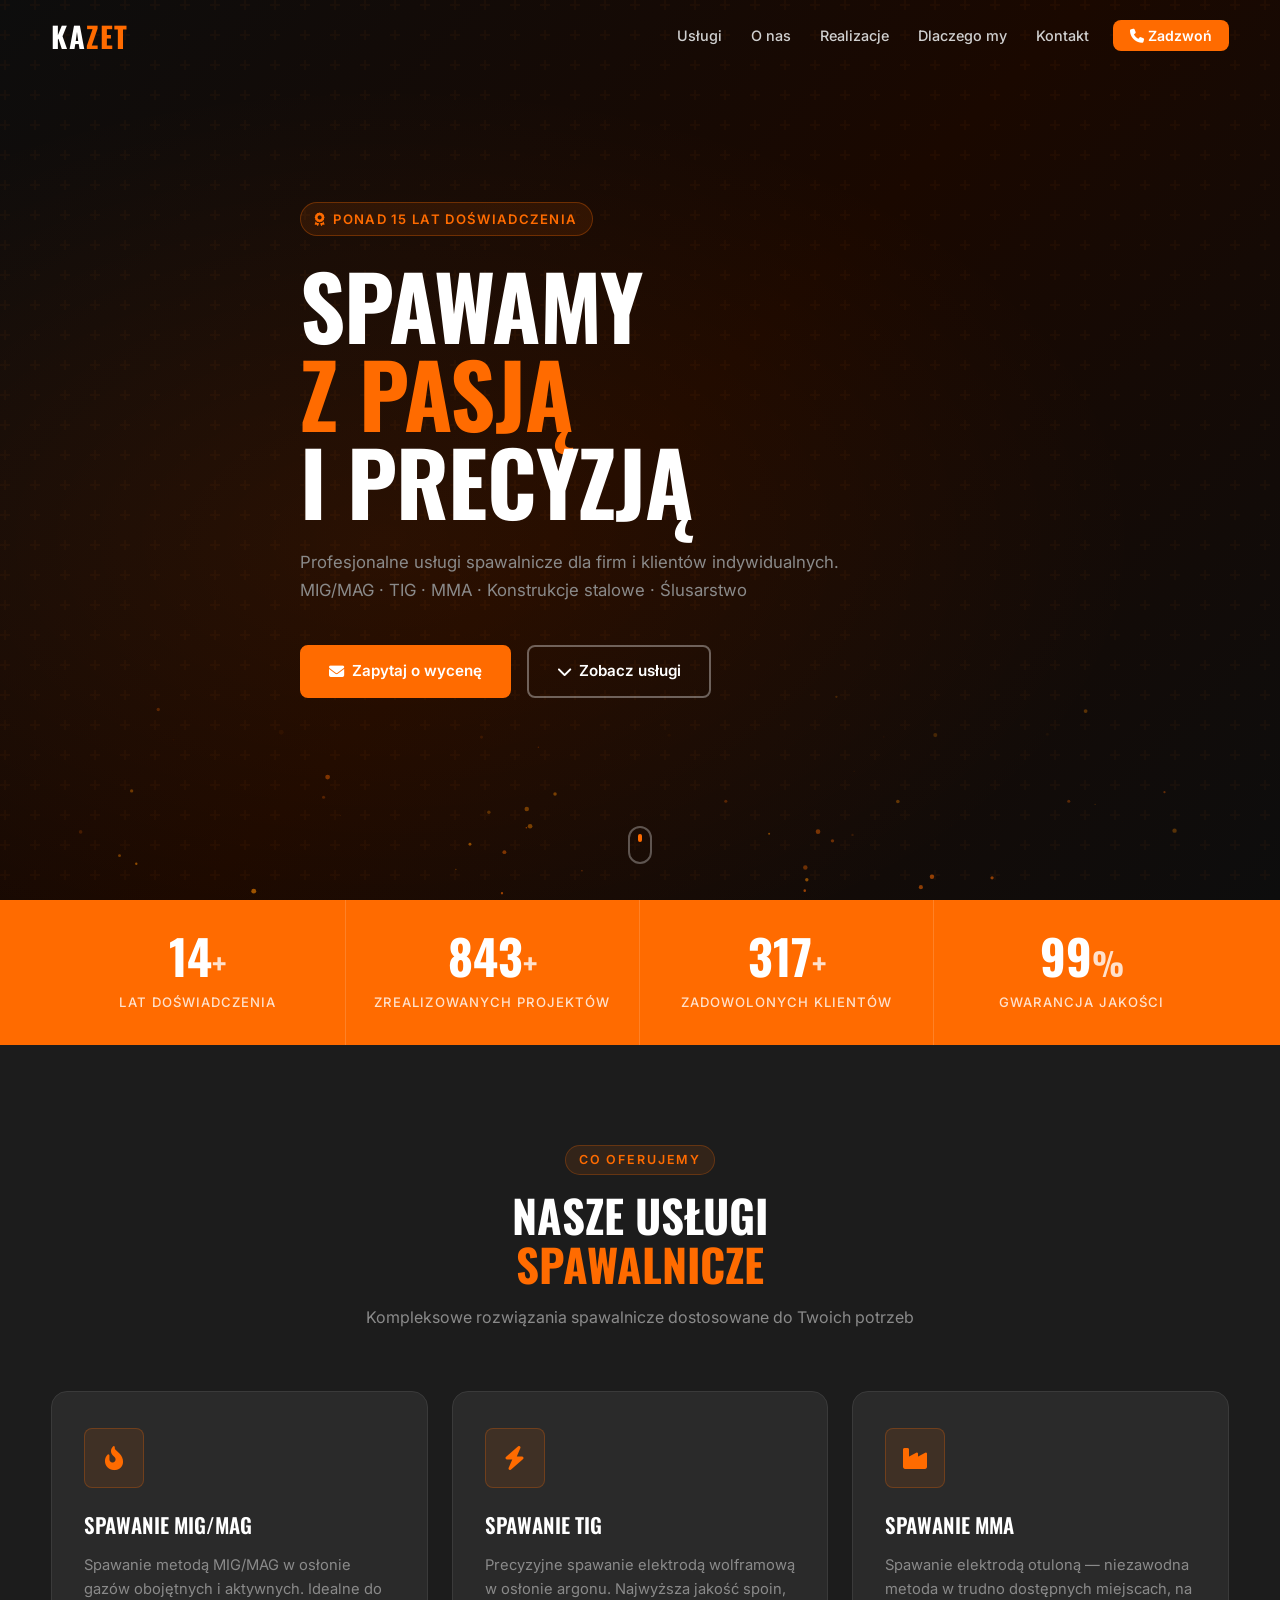
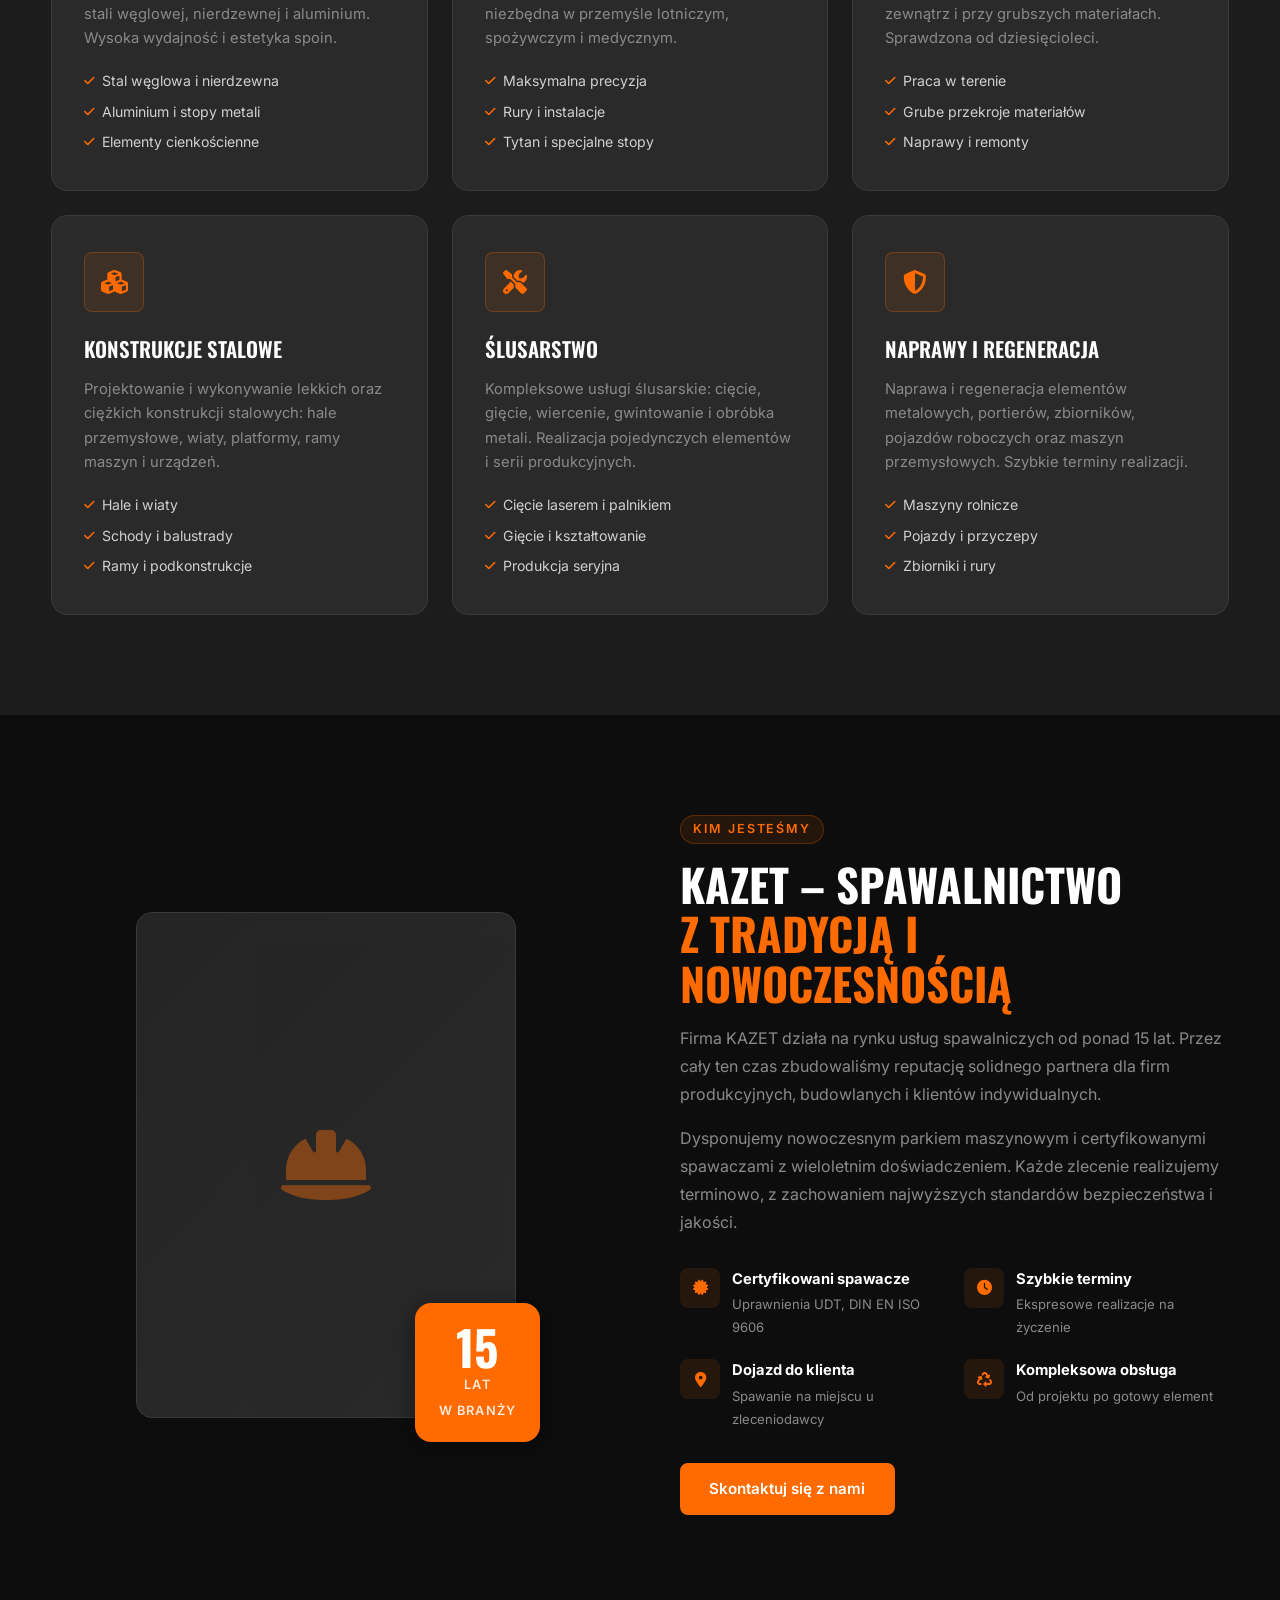
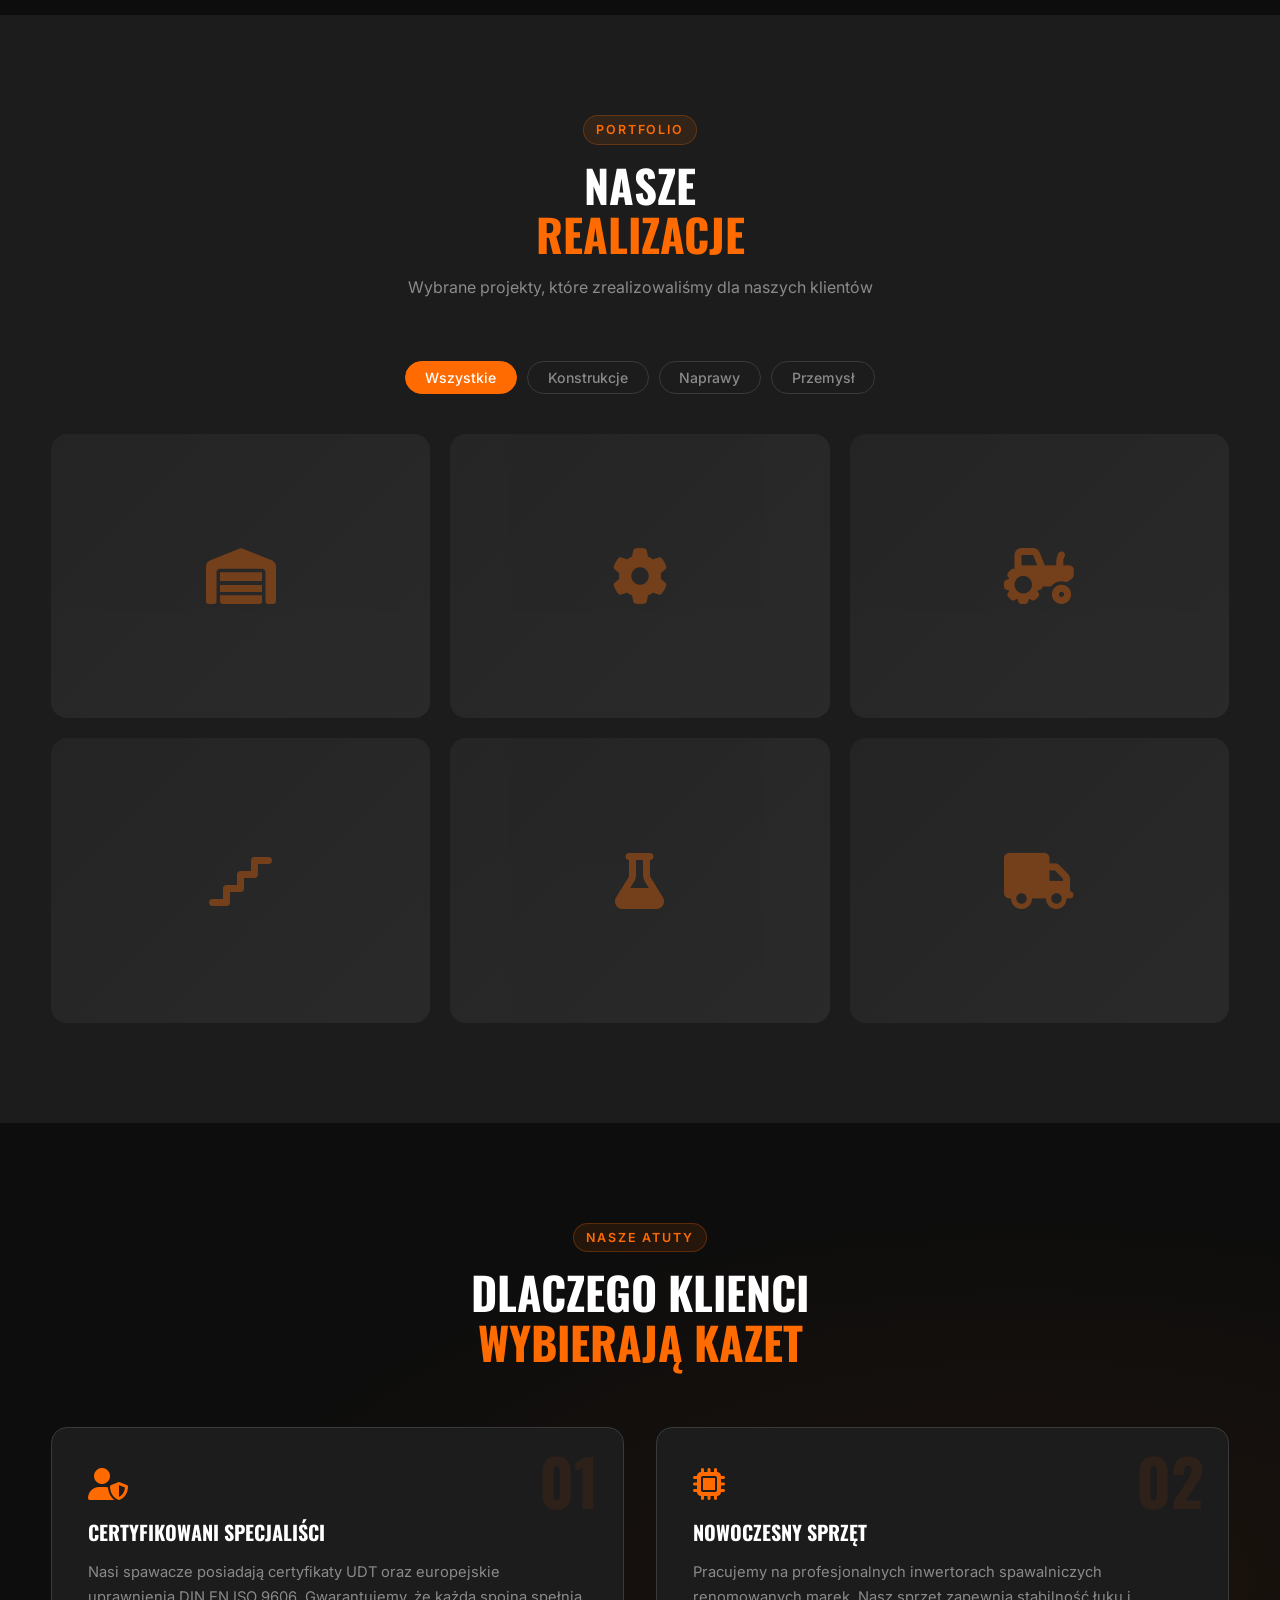
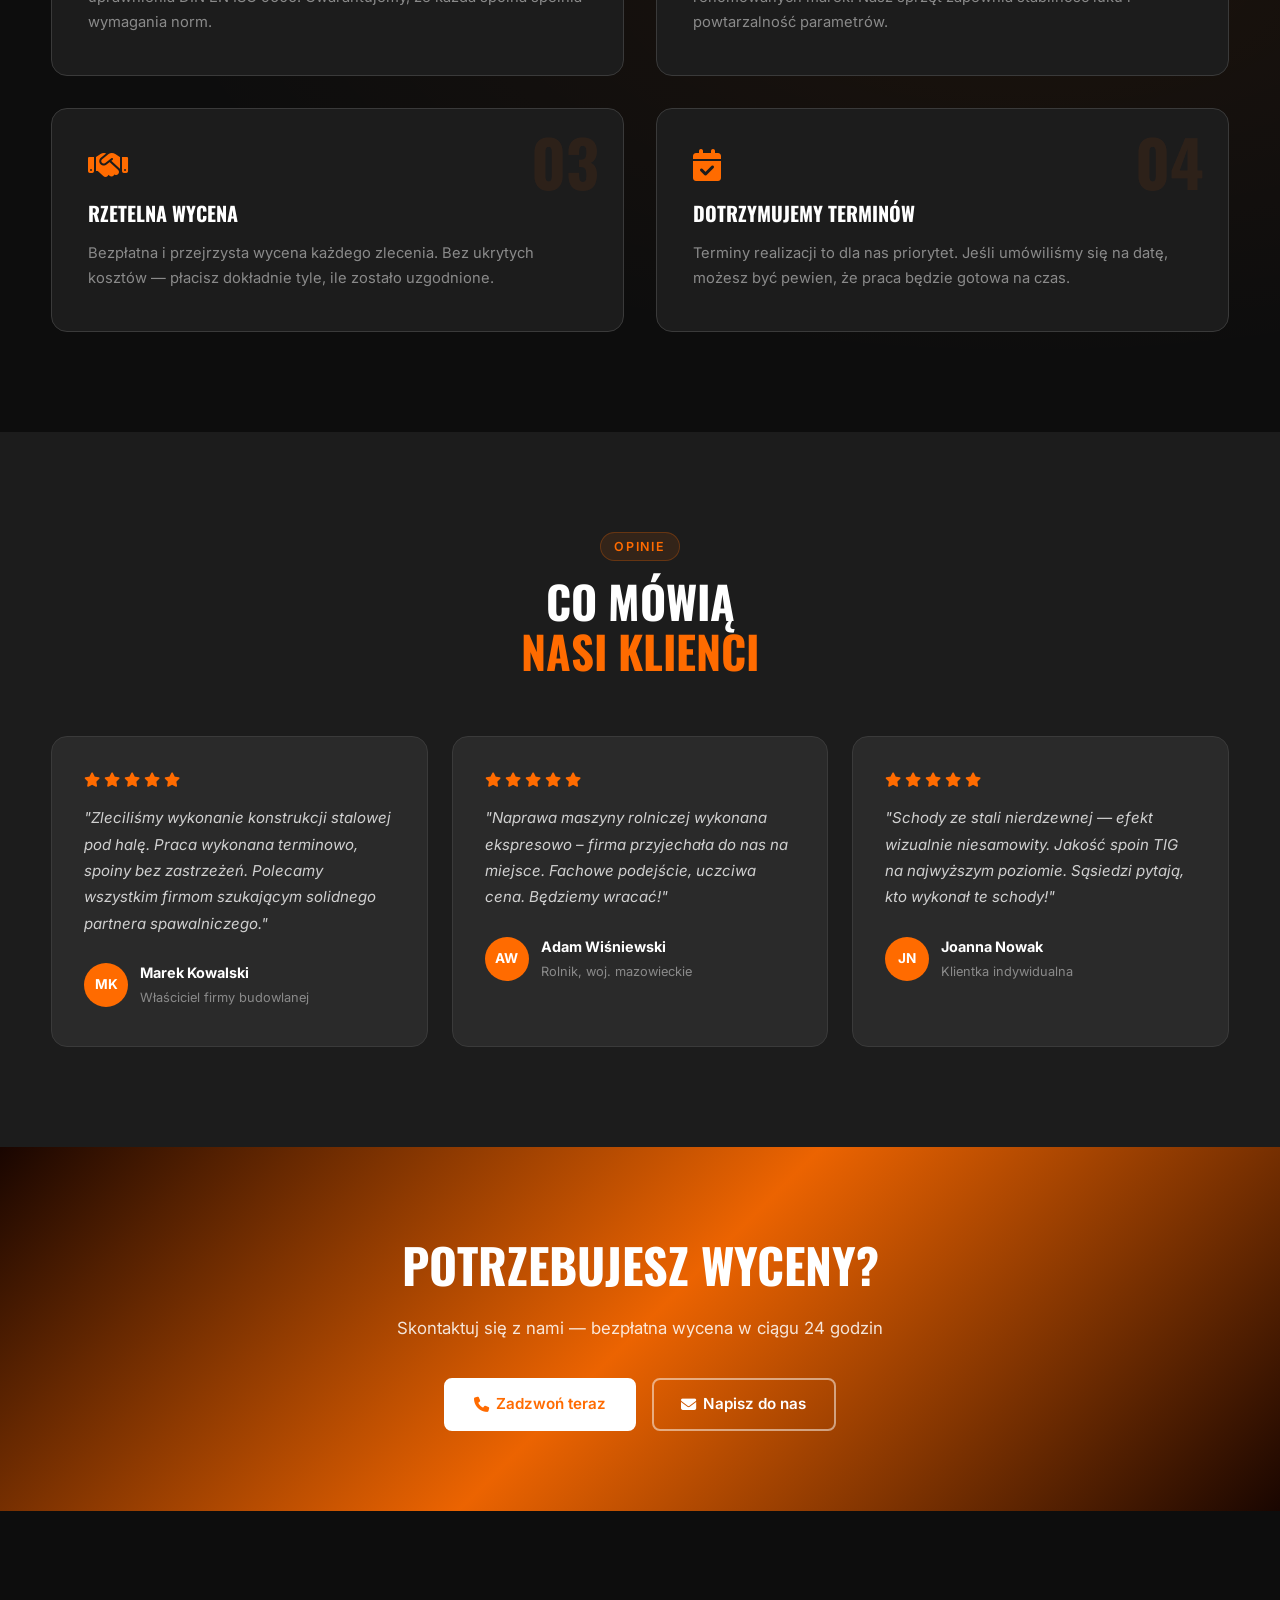
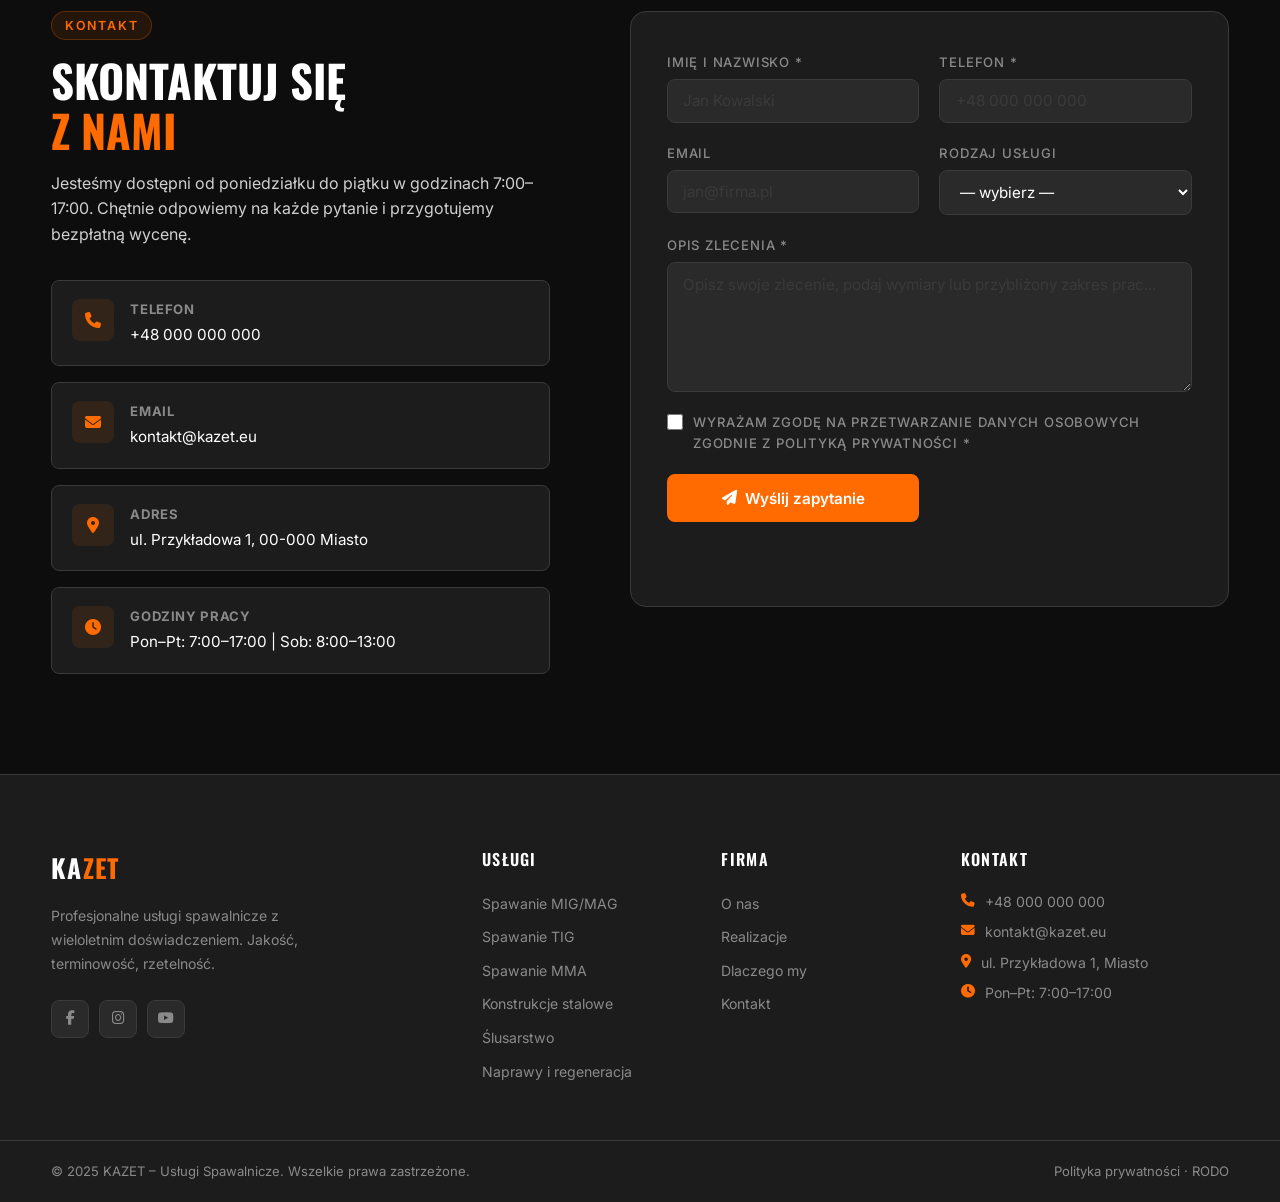
<file: website/index.html>
<!DOCTYPE html>
<html lang="pl">
<head>
  <meta charset="UTF-8" />
  <meta name="viewport" content="width=device-width, initial-scale=1.0" />
  <meta name="description" content="KAZET – profesjonalne usługi spawalnicze. Spawanie MIG/MAG, TIG, MMA. Konstrukcje stalowe, ślusarstwo, obróbka metali. Szybko, solidnie, z gwarancją." />
  <meta name="keywords" content="spawalnictwo, spawanie, MIG MAG, TIG, konstrukcje stalowe, usługi spawalnicze, ślusarz" />
  <title>KAZET – Profesjonalne Usługi Spawalnicze</title>

  <!-- Fonts -->
  <link rel="preconnect" href="https://fonts.googleapis.com" />
  <link rel="preconnect" href="https://fonts.gstatic.com" crossorigin />
  <link href="https://fonts.googleapis.com/css2?family=Oswald:wght@400;600;700&family=Inter:wght@300;400;500;600&display=swap" rel="stylesheet" />

  <!-- Icons -->
  <link rel="stylesheet" href="https://cdnjs.cloudflare.com/ajax/libs/font-awesome/6.5.0/css/all.min.css" />

  <link rel="stylesheet" href="style.css" />
</head>
<body>

  <!-- ===== NAWIGACJA ===== -->
  <header class="header" id="header">
    <nav class="nav container">
      <a href="#hero" class="nav__logo">
        <span class="logo-kaz">KA</span><span class="logo-zet">ZET</span>
      </a>

      <ul class="nav__menu" id="navMenu">
        <li><a href="#uslugi" class="nav__link">Usługi</a></li>
        <li><a href="#o-nas" class="nav__link">O nas</a></li>
        <li><a href="#realizacje" class="nav__link">Realizacje</a></li>
        <li><a href="#dlaczego-my" class="nav__link">Dlaczego my</a></li>
        <li><a href="#kontakt" class="nav__link">Kontakt</a></li>
        <li><a href="tel:+48000000000" class="nav__cta">
          <i class="fas fa-phone"></i> Zadzwoń
        </a></li>
      </ul>

      <button class="nav__toggle" id="navToggle" aria-label="Menu">
        <span></span><span></span><span></span>
      </button>
    </nav>
  </header>

  <!-- ===== HERO ===== -->
  <section class="hero" id="hero">
    <div class="hero__bg">
      <div class="hero__sparks" id="sparks"></div>
      <div class="hero__overlay"></div>
    </div>

    <div class="hero__content container">
      <div class="hero__badge reveal">
        <i class="fas fa-award"></i> Ponad 15 lat doświadczenia
      </div>
      <h1 class="hero__title reveal">
        Spawamy<br />
        <span class="hero__title--accent">z pasją</span><br />
        i precyzją
      </h1>
      <p class="hero__desc reveal">
        Profesjonalne usługi spawalnicze dla firm i klientów indywidualnych.<br />
        MIG/MAG · TIG · MMA · Konstrukcje stalowe · Ślusarstwo
      </p>
      <div class="hero__actions reveal">
        <a href="#kontakt" class="btn btn--primary">
          <i class="fas fa-envelope"></i> Zapytaj o wycenę
        </a>
        <a href="#uslugi" class="btn btn--ghost">
          <i class="fas fa-chevron-down"></i> Zobacz usługi
        </a>
      </div>
    </div>

    <div class="hero__scroll">
      <div class="scroll-indicator"></div>
    </div>
  </section>

  <!-- ===== STATS ===== -->
  <section class="stats">
    <div class="container stats__grid">
      <div class="stat-item">
        <span class="stat-number" data-target="15">0</span><span class="stat-suffix">+</span>
        <p>Lat doświadczenia</p>
      </div>
      <div class="stat-item">
        <span class="stat-number" data-target="850">0</span><span class="stat-suffix">+</span>
        <p>Zrealizowanych projektów</p>
      </div>
      <div class="stat-item">
        <span class="stat-number" data-target="320">0</span><span class="stat-suffix">+</span>
        <p>Zadowolonych klientów</p>
      </div>
      <div class="stat-item">
        <span class="stat-number" data-target="100">0</span><span class="stat-suffix">%</span>
        <p>Gwarancja jakości</p>
      </div>
    </div>
  </section>

  <!-- ===== USŁUGI ===== -->
  <section class="services section" id="uslugi">
    <div class="container">
      <div class="section-header reveal">
        <span class="section-tag">Co oferujemy</span>
        <h2 class="section-title">Nasze usługi<br /><span>spawalnicze</span></h2>
        <p class="section-desc">Kompleksowe rozwiązania spawalnicze dostosowane do Twoich potrzeb</p>
      </div>

      <div class="services__grid">
        <div class="service-card reveal">
          <div class="service-card__icon">
            <i class="fas fa-fire-flame-curved"></i>
          </div>
          <h3>Spawanie MIG/MAG</h3>
          <p>Spawanie metodą MIG/MAG w osłonie gazów obojętnych i aktywnych. Idealne do stali węglowej, nierdzewnej i aluminium. Wysoka wydajność i estetyka spoin.</p>
          <ul class="service-card__list">
            <li><i class="fas fa-check"></i> Stal węglowa i nierdzewna</li>
            <li><i class="fas fa-check"></i> Aluminium i stopy metali</li>
            <li><i class="fas fa-check"></i> Elementy cienkościenne</li>
          </ul>
        </div>

        <div class="service-card reveal">
          <div class="service-card__icon">
            <i class="fas fa-bolt"></i>
          </div>
          <h3>Spawanie TIG</h3>
          <p>Precyzyjne spawanie elektrodą wolframową w osłonie argonu. Najwyższa jakość spoin, niezbędna w przemyśle lotniczym, spożywczym i medycznym.</p>
          <ul class="service-card__list">
            <li><i class="fas fa-check"></i> Maksymalna precyzja</li>
            <li><i class="fas fa-check"></i> Rury i instalacje</li>
            <li><i class="fas fa-check"></i> Tytan i specjalne stopy</li>
          </ul>
        </div>

        <div class="service-card reveal">
          <div class="service-card__icon">
            <i class="fas fa-industry"></i>
          </div>
          <h3>Spawanie MMA</h3>
          <p>Spawanie elektrodą otuloną — niezawodna metoda w trudno dostępnych miejscach, na zewnątrz i przy grubszych materiałach. Sprawdzona od dziesięcioleci.</p>
          <ul class="service-card__list">
            <li><i class="fas fa-check"></i> Praca w terenie</li>
            <li><i class="fas fa-check"></i> Grube przekroje materiałów</li>
            <li><i class="fas fa-check"></i> Naprawy i remonty</li>
          </ul>
        </div>

        <div class="service-card reveal">
          <div class="service-card__icon">
            <i class="fas fa-cubes"></i>
          </div>
          <h3>Konstrukcje stalowe</h3>
          <p>Projektowanie i wykonywanie lekkich oraz ciężkich konstrukcji stalowych: hale przemysłowe, wiaty, platformy, ramy maszyn i urządzeń.</p>
          <ul class="service-card__list">
            <li><i class="fas fa-check"></i> Hale i wiaty</li>
            <li><i class="fas fa-check"></i> Schody i balustrady</li>
            <li><i class="fas fa-check"></i> Ramy i podkonstrukcje</li>
          </ul>
        </div>

        <div class="service-card reveal">
          <div class="service-card__icon">
            <i class="fas fa-tools"></i>
          </div>
          <h3>Ślusarstwo</h3>
          <p>Kompleksowe usługi ślusarskie: cięcie, gięcie, wiercenie, gwintowanie i obróbka metali. Realizacja pojedynczych elementów i serii produkcyjnych.</p>
          <ul class="service-card__list">
            <li><i class="fas fa-check"></i> Cięcie laserem i palnikiem</li>
            <li><i class="fas fa-check"></i> Gięcie i kształtowanie</li>
            <li><i class="fas fa-check"></i> Produkcja seryjna</li>
          </ul>
        </div>

        <div class="service-card reveal">
          <div class="service-card__icon">
            <i class="fas fa-shield-halved"></i>
          </div>
          <h3>Naprawy i regeneracja</h3>
          <p>Naprawa i regeneracja elementów metalowych, portierów, zbiorników, pojazdów roboczych oraz maszyn przemysłowych. Szybkie terminy realizacji.</p>
          <ul class="service-card__list">
            <li><i class="fas fa-check"></i> Maszyny rolnicze</li>
            <li><i class="fas fa-check"></i> Pojazdy i przyczepy</li>
            <li><i class="fas fa-check"></i> Zbiorniki i rury</li>
          </ul>
        </div>
      </div>
    </div>
  </section>

  <!-- ===== O NAS ===== -->
  <section class="about section" id="o-nas">
    <div class="container about__grid">
      <div class="about__visual reveal">
        <div class="about__img-wrap">
          <div class="about__img-main">
            <div class="about__img-placeholder">
              <i class="fas fa-hard-hat"></i>
            </div>
          </div>
          <div class="about__badge-years">
            <strong>15</strong>
            <span>lat<br/>w branży</span>
          </div>
        </div>
      </div>

      <div class="about__content reveal">
        <span class="section-tag">Kim jesteśmy</span>
        <h2 class="section-title">KAZET – spawalnictwo<br /><span>z tradycją i nowoczesnością</span></h2>
        <p>Firma KAZET działa na rynku usług spawalniczych od ponad 15 lat. Przez cały ten czas zbudowaliśmy reputację solidnego partnera dla firm produkcyjnych, budowlanych i klientów indywidualnych.</p>
        <p>Dysponujemy nowoczesnym parkiem maszynowym i certyfikowanymi spawaczami z wieloletnim doświadczeniem. Każde zlecenie realizujemy terminowo, z zachowaniem najwyższych standardów bezpieczeństwa i jakości.</p>

        <div class="about__features">
          <div class="about__feature">
            <i class="fas fa-certificate"></i>
            <div>
              <strong>Certyfikowani spawacze</strong>
              <p>Uprawnienia UDT, DIN EN ISO 9606</p>
            </div>
          </div>
          <div class="about__feature">
            <i class="fas fa-clock"></i>
            <div>
              <strong>Szybkie terminy</strong>
              <p>Ekspresowe realizacje na życzenie</p>
            </div>
          </div>
          <div class="about__feature">
            <i class="fas fa-map-marker-alt"></i>
            <div>
              <strong>Dojazd do klienta</strong>
              <p>Spawanie na miejscu u zleceniodawcy</p>
            </div>
          </div>
          <div class="about__feature">
            <i class="fas fa-recycle"></i>
            <div>
              <strong>Kompleksowa obsługa</strong>
              <p>Od projektu po gotowy element</p>
            </div>
          </div>
        </div>

        <a href="#kontakt" class="btn btn--primary">Skontaktuj się z nami</a>
      </div>
    </div>
  </section>

  <!-- ===== REALIZACJE ===== -->
  <section class="portfolio section" id="realizacje">
    <div class="container">
      <div class="section-header reveal">
        <span class="section-tag">Portfolio</span>
        <h2 class="section-title">Nasze<br /><span>realizacje</span></h2>
        <p class="section-desc">Wybrane projekty, które zrealizowaliśmy dla naszych klientów</p>
      </div>

      <div class="portfolio__filter reveal">
        <button class="filter-btn active" data-filter="all">Wszystkie</button>
        <button class="filter-btn" data-filter="konstrukcje">Konstrukcje</button>
        <button class="filter-btn" data-filter="naprawy">Naprawy</button>
        <button class="filter-btn" data-filter="przemysl">Przemysł</button>
      </div>

      <div class="portfolio__grid">
        <div class="portfolio-item reveal" data-category="konstrukcje">
          <div class="portfolio-item__img">
            <div class="portfolio-item__placeholder"><i class="fas fa-warehouse"></i></div>
            <div class="portfolio-item__overlay">
              <h4>Wiata magazynowa</h4>
              <p>Konstrukcja stalowa 300m²</p>
              <span class="portfolio-item__tag">Konstrukcje</span>
            </div>
          </div>
        </div>

        <div class="portfolio-item reveal" data-category="przemysl">
          <div class="portfolio-item__img">
            <div class="portfolio-item__placeholder"><i class="fas fa-cog"></i></div>
            <div class="portfolio-item__overlay">
              <h4>Rama maszyny CNC</h4>
              <p>Spawanie precyzyjne TIG</p>
              <span class="portfolio-item__tag">Przemysł</span>
            </div>
          </div>
        </div>

        <div class="portfolio-item reveal" data-category="naprawy">
          <div class="portfolio-item__img">
            <div class="portfolio-item__placeholder"><i class="fas fa-tractor"></i></div>
            <div class="portfolio-item__overlay">
              <h4>Remont maszyny rolniczej</h4>
              <p>Regeneracja elementów</p>
              <span class="portfolio-item__tag">Naprawy</span>
            </div>
          </div>
        </div>

        <div class="portfolio-item reveal" data-category="konstrukcje">
          <div class="portfolio-item__img">
            <div class="portfolio-item__placeholder"><i class="fas fa-stairs"></i></div>
            <div class="portfolio-item__overlay">
              <h4>Schody i balustrada</h4>
              <p>Stal nierdzewna, MIG/MAG</p>
              <span class="portfolio-item__tag">Konstrukcje</span>
            </div>
          </div>
        </div>

        <div class="portfolio-item reveal" data-category="przemysl">
          <div class="portfolio-item__img">
            <div class="portfolio-item__placeholder"><i class="fas fa-flask"></i></div>
            <div class="portfolio-item__overlay">
              <h4>Zbiornik inox</h4>
              <p>Spawanie TIG, stal nierdzewna</p>
              <span class="portfolio-item__tag">Przemysł</span>
            </div>
          </div>
        </div>

        <div class="portfolio-item reveal" data-category="naprawy">
          <div class="portfolio-item__img">
            <div class="portfolio-item__placeholder"><i class="fas fa-truck"></i></div>
            <div class="portfolio-item__overlay">
              <h4>Naprawa naczepy TIR</h4>
              <p>MMA, praca w terenie</p>
              <span class="portfolio-item__tag">Naprawy</span>
            </div>
          </div>
        </div>
      </div>
    </div>
  </section>

  <!-- ===== DLACZEGO MY ===== -->
  <section class="why section" id="dlaczego-my">
    <div class="why__bg"></div>
    <div class="container">
      <div class="section-header reveal">
        <span class="section-tag">Nasze atuty</span>
        <h2 class="section-title">Dlaczego klienci<br /><span>wybierają KAZET</span></h2>
      </div>

      <div class="why__grid">
        <div class="why-item reveal">
          <div class="why-item__num">01</div>
          <i class="fas fa-user-shield why-item__icon"></i>
          <h3>Certyfikowani specjaliści</h3>
          <p>Nasi spawacze posiadają certyfikaty UDT oraz europejskie uprawnienia DIN EN ISO 9606. Gwarantujemy, że każda spoina spełnia wymagania norm.</p>
        </div>

        <div class="why-item reveal">
          <div class="why-item__num">02</div>
          <i class="fas fa-microchip why-item__icon"></i>
          <h3>Nowoczesny sprzęt</h3>
          <p>Pracujemy na profesjonalnych inwertorach spawalniczych renomowanych marek. Nasz sprzęt zapewnia stabilność łuku i powtarzalność parametrów.</p>
        </div>

        <div class="why-item reveal">
          <div class="why-item__num">03</div>
          <i class="fas fa-handshake why-item__icon"></i>
          <h3>Rzetelna wycena</h3>
          <p>Bezpłatna i przejrzysta wycena każdego zlecenia. Bez ukrytych kosztów — płacisz dokładnie tyle, ile zostało uzgodnione.</p>
        </div>

        <div class="why-item reveal">
          <div class="why-item__num">04</div>
          <i class="fas fa-calendar-check why-item__icon"></i>
          <h3>Dotrzymujemy terminów</h3>
          <p>Terminy realizacji to dla nas priorytet. Jeśli umówiliśmy się na datę, możesz być pewien, że praca będzie gotowa na czas.</p>
        </div>
      </div>
    </div>
  </section>

  <!-- ===== OPINIE ===== -->
  <section class="testimonials section">
    <div class="container">
      <div class="section-header reveal">
        <span class="section-tag">Opinie</span>
        <h2 class="section-title">Co mówią<br /><span>nasi klienci</span></h2>
      </div>

      <div class="testimonials__track reveal">
        <div class="testimonial-card">
          <div class="testimonial-card__stars">
            <i class="fas fa-star"></i><i class="fas fa-star"></i><i class="fas fa-star"></i>
            <i class="fas fa-star"></i><i class="fas fa-star"></i>
          </div>
          <p>"Zleciliśmy wykonanie konstrukcji stalowej pod halę. Praca wykonana terminowo, spoiny bez zastrzeżeń. Polecamy wszystkim firmom szukającym solidnego partnera spawalniczego."</p>
          <div class="testimonial-card__author">
            <div class="author-avatar">MK</div>
            <div>
              <strong>Marek Kowalski</strong>
              <span>Właściciel firmy budowlanej</span>
            </div>
          </div>
        </div>

        <div class="testimonial-card">
          <div class="testimonial-card__stars">
            <i class="fas fa-star"></i><i class="fas fa-star"></i><i class="fas fa-star"></i>
            <i class="fas fa-star"></i><i class="fas fa-star"></i>
          </div>
          <p>"Naprawa maszyny rolniczej wykonana ekspresowo – firma przyjechała do nas na miejsce. Fachowe podejście, uczciwa cena. Będziemy wracać!"</p>
          <div class="testimonial-card__author">
            <div class="author-avatar">AW</div>
            <div>
              <strong>Adam Wiśniewski</strong>
              <span>Rolnik, woj. mazowieckie</span>
            </div>
          </div>
        </div>

        <div class="testimonial-card">
          <div class="testimonial-card__stars">
            <i class="fas fa-star"></i><i class="fas fa-star"></i><i class="fas fa-star"></i>
            <i class="fas fa-star"></i><i class="fas fa-star"></i>
          </div>
          <p>"Schody ze stali nierdzewnej — efekt wizualnie niesamowity. Jakość spoin TIG na najwyższym poziomie. Sąsiedzi pytają, kto wykonał te schody!"</p>
          <div class="testimonial-card__author">
            <div class="author-avatar">JN</div>
            <div>
              <strong>Joanna Nowak</strong>
              <span>Klientka indywidualna</span>
            </div>
          </div>
        </div>
      </div>
    </div>
  </section>

  <!-- ===== CTA BANNER ===== -->
  <section class="cta-banner">
    <div class="cta-banner__bg"></div>
    <div class="container cta-banner__content reveal">
      <h2>Potrzebujesz wyceny?</h2>
      <p>Skontaktuj się z nami — bezpłatna wycena w ciągu 24 godzin</p>
      <div class="cta-banner__actions">
        <a href="tel:+48000000000" class="btn btn--primary">
          <i class="fas fa-phone"></i> Zadzwoń teraz
        </a>
        <a href="#kontakt" class="btn btn--ghost-light">
          <i class="fas fa-envelope"></i> Napisz do nas
        </a>
      </div>
    </div>
  </section>

  <!-- ===== KONTAKT ===== -->
  <section class="contact section" id="kontakt">
    <div class="container contact__grid">
      <div class="contact__info reveal">
        <span class="section-tag">Kontakt</span>
        <h2 class="section-title">Skontaktuj się<br /><span>z nami</span></h2>
        <p>Jesteśmy dostępni od poniedziałku do piątku w godzinach 7:00–17:00. Chętnie odpowiemy na każde pytanie i przygotujemy bezpłatną wycenę.</p>

        <div class="contact__details">
          <a href="tel:+48000000000" class="contact__item">
            <div class="contact__item-icon"><i class="fas fa-phone"></i></div>
            <div>
              <strong>Telefon</strong>
              <span>+48 000 000 000</span>
            </div>
          </a>
          <a href="mailto:kontakt@kazet.eu" class="contact__item">
            <div class="contact__item-icon"><i class="fas fa-envelope"></i></div>
            <div>
              <strong>Email</strong>
              <span>kontakt@kazet.eu</span>
            </div>
          </a>
          <div class="contact__item">
            <div class="contact__item-icon"><i class="fas fa-map-marker-alt"></i></div>
            <div>
              <strong>Adres</strong>
              <span>ul. Przykładowa 1, 00-000 Miasto</span>
            </div>
          </div>
          <div class="contact__item">
            <div class="contact__item-icon"><i class="fas fa-clock"></i></div>
            <div>
              <strong>Godziny pracy</strong>
              <span>Pon–Pt: 7:00–17:00 | Sob: 8:00–13:00</span>
            </div>
          </div>
        </div>
      </div>

      <div class="contact__form-wrap reveal">
        <form class="contact__form" id="contactForm" novalidate>
          <div class="form-group">
            <label for="name">Imię i nazwisko *</label>
            <input type="text" id="name" name="name" placeholder="Jan Kowalski" required />
          </div>
          <div class="form-group">
            <label for="phone">Telefon *</label>
            <input type="tel" id="phone" name="phone" placeholder="+48 000 000 000" required />
          </div>
          <div class="form-group">
            <label for="email">Email</label>
            <input type="email" id="email" name="email" placeholder="jan@firma.pl" />
          </div>
          <div class="form-group">
            <label for="service">Rodzaj usługi</label>
            <select id="service" name="service">
              <option value="">— wybierz —</option>
              <option value="mig-mag">Spawanie MIG/MAG</option>
              <option value="tig">Spawanie TIG</option>
              <option value="mma">Spawanie MMA</option>
              <option value="konstrukcje">Konstrukcje stalowe</option>
              <option value="slusarstwo">Ślusarstwo</option>
              <option value="naprawy">Naprawy i regeneracja</option>
              <option value="inne">Inne</option>
            </select>
          </div>
          <div class="form-group form-group--full">
            <label for="message">Opis zlecenia *</label>
            <textarea id="message" name="message" rows="5" placeholder="Opisz swoje zlecenie, podaj wymiary lub przybliżony zakres prac..." required></textarea>
          </div>
          <div class="form-group form-group--full form-group--check">
            <label class="checkbox-label">
              <input type="checkbox" id="rodo" name="rodo" required />
              <span>Wyrażam zgodę na przetwarzanie danych osobowych zgodnie z Polityką Prywatności *</span>
            </label>
          </div>
          <button type="submit" class="btn btn--primary btn--full">
            <i class="fas fa-paper-plane"></i> Wyślij zapytanie
          </button>
          <div class="form-status" id="formStatus"></div>
        </form>
      </div>
    </div>
  </section>

  <!-- ===== FOOTER ===== -->
  <footer class="footer">
    <div class="container footer__grid">
      <div class="footer__brand">
        <a href="#hero" class="nav__logo">
          <span class="logo-kaz">KA</span><span class="logo-zet">ZET</span>
        </a>
        <p>Profesjonalne usługi spawalnicze z wieloletnim doświadczeniem. Jakość, terminowość, rzetelność.</p>
        <div class="footer__social">
          <a href="#" aria-label="Facebook"><i class="fab fa-facebook-f"></i></a>
          <a href="#" aria-label="Instagram"><i class="fab fa-instagram"></i></a>
          <a href="#" aria-label="YouTube"><i class="fab fa-youtube"></i></a>
        </div>
      </div>

      <div class="footer__col">
        <h4>Usługi</h4>
        <ul>
          <li><a href="#uslugi">Spawanie MIG/MAG</a></li>
          <li><a href="#uslugi">Spawanie TIG</a></li>
          <li><a href="#uslugi">Spawanie MMA</a></li>
          <li><a href="#uslugi">Konstrukcje stalowe</a></li>
          <li><a href="#uslugi">Ślusarstwo</a></li>
          <li><a href="#uslugi">Naprawy i regeneracja</a></li>
        </ul>
      </div>

      <div class="footer__col">
        <h4>Firma</h4>
        <ul>
          <li><a href="#o-nas">O nas</a></li>
          <li><a href="#realizacje">Realizacje</a></li>
          <li><a href="#dlaczego-my">Dlaczego my</a></li>
          <li><a href="#kontakt">Kontakt</a></li>
        </ul>
      </div>

      <div class="footer__col">
        <h4>Kontakt</h4>
        <ul class="footer__contact">
          <li><i class="fas fa-phone"></i> <a href="tel:+48000000000">+48 000 000 000</a></li>
          <li><i class="fas fa-envelope"></i> <a href="mailto:kontakt@kazet.eu">kontakt@kazet.eu</a></li>
          <li><i class="fas fa-map-marker-alt"></i> ul. Przykładowa 1, Miasto</li>
          <li><i class="fas fa-clock"></i> Pon–Pt: 7:00–17:00</li>
        </ul>
      </div>
    </div>

    <div class="footer__bottom">
      <div class="container">
        <p>&copy; 2025 KAZET – Usługi Spawalnicze. Wszelkie prawa zastrzeżone.</p>
        <p><a href="#">Polityka prywatności</a> · <a href="#">RODO</a></p>
      </div>
    </div>
  </footer>

  <!-- Back to top -->
  <button class="back-to-top" id="backToTop" aria-label="Wróć na górę">
    <i class="fas fa-chevron-up"></i>
  </button>

  <script src="script.js"></script>
</body>
</html>
</file>
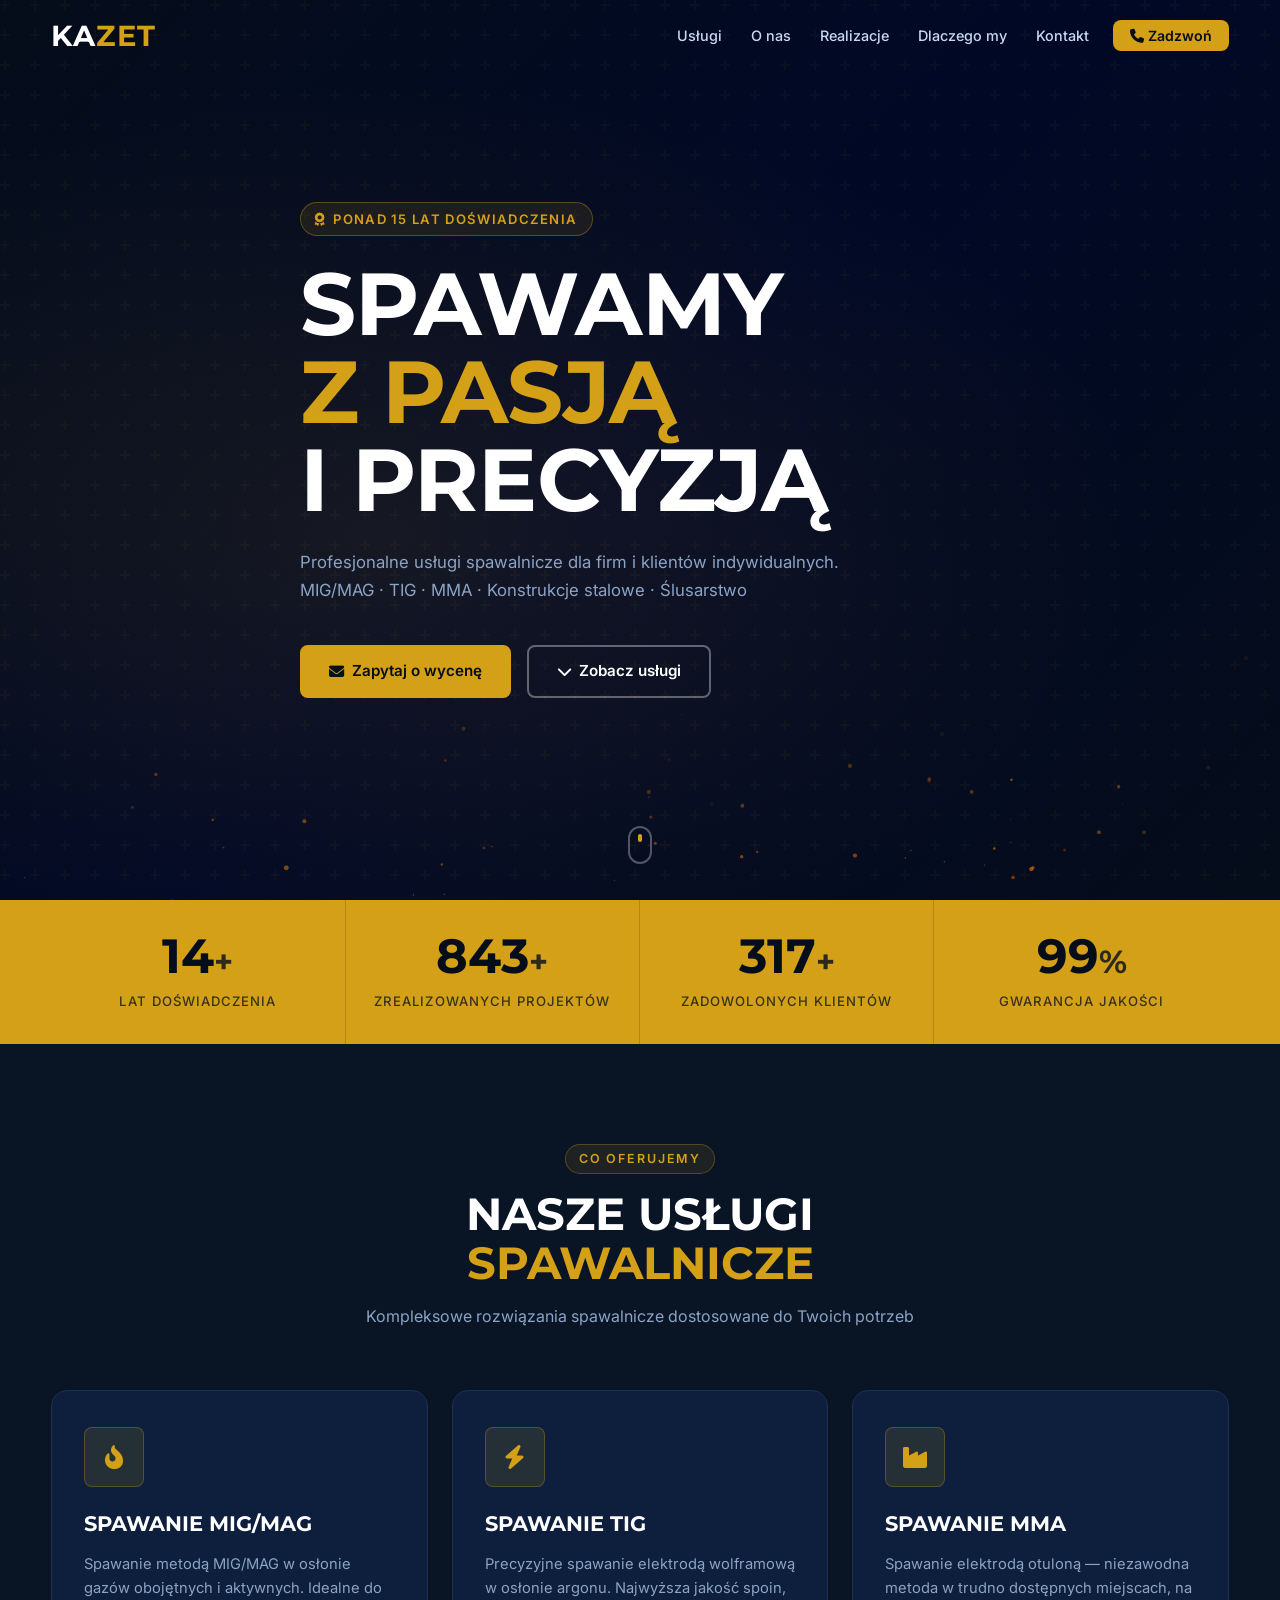
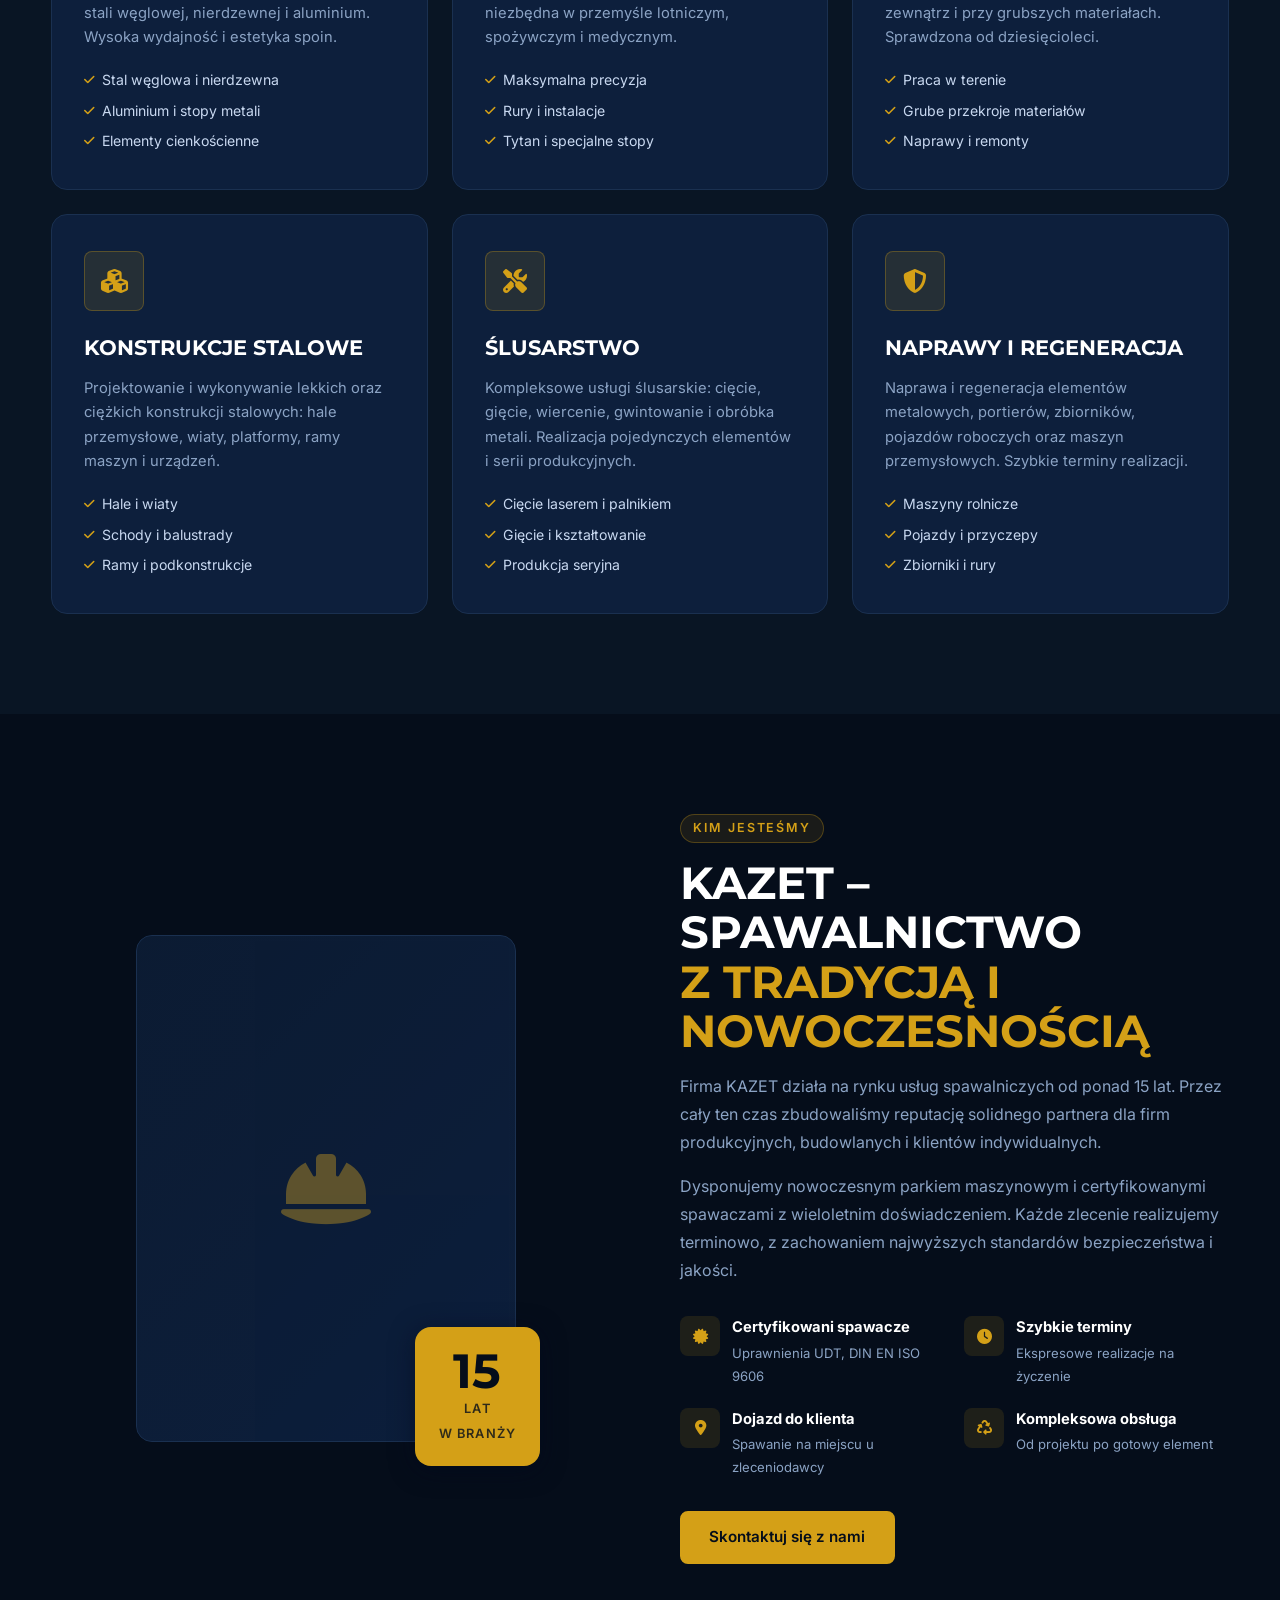
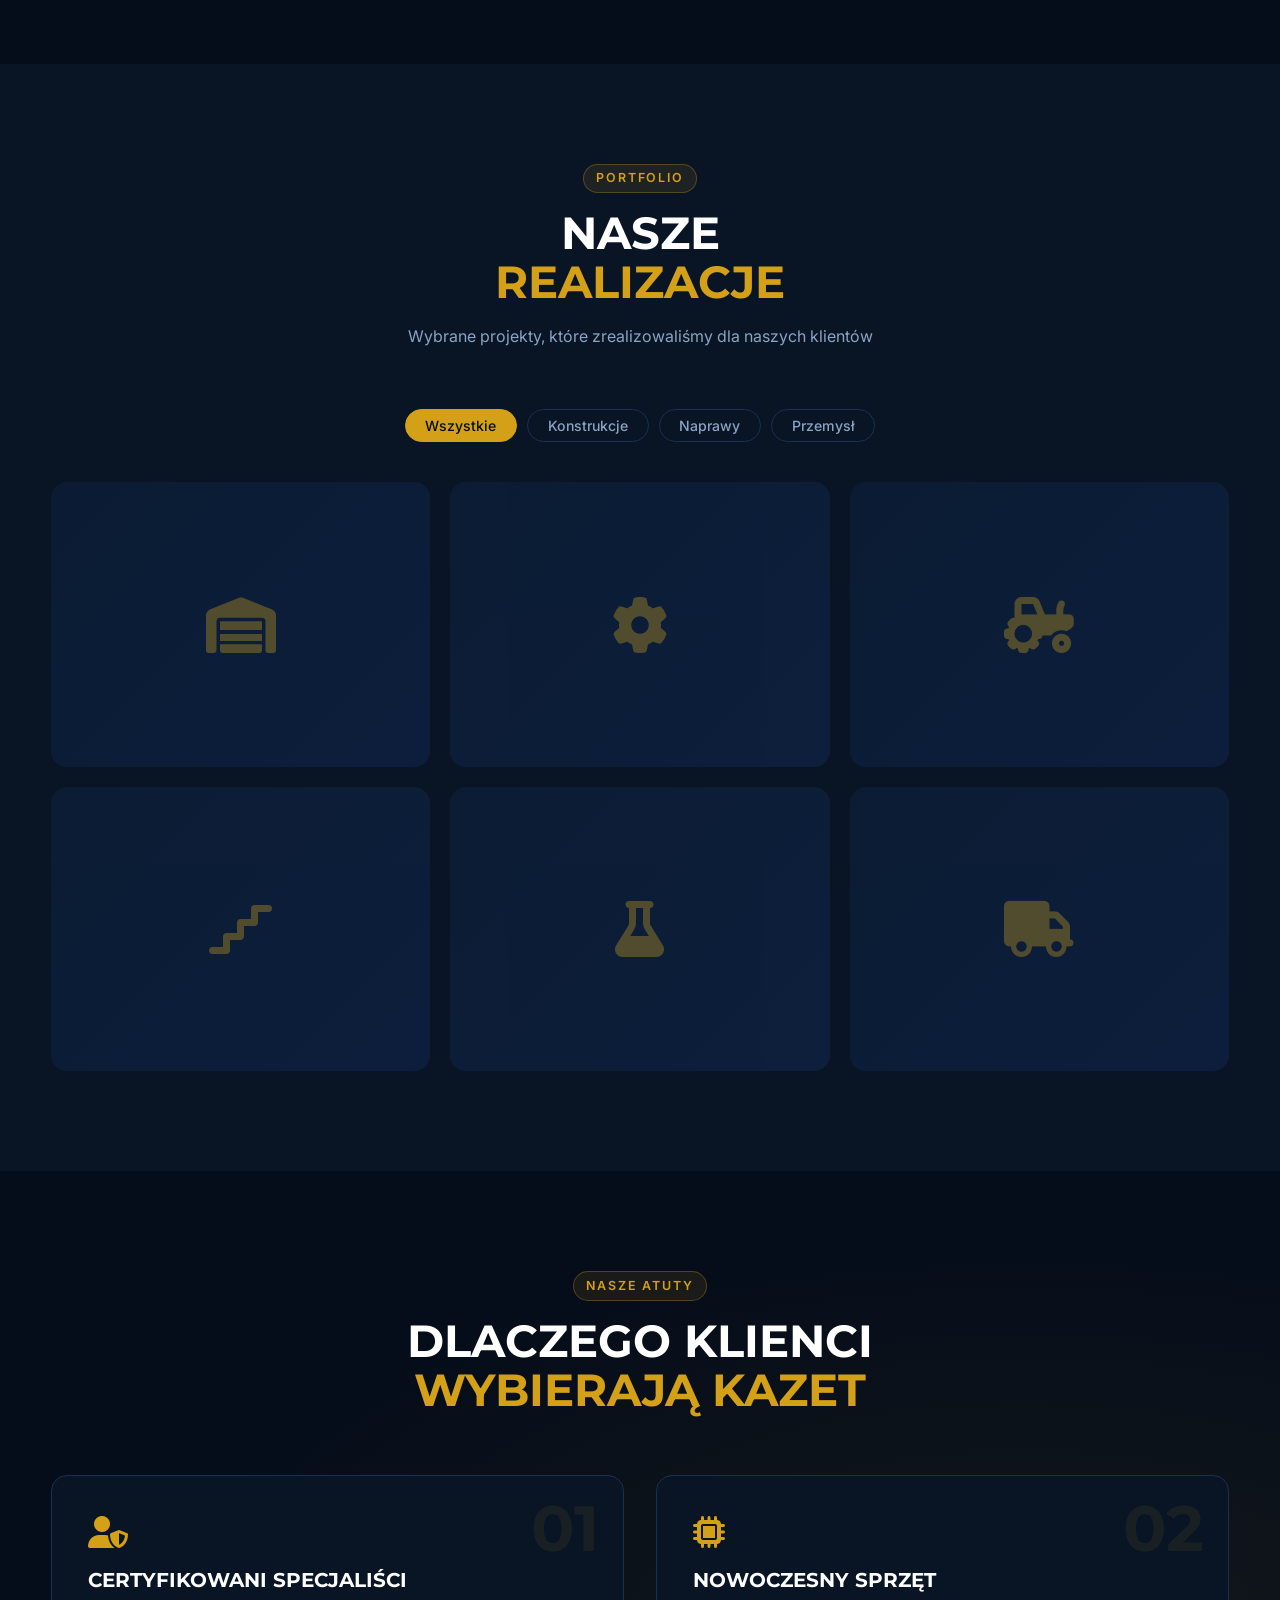
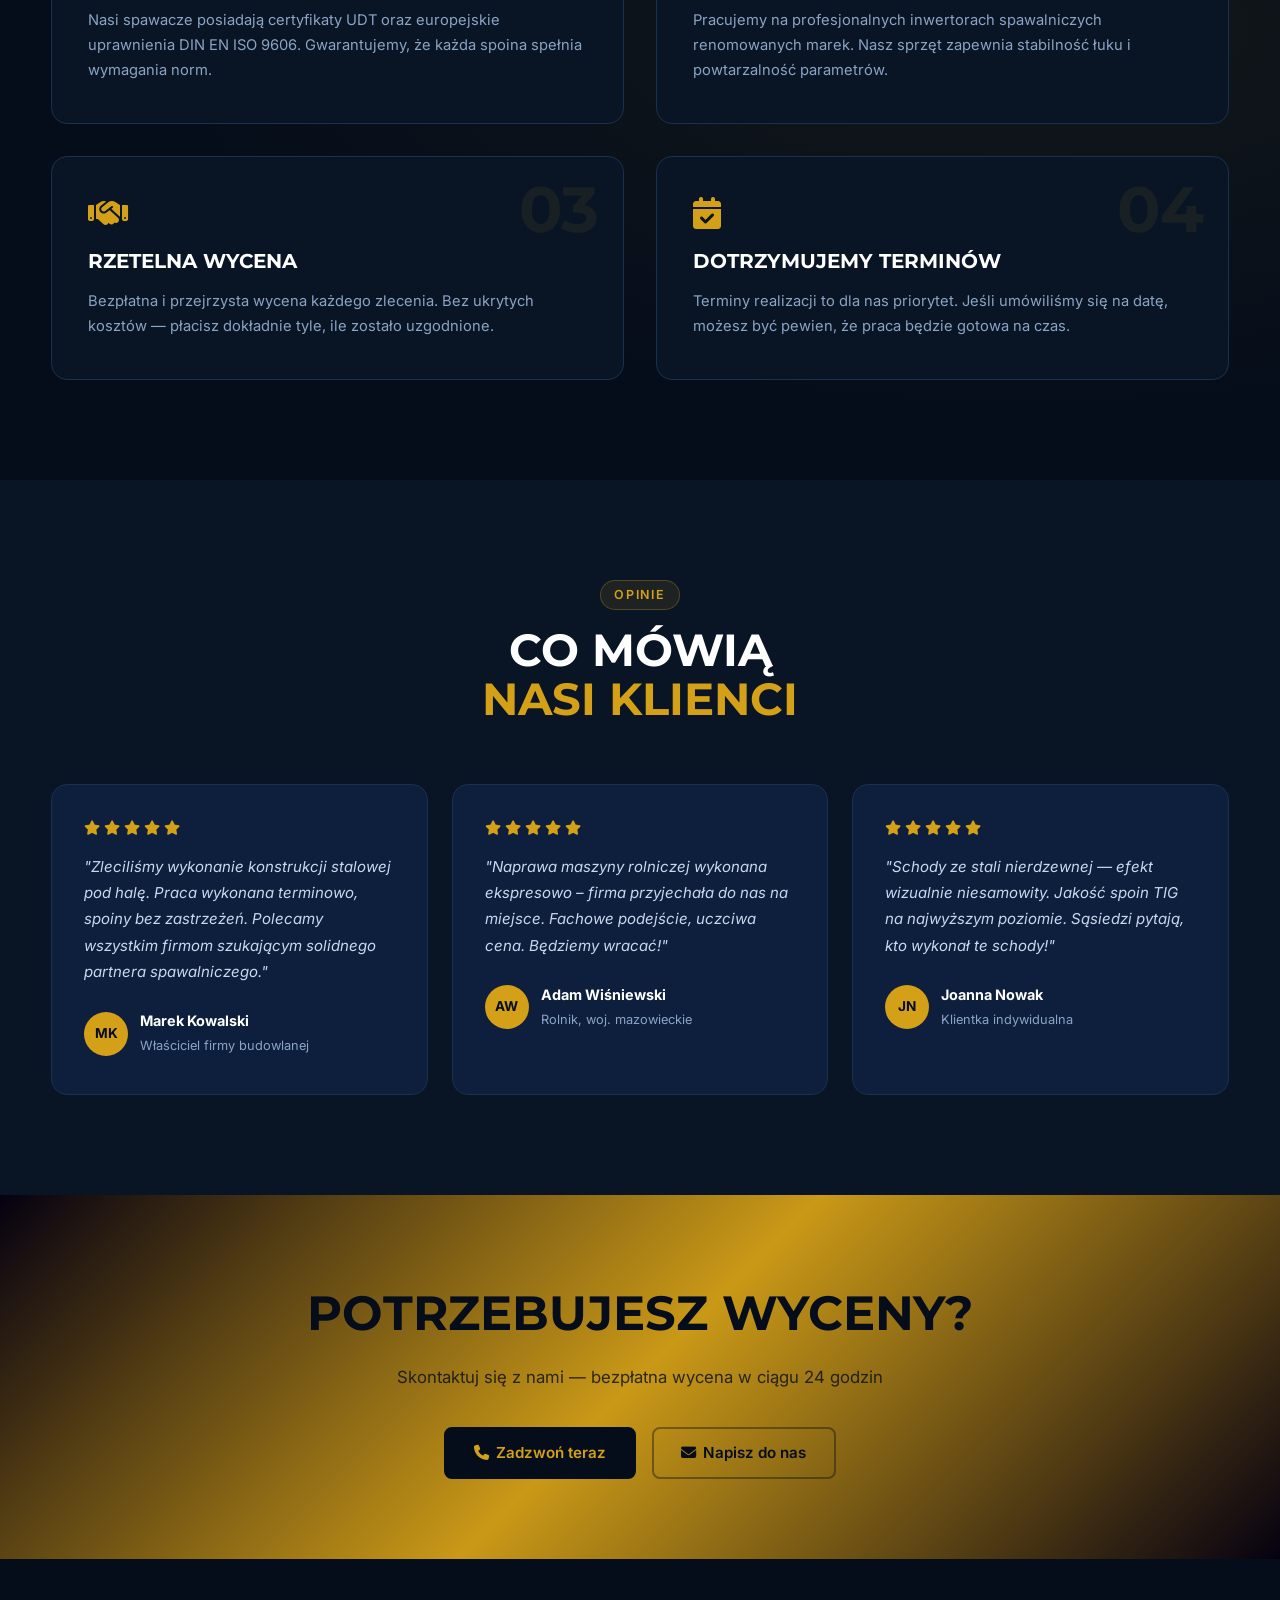
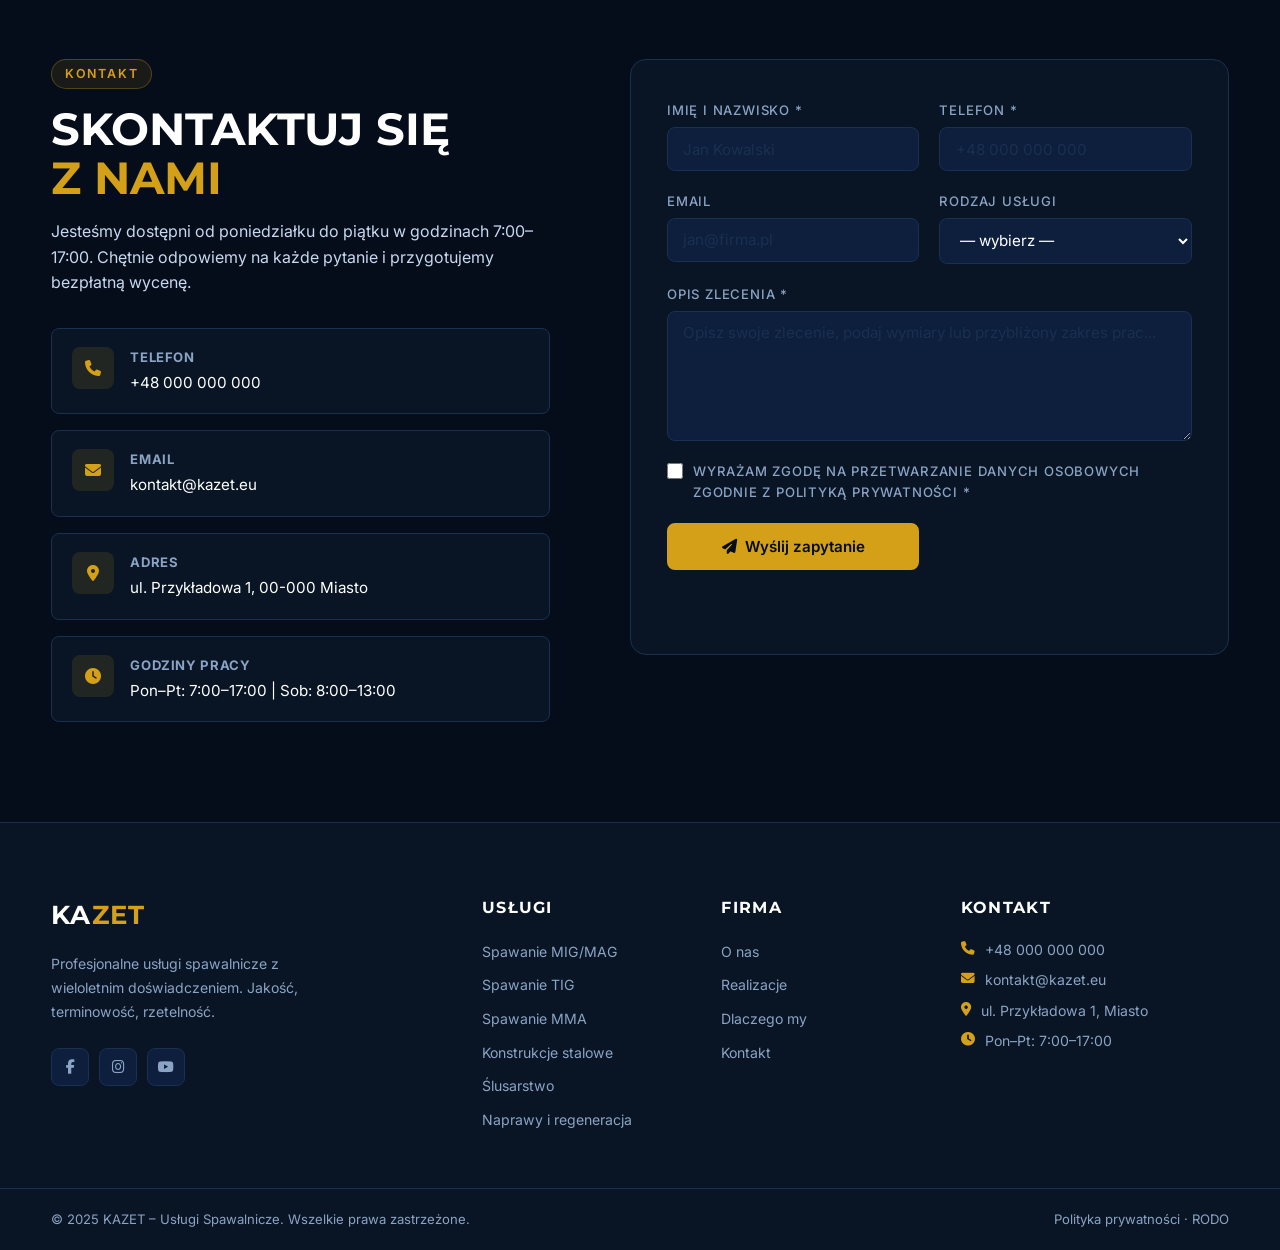
<file: website/v2.html>
<!DOCTYPE html>
<html lang="pl">
<head>
  <meta charset="UTF-8" />
  <meta name="viewport" content="width=device-width, initial-scale=1.0" />
  <meta name="description" content="KAZET – profesjonalne usługi spawalnicze. Spawanie MIG/MAG, TIG, MMA. Konstrukcje stalowe, ślusarstwo, obróbka metali. Szybko, solidnie, z gwarancją." />
  <meta name="keywords" content="spawalnictwo, spawanie, MIG MAG, TIG, konstrukcje stalowe, usługi spawalnicze, ślusarz" />
  <title>KAZET – Wersja 2: Granatowo-Złota</title>

  <!-- Fonts -->
  <link rel="preconnect" href="https://fonts.googleapis.com" />
  <link rel="preconnect" href="https://fonts.gstatic.com" crossorigin />
  <link href="https://fonts.googleapis.com/css2?family=Montserrat:wght@400;600;700&family=Inter:wght@300;400;500;600&display=swap" rel="stylesheet" />

  <!-- Icons -->
  <link rel="stylesheet" href="https://cdnjs.cloudflare.com/ajax/libs/font-awesome/6.5.0/css/all.min.css" />

  <link rel="stylesheet" href="style-v2.css" />
</head>
<body>

  <!-- ===== NAWIGACJA ===== -->
  <header class="header" id="header">
    <nav class="nav container">
      <a href="#hero" class="nav__logo">
        <span class="logo-kaz">KA</span><span class="logo-zet">ZET</span>
      </a>

      <ul class="nav__menu" id="navMenu">
        <li><a href="#uslugi" class="nav__link">Usługi</a></li>
        <li><a href="#o-nas" class="nav__link">O nas</a></li>
        <li><a href="#realizacje" class="nav__link">Realizacje</a></li>
        <li><a href="#dlaczego-my" class="nav__link">Dlaczego my</a></li>
        <li><a href="#kontakt" class="nav__link">Kontakt</a></li>
        <li><a href="tel:+48000000000" class="nav__cta">
          <i class="fas fa-phone"></i> Zadzwoń
        </a></li>
      </ul>

      <button class="nav__toggle" id="navToggle" aria-label="Menu">
        <span></span><span></span><span></span>
      </button>
    </nav>
  </header>

  <!-- ===== HERO ===== -->
  <section class="hero" id="hero">
    <div class="hero__bg">
      <div class="hero__sparks" id="sparks"></div>
      <div class="hero__overlay"></div>
    </div>

    <div class="hero__content container">
      <div class="hero__badge reveal">
        <i class="fas fa-award"></i> Ponad 15 lat doświadczenia
      </div>
      <h1 class="hero__title reveal">
        Spawamy<br />
        <span class="hero__title--accent">z pasją</span><br />
        i precyzją
      </h1>
      <p class="hero__desc reveal">
        Profesjonalne usługi spawalnicze dla firm i klientów indywidualnych.<br />
        MIG/MAG · TIG · MMA · Konstrukcje stalowe · Ślusarstwo
      </p>
      <div class="hero__actions reveal">
        <a href="#kontakt" class="btn btn--primary">
          <i class="fas fa-envelope"></i> Zapytaj o wycenę
        </a>
        <a href="#uslugi" class="btn btn--ghost">
          <i class="fas fa-chevron-down"></i> Zobacz usługi
        </a>
      </div>
    </div>

    <div class="hero__scroll">
      <div class="scroll-indicator"></div>
    </div>
  </section>

  <!-- ===== STATS ===== -->
  <section class="stats">
    <div class="container stats__grid">
      <div class="stat-item">
        <span class="stat-number" data-target="15">0</span><span class="stat-suffix">+</span>
        <p>Lat doświadczenia</p>
      </div>
      <div class="stat-item">
        <span class="stat-number" data-target="850">0</span><span class="stat-suffix">+</span>
        <p>Zrealizowanych projektów</p>
      </div>
      <div class="stat-item">
        <span class="stat-number" data-target="320">0</span><span class="stat-suffix">+</span>
        <p>Zadowolonych klientów</p>
      </div>
      <div class="stat-item">
        <span class="stat-number" data-target="100">0</span><span class="stat-suffix">%</span>
        <p>Gwarancja jakości</p>
      </div>
    </div>
  </section>

  <!-- ===== USŁUGI ===== -->
  <section class="services section" id="uslugi">
    <div class="container">
      <div class="section-header reveal">
        <span class="section-tag">Co oferujemy</span>
        <h2 class="section-title">Nasze usługi<br /><span>spawalnicze</span></h2>
        <p class="section-desc">Kompleksowe rozwiązania spawalnicze dostosowane do Twoich potrzeb</p>
      </div>

      <div class="services__grid">
        <div class="service-card reveal">
          <div class="service-card__icon">
            <i class="fas fa-fire-flame-curved"></i>
          </div>
          <h3>Spawanie MIG/MAG</h3>
          <p>Spawanie metodą MIG/MAG w osłonie gazów obojętnych i aktywnych. Idealne do stali węglowej, nierdzewnej i aluminium. Wysoka wydajność i estetyka spoin.</p>
          <ul class="service-card__list">
            <li><i class="fas fa-check"></i> Stal węglowa i nierdzewna</li>
            <li><i class="fas fa-check"></i> Aluminium i stopy metali</li>
            <li><i class="fas fa-check"></i> Elementy cienkościenne</li>
          </ul>
        </div>

        <div class="service-card reveal">
          <div class="service-card__icon">
            <i class="fas fa-bolt"></i>
          </div>
          <h3>Spawanie TIG</h3>
          <p>Precyzyjne spawanie elektrodą wolframową w osłonie argonu. Najwyższa jakość spoin, niezbędna w przemyśle lotniczym, spożywczym i medycznym.</p>
          <ul class="service-card__list">
            <li><i class="fas fa-check"></i> Maksymalna precyzja</li>
            <li><i class="fas fa-check"></i> Rury i instalacje</li>
            <li><i class="fas fa-check"></i> Tytan i specjalne stopy</li>
          </ul>
        </div>

        <div class="service-card reveal">
          <div class="service-card__icon">
            <i class="fas fa-industry"></i>
          </div>
          <h3>Spawanie MMA</h3>
          <p>Spawanie elektrodą otuloną — niezawodna metoda w trudno dostępnych miejscach, na zewnątrz i przy grubszych materiałach. Sprawdzona od dziesięcioleci.</p>
          <ul class="service-card__list">
            <li><i class="fas fa-check"></i> Praca w terenie</li>
            <li><i class="fas fa-check"></i> Grube przekroje materiałów</li>
            <li><i class="fas fa-check"></i> Naprawy i remonty</li>
          </ul>
        </div>

        <div class="service-card reveal">
          <div class="service-card__icon">
            <i class="fas fa-cubes"></i>
          </div>
          <h3>Konstrukcje stalowe</h3>
          <p>Projektowanie i wykonywanie lekkich oraz ciężkich konstrukcji stalowych: hale przemysłowe, wiaty, platformy, ramy maszyn i urządzeń.</p>
          <ul class="service-card__list">
            <li><i class="fas fa-check"></i> Hale i wiaty</li>
            <li><i class="fas fa-check"></i> Schody i balustrady</li>
            <li><i class="fas fa-check"></i> Ramy i podkonstrukcje</li>
          </ul>
        </div>

        <div class="service-card reveal">
          <div class="service-card__icon">
            <i class="fas fa-tools"></i>
          </div>
          <h3>Ślusarstwo</h3>
          <p>Kompleksowe usługi ślusarskie: cięcie, gięcie, wiercenie, gwintowanie i obróbka metali. Realizacja pojedynczych elementów i serii produkcyjnych.</p>
          <ul class="service-card__list">
            <li><i class="fas fa-check"></i> Cięcie laserem i palnikiem</li>
            <li><i class="fas fa-check"></i> Gięcie i kształtowanie</li>
            <li><i class="fas fa-check"></i> Produkcja seryjna</li>
          </ul>
        </div>

        <div class="service-card reveal">
          <div class="service-card__icon">
            <i class="fas fa-shield-halved"></i>
          </div>
          <h3>Naprawy i regeneracja</h3>
          <p>Naprawa i regeneracja elementów metalowych, portierów, zbiorników, pojazdów roboczych oraz maszyn przemysłowych. Szybkie terminy realizacji.</p>
          <ul class="service-card__list">
            <li><i class="fas fa-check"></i> Maszyny rolnicze</li>
            <li><i class="fas fa-check"></i> Pojazdy i przyczepy</li>
            <li><i class="fas fa-check"></i> Zbiorniki i rury</li>
          </ul>
        </div>
      </div>
    </div>
  </section>

  <!-- ===== O NAS ===== -->
  <section class="about section" id="o-nas">
    <div class="container about__grid">
      <div class="about__visual reveal">
        <div class="about__img-wrap">
          <div class="about__img-main">
            <div class="about__img-placeholder">
              <i class="fas fa-hard-hat"></i>
            </div>
          </div>
          <div class="about__badge-years">
            <strong>15</strong>
            <span>lat<br/>w branży</span>
          </div>
        </div>
      </div>

      <div class="about__content reveal">
        <span class="section-tag">Kim jesteśmy</span>
        <h2 class="section-title">KAZET – spawalnictwo<br /><span>z tradycją i nowoczesnością</span></h2>
        <p>Firma KAZET działa na rynku usług spawalniczych od ponad 15 lat. Przez cały ten czas zbudowaliśmy reputację solidnego partnera dla firm produkcyjnych, budowlanych i klientów indywidualnych.</p>
        <p>Dysponujemy nowoczesnym parkiem maszynowym i certyfikowanymi spawaczami z wieloletnim doświadczeniem. Każde zlecenie realizujemy terminowo, z zachowaniem najwyższych standardów bezpieczeństwa i jakości.</p>

        <div class="about__features">
          <div class="about__feature">
            <i class="fas fa-certificate"></i>
            <div>
              <strong>Certyfikowani spawacze</strong>
              <p>Uprawnienia UDT, DIN EN ISO 9606</p>
            </div>
          </div>
          <div class="about__feature">
            <i class="fas fa-clock"></i>
            <div>
              <strong>Szybkie terminy</strong>
              <p>Ekspresowe realizacje na życzenie</p>
            </div>
          </div>
          <div class="about__feature">
            <i class="fas fa-map-marker-alt"></i>
            <div>
              <strong>Dojazd do klienta</strong>
              <p>Spawanie na miejscu u zleceniodawcy</p>
            </div>
          </div>
          <div class="about__feature">
            <i class="fas fa-recycle"></i>
            <div>
              <strong>Kompleksowa obsługa</strong>
              <p>Od projektu po gotowy element</p>
            </div>
          </div>
        </div>

        <a href="#kontakt" class="btn btn--primary">Skontaktuj się z nami</a>
      </div>
    </div>
  </section>

  <!-- ===== REALIZACJE ===== -->
  <section class="portfolio section" id="realizacje">
    <div class="container">
      <div class="section-header reveal">
        <span class="section-tag">Portfolio</span>
        <h2 class="section-title">Nasze<br /><span>realizacje</span></h2>
        <p class="section-desc">Wybrane projekty, które zrealizowaliśmy dla naszych klientów</p>
      </div>

      <div class="portfolio__filter reveal">
        <button class="filter-btn active" data-filter="all">Wszystkie</button>
        <button class="filter-btn" data-filter="konstrukcje">Konstrukcje</button>
        <button class="filter-btn" data-filter="naprawy">Naprawy</button>
        <button class="filter-btn" data-filter="przemysl">Przemysł</button>
      </div>

      <div class="portfolio__grid">
        <div class="portfolio-item reveal" data-category="konstrukcje">
          <div class="portfolio-item__img">
            <div class="portfolio-item__placeholder"><i class="fas fa-warehouse"></i></div>
            <div class="portfolio-item__overlay">
              <h4>Wiata magazynowa</h4>
              <p>Konstrukcja stalowa 300m²</p>
              <span class="portfolio-item__tag">Konstrukcje</span>
            </div>
          </div>
        </div>

        <div class="portfolio-item reveal" data-category="przemysl">
          <div class="portfolio-item__img">
            <div class="portfolio-item__placeholder"><i class="fas fa-cog"></i></div>
            <div class="portfolio-item__overlay">
              <h4>Rama maszyny CNC</h4>
              <p>Spawanie precyzyjne TIG</p>
              <span class="portfolio-item__tag">Przemysł</span>
            </div>
          </div>
        </div>

        <div class="portfolio-item reveal" data-category="naprawy">
          <div class="portfolio-item__img">
            <div class="portfolio-item__placeholder"><i class="fas fa-tractor"></i></div>
            <div class="portfolio-item__overlay">
              <h4>Remont maszyny rolniczej</h4>
              <p>Regeneracja elementów</p>
              <span class="portfolio-item__tag">Naprawy</span>
            </div>
          </div>
        </div>

        <div class="portfolio-item reveal" data-category="konstrukcje">
          <div class="portfolio-item__img">
            <div class="portfolio-item__placeholder"><i class="fas fa-stairs"></i></div>
            <div class="portfolio-item__overlay">
              <h4>Schody i balustrada</h4>
              <p>Stal nierdzewna, MIG/MAG</p>
              <span class="portfolio-item__tag">Konstrukcje</span>
            </div>
          </div>
        </div>

        <div class="portfolio-item reveal" data-category="przemysl">
          <div class="portfolio-item__img">
            <div class="portfolio-item__placeholder"><i class="fas fa-flask"></i></div>
            <div class="portfolio-item__overlay">
              <h4>Zbiornik inox</h4>
              <p>Spawanie TIG, stal nierdzewna</p>
              <span class="portfolio-item__tag">Przemysł</span>
            </div>
          </div>
        </div>

        <div class="portfolio-item reveal" data-category="naprawy">
          <div class="portfolio-item__img">
            <div class="portfolio-item__placeholder"><i class="fas fa-truck"></i></div>
            <div class="portfolio-item__overlay">
              <h4>Naprawa naczepy TIR</h4>
              <p>MMA, praca w terenie</p>
              <span class="portfolio-item__tag">Naprawy</span>
            </div>
          </div>
        </div>
      </div>
    </div>
  </section>

  <!-- ===== DLACZEGO MY ===== -->
  <section class="why section" id="dlaczego-my">
    <div class="why__bg"></div>
    <div class="container">
      <div class="section-header reveal">
        <span class="section-tag">Nasze atuty</span>
        <h2 class="section-title">Dlaczego klienci<br /><span>wybierają KAZET</span></h2>
      </div>

      <div class="why__grid">
        <div class="why-item reveal">
          <div class="why-item__num">01</div>
          <i class="fas fa-user-shield why-item__icon"></i>
          <h3>Certyfikowani specjaliści</h3>
          <p>Nasi spawacze posiadają certyfikaty UDT oraz europejskie uprawnienia DIN EN ISO 9606. Gwarantujemy, że każda spoina spełnia wymagania norm.</p>
        </div>

        <div class="why-item reveal">
          <div class="why-item__num">02</div>
          <i class="fas fa-microchip why-item__icon"></i>
          <h3>Nowoczesny sprzęt</h3>
          <p>Pracujemy na profesjonalnych inwertorach spawalniczych renomowanych marek. Nasz sprzęt zapewnia stabilność łuku i powtarzalność parametrów.</p>
        </div>

        <div class="why-item reveal">
          <div class="why-item__num">03</div>
          <i class="fas fa-handshake why-item__icon"></i>
          <h3>Rzetelna wycena</h3>
          <p>Bezpłatna i przejrzysta wycena każdego zlecenia. Bez ukrytych kosztów — płacisz dokładnie tyle, ile zostało uzgodnione.</p>
        </div>

        <div class="why-item reveal">
          <div class="why-item__num">04</div>
          <i class="fas fa-calendar-check why-item__icon"></i>
          <h3>Dotrzymujemy terminów</h3>
          <p>Terminy realizacji to dla nas priorytet. Jeśli umówiliśmy się na datę, możesz być pewien, że praca będzie gotowa na czas.</p>
        </div>
      </div>
    </div>
  </section>

  <!-- ===== OPINIE ===== -->
  <section class="testimonials section">
    <div class="container">
      <div class="section-header reveal">
        <span class="section-tag">Opinie</span>
        <h2 class="section-title">Co mówią<br /><span>nasi klienci</span></h2>
      </div>

      <div class="testimonials__track reveal">
        <div class="testimonial-card">
          <div class="testimonial-card__stars">
            <i class="fas fa-star"></i><i class="fas fa-star"></i><i class="fas fa-star"></i>
            <i class="fas fa-star"></i><i class="fas fa-star"></i>
          </div>
          <p>"Zleciliśmy wykonanie konstrukcji stalowej pod halę. Praca wykonana terminowo, spoiny bez zastrzeżeń. Polecamy wszystkim firmom szukającym solidnego partnera spawalniczego."</p>
          <div class="testimonial-card__author">
            <div class="author-avatar">MK</div>
            <div>
              <strong>Marek Kowalski</strong>
              <span>Właściciel firmy budowlanej</span>
            </div>
          </div>
        </div>

        <div class="testimonial-card">
          <div class="testimonial-card__stars">
            <i class="fas fa-star"></i><i class="fas fa-star"></i><i class="fas fa-star"></i>
            <i class="fas fa-star"></i><i class="fas fa-star"></i>
          </div>
          <p>"Naprawa maszyny rolniczej wykonana ekspresowo – firma przyjechała do nas na miejsce. Fachowe podejście, uczciwa cena. Będziemy wracać!"</p>
          <div class="testimonial-card__author">
            <div class="author-avatar">AW</div>
            <div>
              <strong>Adam Wiśniewski</strong>
              <span>Rolnik, woj. mazowieckie</span>
            </div>
          </div>
        </div>

        <div class="testimonial-card">
          <div class="testimonial-card__stars">
            <i class="fas fa-star"></i><i class="fas fa-star"></i><i class="fas fa-star"></i>
            <i class="fas fa-star"></i><i class="fas fa-star"></i>
          </div>
          <p>"Schody ze stali nierdzewnej — efekt wizualnie niesamowity. Jakość spoin TIG na najwyższym poziomie. Sąsiedzi pytają, kto wykonał te schody!"</p>
          <div class="testimonial-card__author">
            <div class="author-avatar">JN</div>
            <div>
              <strong>Joanna Nowak</strong>
              <span>Klientka indywidualna</span>
            </div>
          </div>
        </div>
      </div>
    </div>
  </section>

  <!-- ===== CTA BANNER ===== -->
  <section class="cta-banner">
    <div class="cta-banner__bg"></div>
    <div class="container cta-banner__content reveal">
      <h2>Potrzebujesz wyceny?</h2>
      <p>Skontaktuj się z nami — bezpłatna wycena w ciągu 24 godzin</p>
      <div class="cta-banner__actions">
        <a href="tel:+48000000000" class="btn btn--primary">
          <i class="fas fa-phone"></i> Zadzwoń teraz
        </a>
        <a href="#kontakt" class="btn btn--ghost-light">
          <i class="fas fa-envelope"></i> Napisz do nas
        </a>
      </div>
    </div>
  </section>

  <!-- ===== KONTAKT ===== -->
  <section class="contact section" id="kontakt">
    <div class="container contact__grid">
      <div class="contact__info reveal">
        <span class="section-tag">Kontakt</span>
        <h2 class="section-title">Skontaktuj się<br /><span>z nami</span></h2>
        <p>Jesteśmy dostępni od poniedziałku do piątku w godzinach 7:00–17:00. Chętnie odpowiemy na każde pytanie i przygotujemy bezpłatną wycenę.</p>

        <div class="contact__details">
          <a href="tel:+48000000000" class="contact__item">
            <div class="contact__item-icon"><i class="fas fa-phone"></i></div>
            <div>
              <strong>Telefon</strong>
              <span>+48 000 000 000</span>
            </div>
          </a>
          <a href="mailto:kontakt@kazet.eu" class="contact__item">
            <div class="contact__item-icon"><i class="fas fa-envelope"></i></div>
            <div>
              <strong>Email</strong>
              <span>kontakt@kazet.eu</span>
            </div>
          </a>
          <div class="contact__item">
            <div class="contact__item-icon"><i class="fas fa-map-marker-alt"></i></div>
            <div>
              <strong>Adres</strong>
              <span>ul. Przykładowa 1, 00-000 Miasto</span>
            </div>
          </div>
          <div class="contact__item">
            <div class="contact__item-icon"><i class="fas fa-clock"></i></div>
            <div>
              <strong>Godziny pracy</strong>
              <span>Pon–Pt: 7:00–17:00 | Sob: 8:00–13:00</span>
            </div>
          </div>
        </div>
      </div>

      <div class="contact__form-wrap reveal">
        <form class="contact__form" id="contactForm" novalidate>
          <div class="form-group">
            <label for="name">Imię i nazwisko *</label>
            <input type="text" id="name" name="name" placeholder="Jan Kowalski" required />
          </div>
          <div class="form-group">
            <label for="phone">Telefon *</label>
            <input type="tel" id="phone" name="phone" placeholder="+48 000 000 000" required />
          </div>
          <div class="form-group">
            <label for="email">Email</label>
            <input type="email" id="email" name="email" placeholder="jan@firma.pl" />
          </div>
          <div class="form-group">
            <label for="service">Rodzaj usługi</label>
            <select id="service" name="service">
              <option value="">— wybierz —</option>
              <option value="mig-mag">Spawanie MIG/MAG</option>
              <option value="tig">Spawanie TIG</option>
              <option value="mma">Spawanie MMA</option>
              <option value="konstrukcje">Konstrukcje stalowe</option>
              <option value="slusarstwo">Ślusarstwo</option>
              <option value="naprawy">Naprawy i regeneracja</option>
              <option value="inne">Inne</option>
            </select>
          </div>
          <div class="form-group form-group--full">
            <label for="message">Opis zlecenia *</label>
            <textarea id="message" name="message" rows="5" placeholder="Opisz swoje zlecenie, podaj wymiary lub przybliżony zakres prac..." required></textarea>
          </div>
          <div class="form-group form-group--full form-group--check">
            <label class="checkbox-label">
              <input type="checkbox" id="rodo" name="rodo" required />
              <span>Wyrażam zgodę na przetwarzanie danych osobowych zgodnie z Polityką Prywatności *</span>
            </label>
          </div>
          <button type="submit" class="btn btn--primary btn--full">
            <i class="fas fa-paper-plane"></i> Wyślij zapytanie
          </button>
          <div class="form-status" id="formStatus"></div>
        </form>
      </div>
    </div>
  </section>

  <!-- ===== FOOTER ===== -->
  <footer class="footer">
    <div class="container footer__grid">
      <div class="footer__brand">
        <a href="#hero" class="nav__logo">
          <span class="logo-kaz">KA</span><span class="logo-zet">ZET</span>
        </a>
        <p>Profesjonalne usługi spawalnicze z wieloletnim doświadczeniem. Jakość, terminowość, rzetelność.</p>
        <div class="footer__social">
          <a href="#" aria-label="Facebook"><i class="fab fa-facebook-f"></i></a>
          <a href="#" aria-label="Instagram"><i class="fab fa-instagram"></i></a>
          <a href="#" aria-label="YouTube"><i class="fab fa-youtube"></i></a>
        </div>
      </div>

      <div class="footer__col">
        <h4>Usługi</h4>
        <ul>
          <li><a href="#uslugi">Spawanie MIG/MAG</a></li>
          <li><a href="#uslugi">Spawanie TIG</a></li>
          <li><a href="#uslugi">Spawanie MMA</a></li>
          <li><a href="#uslugi">Konstrukcje stalowe</a></li>
          <li><a href="#uslugi">Ślusarstwo</a></li>
          <li><a href="#uslugi">Naprawy i regeneracja</a></li>
        </ul>
      </div>

      <div class="footer__col">
        <h4>Firma</h4>
        <ul>
          <li><a href="#o-nas">O nas</a></li>
          <li><a href="#realizacje">Realizacje</a></li>
          <li><a href="#dlaczego-my">Dlaczego my</a></li>
          <li><a href="#kontakt">Kontakt</a></li>
        </ul>
      </div>

      <div class="footer__col">
        <h4>Kontakt</h4>
        <ul class="footer__contact">
          <li><i class="fas fa-phone"></i> <a href="tel:+48000000000">+48 000 000 000</a></li>
          <li><i class="fas fa-envelope"></i> <a href="mailto:kontakt@kazet.eu">kontakt@kazet.eu</a></li>
          <li><i class="fas fa-map-marker-alt"></i> ul. Przykładowa 1, Miasto</li>
          <li><i class="fas fa-clock"></i> Pon–Pt: 7:00–17:00</li>
        </ul>
      </div>
    </div>

    <div class="footer__bottom">
      <div class="container">
        <p>&copy; 2025 KAZET – Usługi Spawalnicze. Wszelkie prawa zastrzeżone.</p>
        <p><a href="#">Polityka prywatności</a> · <a href="#">RODO</a></p>
      </div>
    </div>
  </footer>

  <!-- Back to top -->
  <button class="back-to-top" id="backToTop" aria-label="Wróć na górę">
    <i class="fas fa-chevron-up"></i>
  </button>

  <script src="script.js"></script>
</body>
</html>
</file>
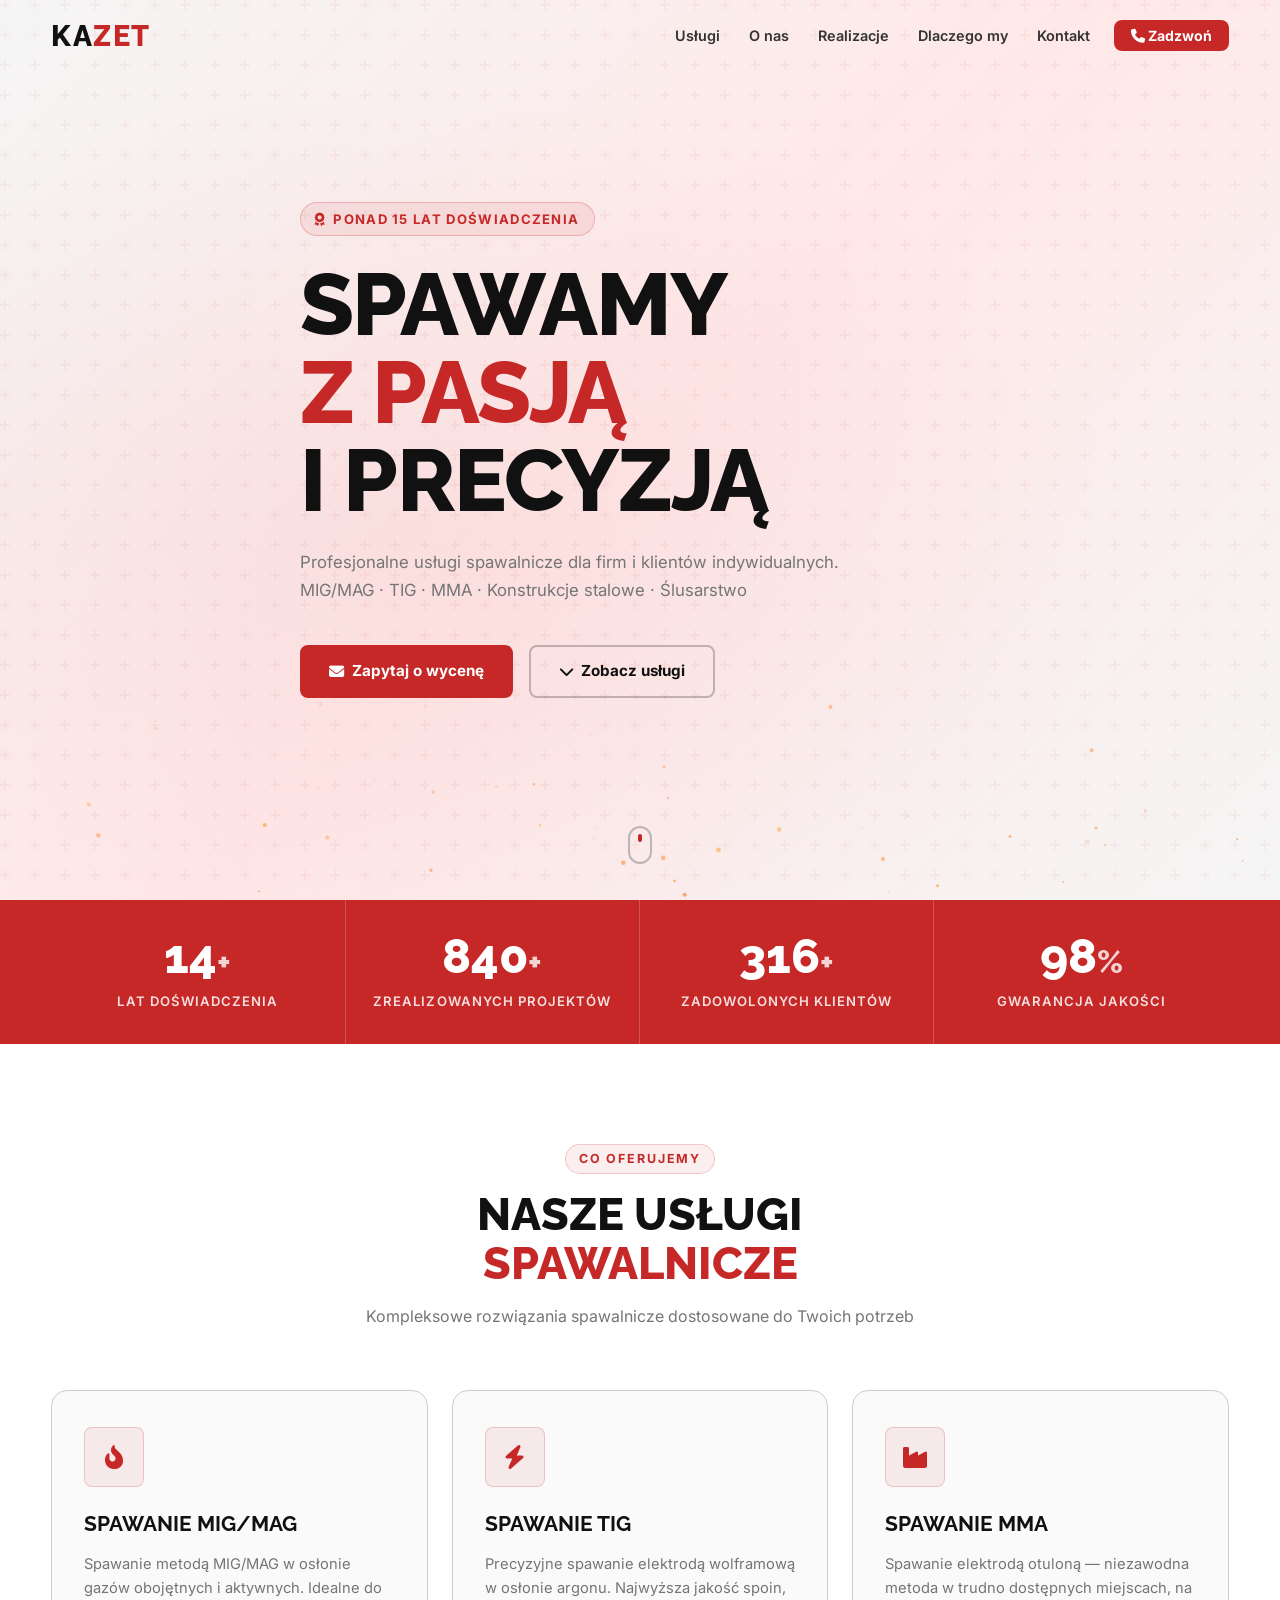
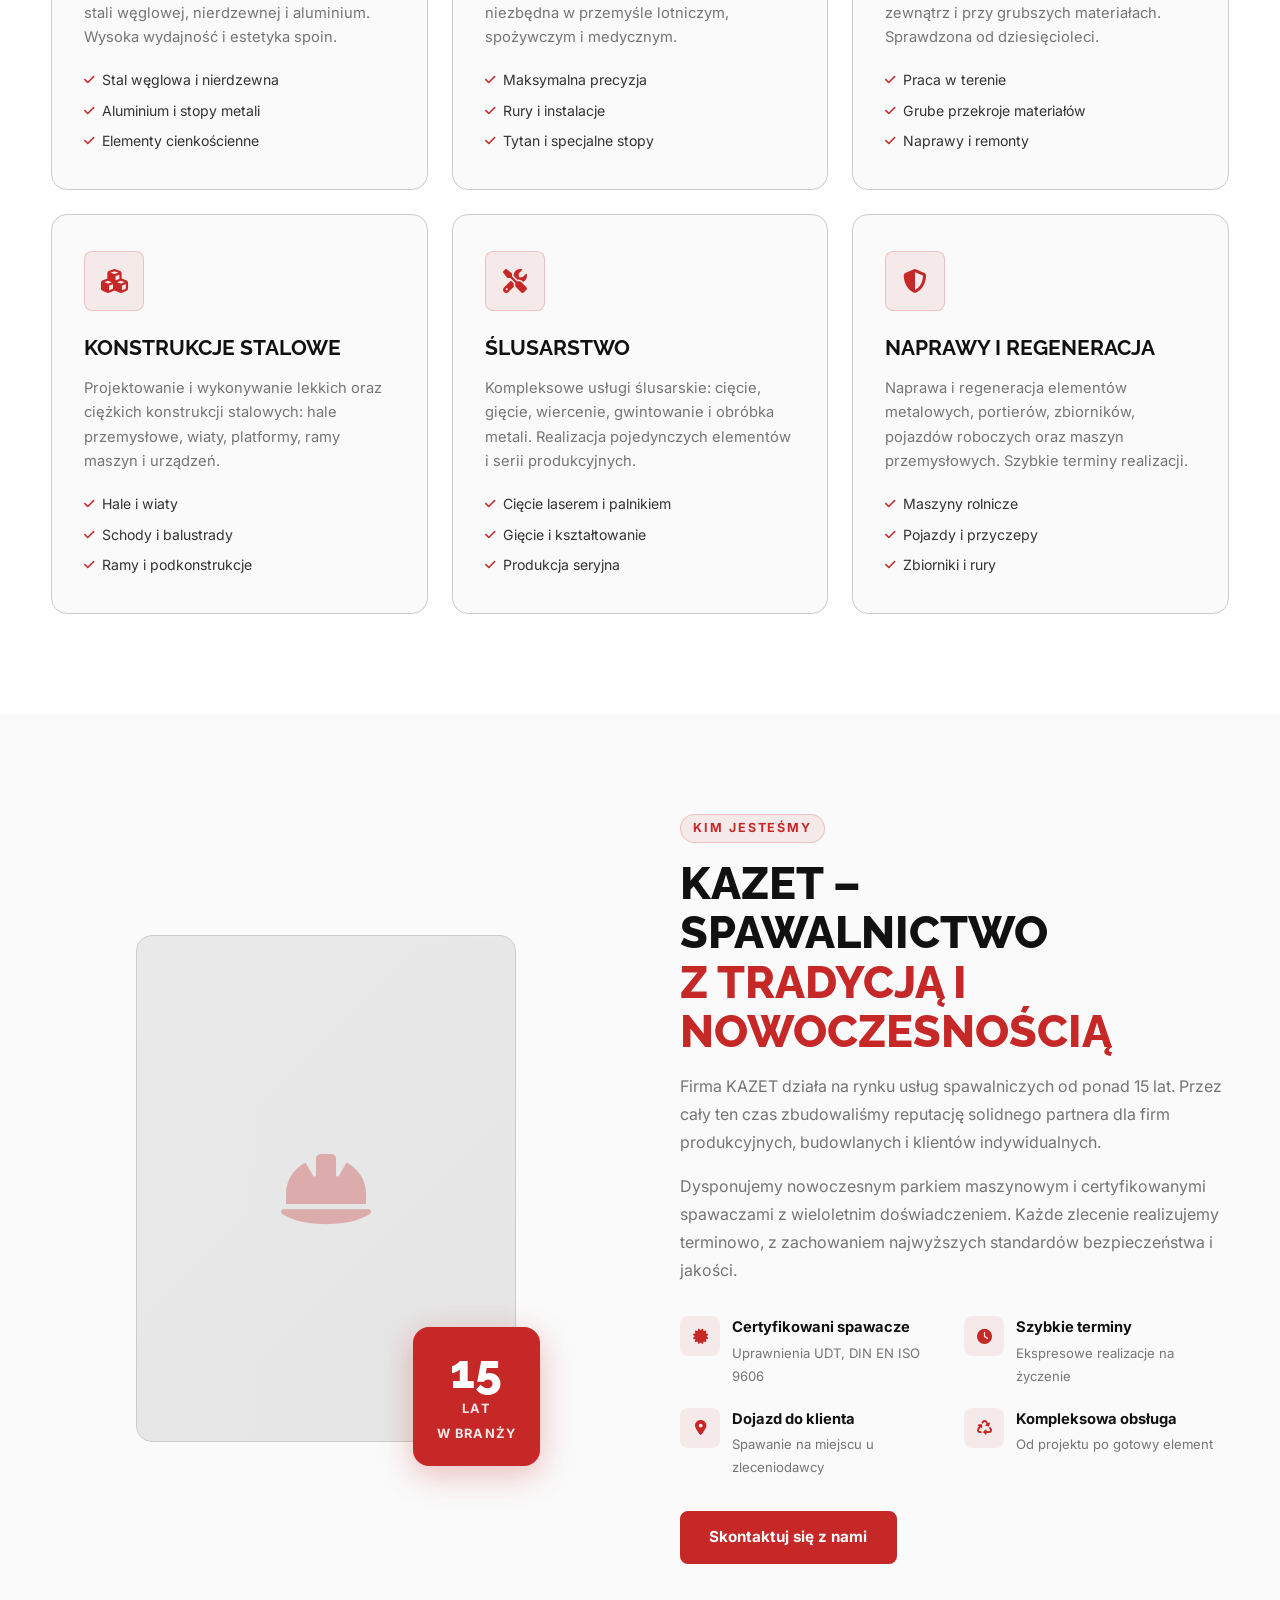
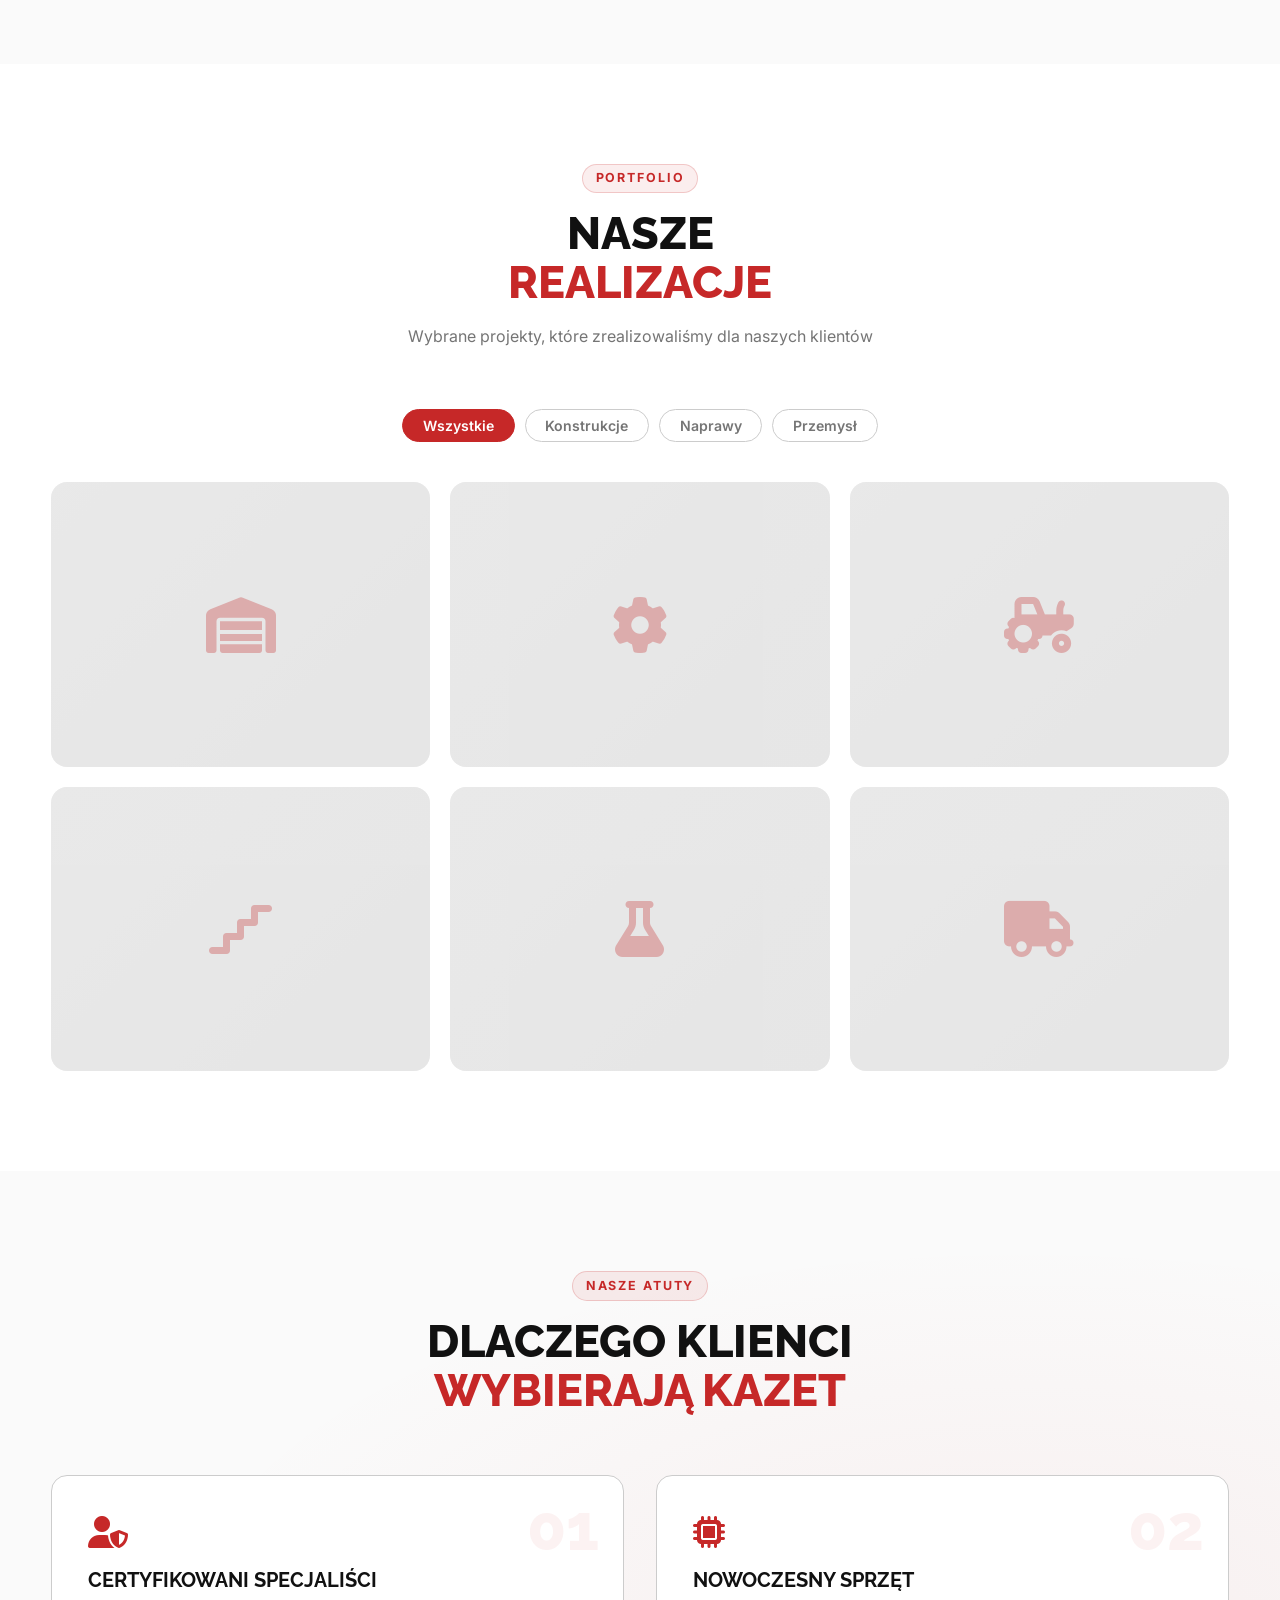
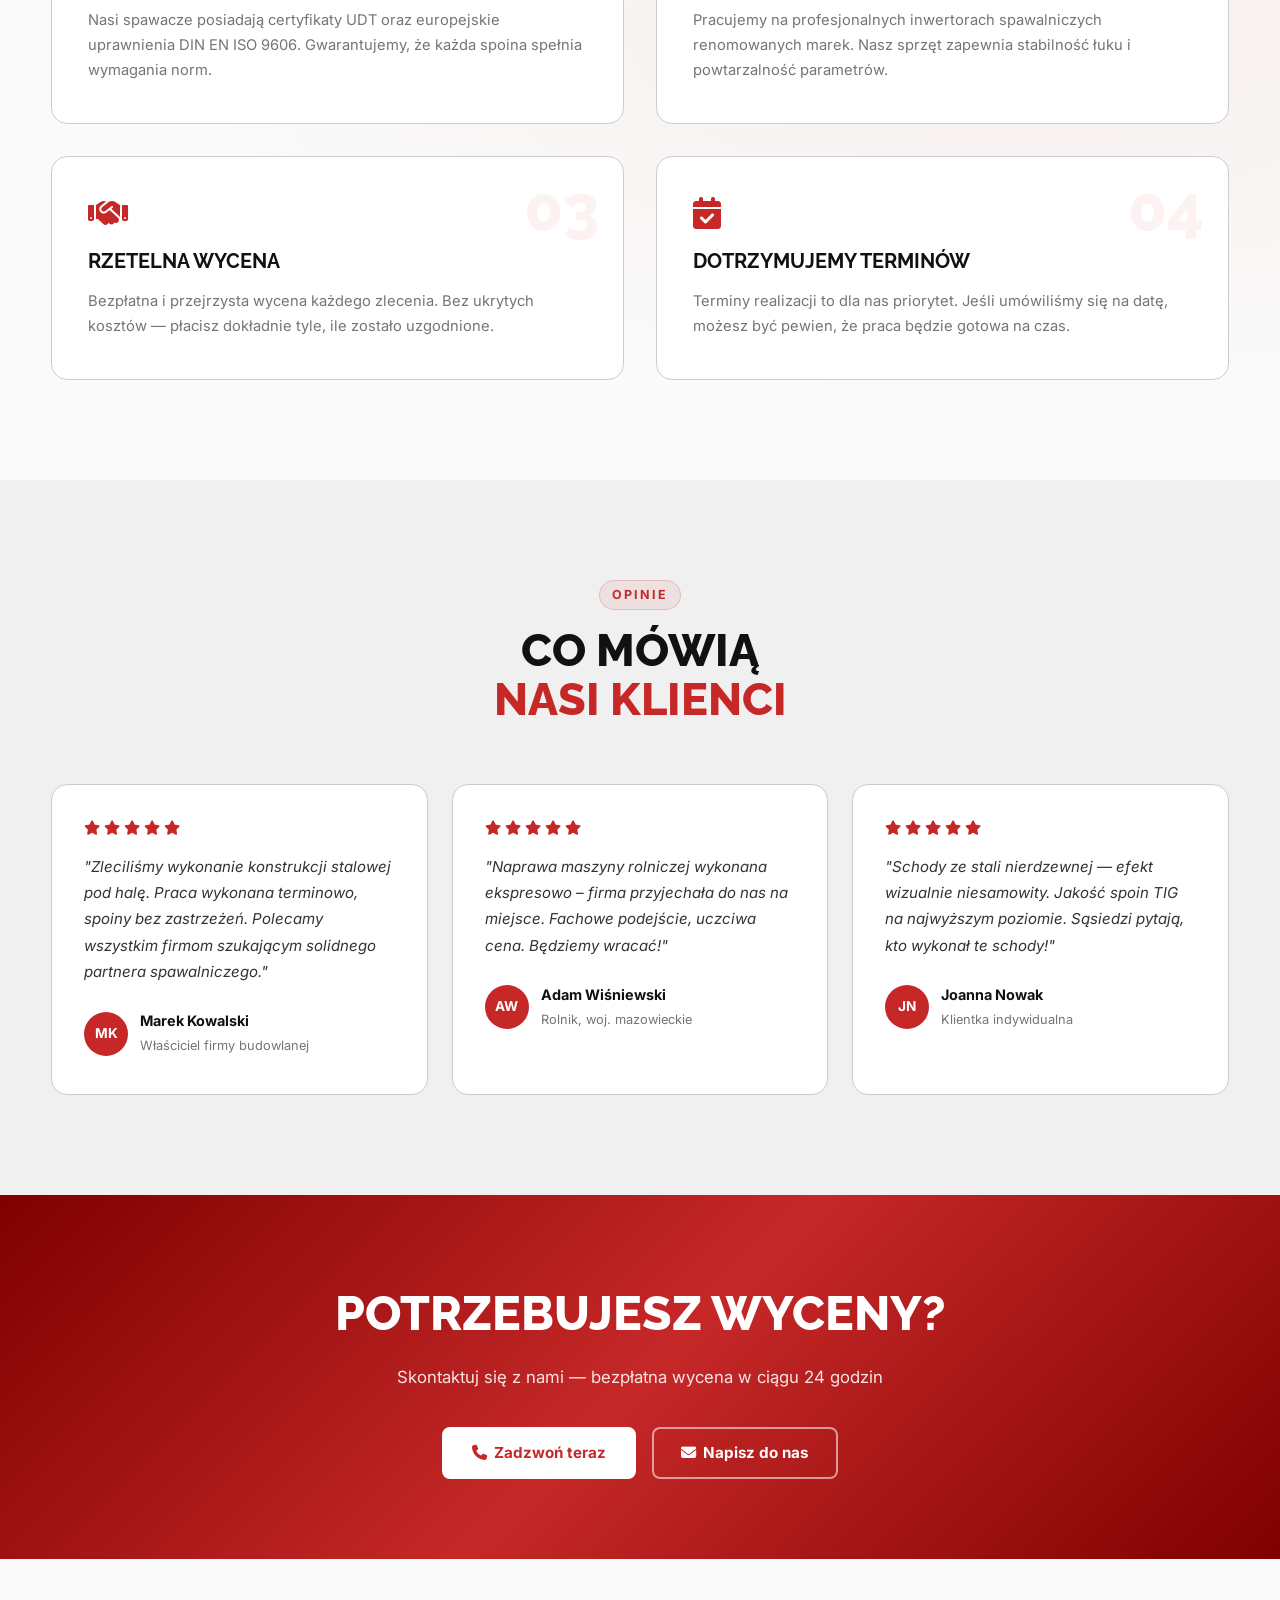
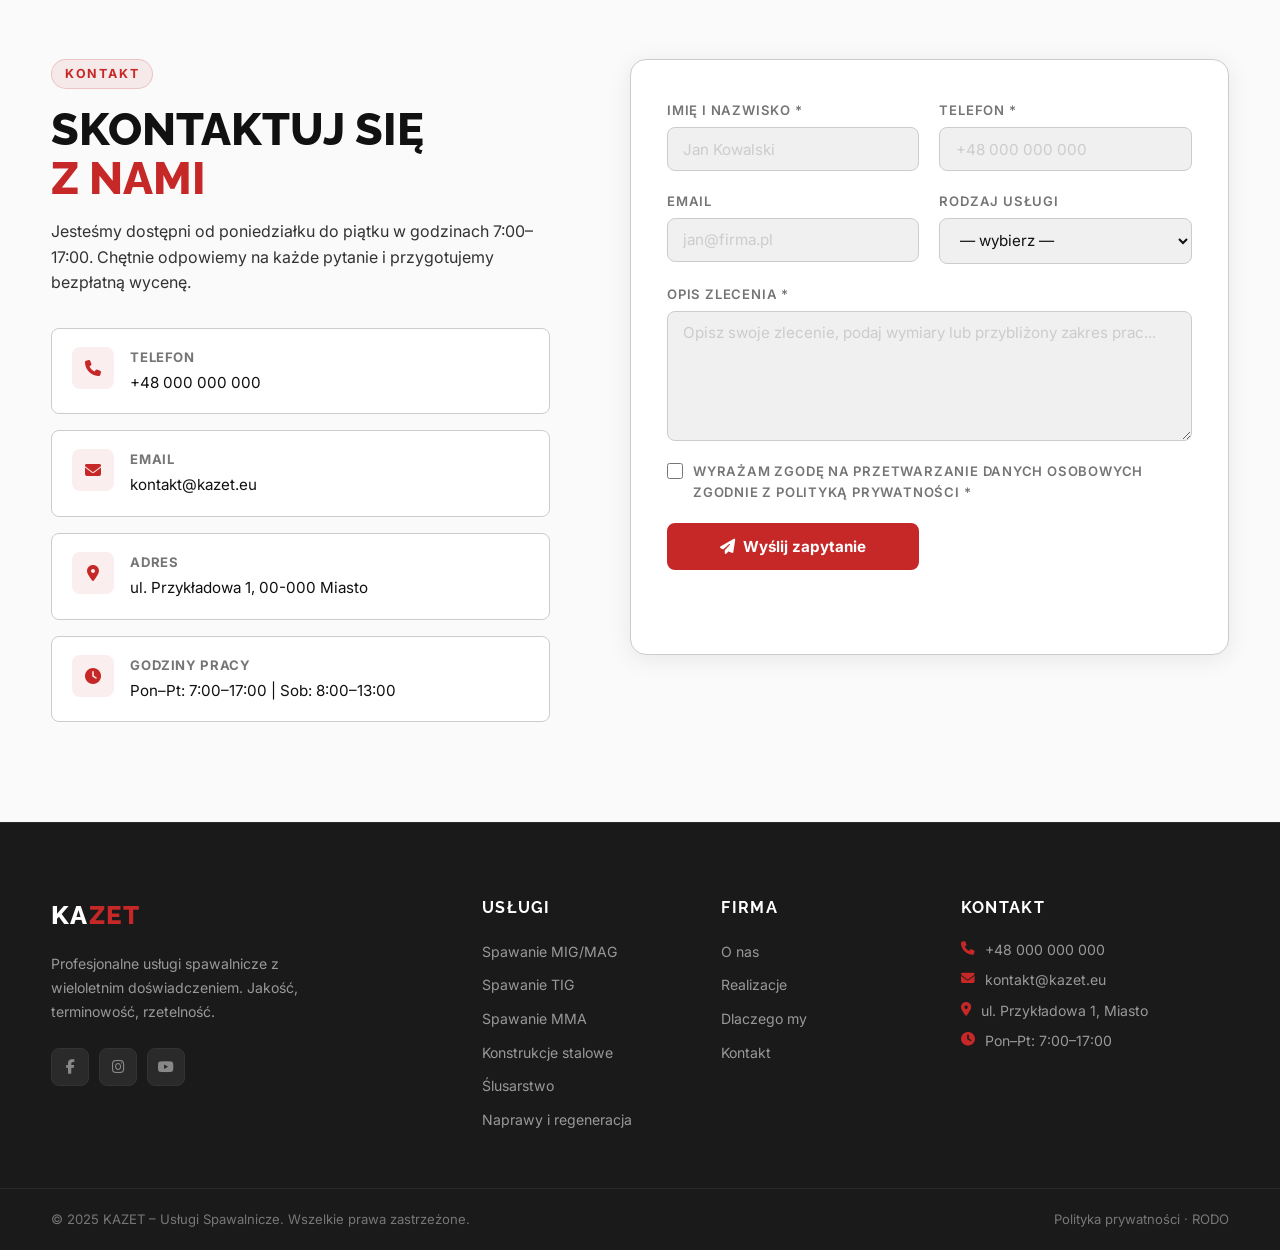
<file: website/v3.html>
<!DOCTYPE html>
<html lang="pl">
<head>
  <meta charset="UTF-8" />
  <meta name="viewport" content="width=device-width, initial-scale=1.0" />
  <meta name="description" content="KAZET – profesjonalne usługi spawalnicze. Spawanie MIG/MAG, TIG, MMA. Konstrukcje stalowe, ślusarstwo, obróbka metali. Szybko, solidnie, z gwarancją." />
  <meta name="keywords" content="spawalnictwo, spawanie, MIG MAG, TIG, konstrukcje stalowe, usługi spawalnicze, ślusarz" />
  <title>KAZET – Wersja 3: Biało-Czerwona</title>

  <!-- Fonts -->
  <link rel="preconnect" href="https://fonts.googleapis.com" />
  <link rel="preconnect" href="https://fonts.gstatic.com" crossorigin />
  <link href="https://fonts.googleapis.com/css2?family=Raleway:wght@400;600;700;800&family=Inter:wght@300;400;500;600&display=swap" rel="stylesheet" />

  <!-- Icons -->
  <link rel="stylesheet" href="https://cdnjs.cloudflare.com/ajax/libs/font-awesome/6.5.0/css/all.min.css" />

  <link rel="stylesheet" href="style-v3.css" />
</head>
<body>

  <!-- ===== NAWIGACJA ===== -->
  <header class="header" id="header">
    <nav class="nav container">
      <a href="#hero" class="nav__logo">
        <span class="logo-kaz">KA</span><span class="logo-zet">ZET</span>
      </a>

      <ul class="nav__menu" id="navMenu">
        <li><a href="#uslugi" class="nav__link">Usługi</a></li>
        <li><a href="#o-nas" class="nav__link">O nas</a></li>
        <li><a href="#realizacje" class="nav__link">Realizacje</a></li>
        <li><a href="#dlaczego-my" class="nav__link">Dlaczego my</a></li>
        <li><a href="#kontakt" class="nav__link">Kontakt</a></li>
        <li><a href="tel:+48000000000" class="nav__cta">
          <i class="fas fa-phone"></i> Zadzwoń
        </a></li>
      </ul>

      <button class="nav__toggle" id="navToggle" aria-label="Menu">
        <span></span><span></span><span></span>
      </button>
    </nav>
  </header>

  <!-- ===== HERO ===== -->
  <section class="hero" id="hero">
    <div class="hero__bg">
      <div class="hero__sparks" id="sparks"></div>
      <div class="hero__overlay"></div>
    </div>

    <div class="hero__content container">
      <div class="hero__badge reveal">
        <i class="fas fa-award"></i> Ponad 15 lat doświadczenia
      </div>
      <h1 class="hero__title reveal">
        Spawamy<br />
        <span class="hero__title--accent">z pasją</span><br />
        i precyzją
      </h1>
      <p class="hero__desc reveal">
        Profesjonalne usługi spawalnicze dla firm i klientów indywidualnych.<br />
        MIG/MAG · TIG · MMA · Konstrukcje stalowe · Ślusarstwo
      </p>
      <div class="hero__actions reveal">
        <a href="#kontakt" class="btn btn--primary">
          <i class="fas fa-envelope"></i> Zapytaj o wycenę
        </a>
        <a href="#uslugi" class="btn btn--ghost">
          <i class="fas fa-chevron-down"></i> Zobacz usługi
        </a>
      </div>
    </div>

    <div class="hero__scroll">
      <div class="scroll-indicator"></div>
    </div>
  </section>

  <!-- ===== STATS ===== -->
  <section class="stats">
    <div class="container stats__grid">
      <div class="stat-item">
        <span class="stat-number" data-target="15">0</span><span class="stat-suffix">+</span>
        <p>Lat doświadczenia</p>
      </div>
      <div class="stat-item">
        <span class="stat-number" data-target="850">0</span><span class="stat-suffix">+</span>
        <p>Zrealizowanych projektów</p>
      </div>
      <div class="stat-item">
        <span class="stat-number" data-target="320">0</span><span class="stat-suffix">+</span>
        <p>Zadowolonych klientów</p>
      </div>
      <div class="stat-item">
        <span class="stat-number" data-target="100">0</span><span class="stat-suffix">%</span>
        <p>Gwarancja jakości</p>
      </div>
    </div>
  </section>

  <!-- ===== USŁUGI ===== -->
  <section class="services section" id="uslugi">
    <div class="container">
      <div class="section-header reveal">
        <span class="section-tag">Co oferujemy</span>
        <h2 class="section-title">Nasze usługi<br /><span>spawalnicze</span></h2>
        <p class="section-desc">Kompleksowe rozwiązania spawalnicze dostosowane do Twoich potrzeb</p>
      </div>

      <div class="services__grid">
        <div class="service-card reveal">
          <div class="service-card__icon">
            <i class="fas fa-fire-flame-curved"></i>
          </div>
          <h3>Spawanie MIG/MAG</h3>
          <p>Spawanie metodą MIG/MAG w osłonie gazów obojętnych i aktywnych. Idealne do stali węglowej, nierdzewnej i aluminium. Wysoka wydajność i estetyka spoin.</p>
          <ul class="service-card__list">
            <li><i class="fas fa-check"></i> Stal węglowa i nierdzewna</li>
            <li><i class="fas fa-check"></i> Aluminium i stopy metali</li>
            <li><i class="fas fa-check"></i> Elementy cienkościenne</li>
          </ul>
        </div>

        <div class="service-card reveal">
          <div class="service-card__icon">
            <i class="fas fa-bolt"></i>
          </div>
          <h3>Spawanie TIG</h3>
          <p>Precyzyjne spawanie elektrodą wolframową w osłonie argonu. Najwyższa jakość spoin, niezbędna w przemyśle lotniczym, spożywczym i medycznym.</p>
          <ul class="service-card__list">
            <li><i class="fas fa-check"></i> Maksymalna precyzja</li>
            <li><i class="fas fa-check"></i> Rury i instalacje</li>
            <li><i class="fas fa-check"></i> Tytan i specjalne stopy</li>
          </ul>
        </div>

        <div class="service-card reveal">
          <div class="service-card__icon">
            <i class="fas fa-industry"></i>
          </div>
          <h3>Spawanie MMA</h3>
          <p>Spawanie elektrodą otuloną — niezawodna metoda w trudno dostępnych miejscach, na zewnątrz i przy grubszych materiałach. Sprawdzona od dziesięcioleci.</p>
          <ul class="service-card__list">
            <li><i class="fas fa-check"></i> Praca w terenie</li>
            <li><i class="fas fa-check"></i> Grube przekroje materiałów</li>
            <li><i class="fas fa-check"></i> Naprawy i remonty</li>
          </ul>
        </div>

        <div class="service-card reveal">
          <div class="service-card__icon">
            <i class="fas fa-cubes"></i>
          </div>
          <h3>Konstrukcje stalowe</h3>
          <p>Projektowanie i wykonywanie lekkich oraz ciężkich konstrukcji stalowych: hale przemysłowe, wiaty, platformy, ramy maszyn i urządzeń.</p>
          <ul class="service-card__list">
            <li><i class="fas fa-check"></i> Hale i wiaty</li>
            <li><i class="fas fa-check"></i> Schody i balustrady</li>
            <li><i class="fas fa-check"></i> Ramy i podkonstrukcje</li>
          </ul>
        </div>

        <div class="service-card reveal">
          <div class="service-card__icon">
            <i class="fas fa-tools"></i>
          </div>
          <h3>Ślusarstwo</h3>
          <p>Kompleksowe usługi ślusarskie: cięcie, gięcie, wiercenie, gwintowanie i obróbka metali. Realizacja pojedynczych elementów i serii produkcyjnych.</p>
          <ul class="service-card__list">
            <li><i class="fas fa-check"></i> Cięcie laserem i palnikiem</li>
            <li><i class="fas fa-check"></i> Gięcie i kształtowanie</li>
            <li><i class="fas fa-check"></i> Produkcja seryjna</li>
          </ul>
        </div>

        <div class="service-card reveal">
          <div class="service-card__icon">
            <i class="fas fa-shield-halved"></i>
          </div>
          <h3>Naprawy i regeneracja</h3>
          <p>Naprawa i regeneracja elementów metalowych, portierów, zbiorników, pojazdów roboczych oraz maszyn przemysłowych. Szybkie terminy realizacji.</p>
          <ul class="service-card__list">
            <li><i class="fas fa-check"></i> Maszyny rolnicze</li>
            <li><i class="fas fa-check"></i> Pojazdy i przyczepy</li>
            <li><i class="fas fa-check"></i> Zbiorniki i rury</li>
          </ul>
        </div>
      </div>
    </div>
  </section>

  <!-- ===== O NAS ===== -->
  <section class="about section" id="o-nas">
    <div class="container about__grid">
      <div class="about__visual reveal">
        <div class="about__img-wrap">
          <div class="about__img-main">
            <div class="about__img-placeholder">
              <i class="fas fa-hard-hat"></i>
            </div>
          </div>
          <div class="about__badge-years">
            <strong>15</strong>
            <span>lat<br/>w branży</span>
          </div>
        </div>
      </div>

      <div class="about__content reveal">
        <span class="section-tag">Kim jesteśmy</span>
        <h2 class="section-title">KAZET – spawalnictwo<br /><span>z tradycją i nowoczesnością</span></h2>
        <p>Firma KAZET działa na rynku usług spawalniczych od ponad 15 lat. Przez cały ten czas zbudowaliśmy reputację solidnego partnera dla firm produkcyjnych, budowlanych i klientów indywidualnych.</p>
        <p>Dysponujemy nowoczesnym parkiem maszynowym i certyfikowanymi spawaczami z wieloletnim doświadczeniem. Każde zlecenie realizujemy terminowo, z zachowaniem najwyższych standardów bezpieczeństwa i jakości.</p>

        <div class="about__features">
          <div class="about__feature">
            <i class="fas fa-certificate"></i>
            <div>
              <strong>Certyfikowani spawacze</strong>
              <p>Uprawnienia UDT, DIN EN ISO 9606</p>
            </div>
          </div>
          <div class="about__feature">
            <i class="fas fa-clock"></i>
            <div>
              <strong>Szybkie terminy</strong>
              <p>Ekspresowe realizacje na życzenie</p>
            </div>
          </div>
          <div class="about__feature">
            <i class="fas fa-map-marker-alt"></i>
            <div>
              <strong>Dojazd do klienta</strong>
              <p>Spawanie na miejscu u zleceniodawcy</p>
            </div>
          </div>
          <div class="about__feature">
            <i class="fas fa-recycle"></i>
            <div>
              <strong>Kompleksowa obsługa</strong>
              <p>Od projektu po gotowy element</p>
            </div>
          </div>
        </div>

        <a href="#kontakt" class="btn btn--primary">Skontaktuj się z nami</a>
      </div>
    </div>
  </section>

  <!-- ===== REALIZACJE ===== -->
  <section class="portfolio section" id="realizacje">
    <div class="container">
      <div class="section-header reveal">
        <span class="section-tag">Portfolio</span>
        <h2 class="section-title">Nasze<br /><span>realizacje</span></h2>
        <p class="section-desc">Wybrane projekty, które zrealizowaliśmy dla naszych klientów</p>
      </div>

      <div class="portfolio__filter reveal">
        <button class="filter-btn active" data-filter="all">Wszystkie</button>
        <button class="filter-btn" data-filter="konstrukcje">Konstrukcje</button>
        <button class="filter-btn" data-filter="naprawy">Naprawy</button>
        <button class="filter-btn" data-filter="przemysl">Przemysł</button>
      </div>

      <div class="portfolio__grid">
        <div class="portfolio-item reveal" data-category="konstrukcje">
          <div class="portfolio-item__img">
            <div class="portfolio-item__placeholder"><i class="fas fa-warehouse"></i></div>
            <div class="portfolio-item__overlay">
              <h4>Wiata magazynowa</h4>
              <p>Konstrukcja stalowa 300m²</p>
              <span class="portfolio-item__tag">Konstrukcje</span>
            </div>
          </div>
        </div>

        <div class="portfolio-item reveal" data-category="przemysl">
          <div class="portfolio-item__img">
            <div class="portfolio-item__placeholder"><i class="fas fa-cog"></i></div>
            <div class="portfolio-item__overlay">
              <h4>Rama maszyny CNC</h4>
              <p>Spawanie precyzyjne TIG</p>
              <span class="portfolio-item__tag">Przemysł</span>
            </div>
          </div>
        </div>

        <div class="portfolio-item reveal" data-category="naprawy">
          <div class="portfolio-item__img">
            <div class="portfolio-item__placeholder"><i class="fas fa-tractor"></i></div>
            <div class="portfolio-item__overlay">
              <h4>Remont maszyny rolniczej</h4>
              <p>Regeneracja elementów</p>
              <span class="portfolio-item__tag">Naprawy</span>
            </div>
          </div>
        </div>

        <div class="portfolio-item reveal" data-category="konstrukcje">
          <div class="portfolio-item__img">
            <div class="portfolio-item__placeholder"><i class="fas fa-stairs"></i></div>
            <div class="portfolio-item__overlay">
              <h4>Schody i balustrada</h4>
              <p>Stal nierdzewna, MIG/MAG</p>
              <span class="portfolio-item__tag">Konstrukcje</span>
            </div>
          </div>
        </div>

        <div class="portfolio-item reveal" data-category="przemysl">
          <div class="portfolio-item__img">
            <div class="portfolio-item__placeholder"><i class="fas fa-flask"></i></div>
            <div class="portfolio-item__overlay">
              <h4>Zbiornik inox</h4>
              <p>Spawanie TIG, stal nierdzewna</p>
              <span class="portfolio-item__tag">Przemysł</span>
            </div>
          </div>
        </div>

        <div class="portfolio-item reveal" data-category="naprawy">
          <div class="portfolio-item__img">
            <div class="portfolio-item__placeholder"><i class="fas fa-truck"></i></div>
            <div class="portfolio-item__overlay">
              <h4>Naprawa naczepy TIR</h4>
              <p>MMA, praca w terenie</p>
              <span class="portfolio-item__tag">Naprawy</span>
            </div>
          </div>
        </div>
      </div>
    </div>
  </section>

  <!-- ===== DLACZEGO MY ===== -->
  <section class="why section" id="dlaczego-my">
    <div class="why__bg"></div>
    <div class="container">
      <div class="section-header reveal">
        <span class="section-tag">Nasze atuty</span>
        <h2 class="section-title">Dlaczego klienci<br /><span>wybierają KAZET</span></h2>
      </div>

      <div class="why__grid">
        <div class="why-item reveal">
          <div class="why-item__num">01</div>
          <i class="fas fa-user-shield why-item__icon"></i>
          <h3>Certyfikowani specjaliści</h3>
          <p>Nasi spawacze posiadają certyfikaty UDT oraz europejskie uprawnienia DIN EN ISO 9606. Gwarantujemy, że każda spoina spełnia wymagania norm.</p>
        </div>

        <div class="why-item reveal">
          <div class="why-item__num">02</div>
          <i class="fas fa-microchip why-item__icon"></i>
          <h3>Nowoczesny sprzęt</h3>
          <p>Pracujemy na profesjonalnych inwertorach spawalniczych renomowanych marek. Nasz sprzęt zapewnia stabilność łuku i powtarzalność parametrów.</p>
        </div>

        <div class="why-item reveal">
          <div class="why-item__num">03</div>
          <i class="fas fa-handshake why-item__icon"></i>
          <h3>Rzetelna wycena</h3>
          <p>Bezpłatna i przejrzysta wycena każdego zlecenia. Bez ukrytych kosztów — płacisz dokładnie tyle, ile zostało uzgodnione.</p>
        </div>

        <div class="why-item reveal">
          <div class="why-item__num">04</div>
          <i class="fas fa-calendar-check why-item__icon"></i>
          <h3>Dotrzymujemy terminów</h3>
          <p>Terminy realizacji to dla nas priorytet. Jeśli umówiliśmy się na datę, możesz być pewien, że praca będzie gotowa na czas.</p>
        </div>
      </div>
    </div>
  </section>

  <!-- ===== OPINIE ===== -->
  <section class="testimonials section">
    <div class="container">
      <div class="section-header reveal">
        <span class="section-tag">Opinie</span>
        <h2 class="section-title">Co mówią<br /><span>nasi klienci</span></h2>
      </div>

      <div class="testimonials__track reveal">
        <div class="testimonial-card">
          <div class="testimonial-card__stars">
            <i class="fas fa-star"></i><i class="fas fa-star"></i><i class="fas fa-star"></i>
            <i class="fas fa-star"></i><i class="fas fa-star"></i>
          </div>
          <p>"Zleciliśmy wykonanie konstrukcji stalowej pod halę. Praca wykonana terminowo, spoiny bez zastrzeżeń. Polecamy wszystkim firmom szukającym solidnego partnera spawalniczego."</p>
          <div class="testimonial-card__author">
            <div class="author-avatar">MK</div>
            <div>
              <strong>Marek Kowalski</strong>
              <span>Właściciel firmy budowlanej</span>
            </div>
          </div>
        </div>

        <div class="testimonial-card">
          <div class="testimonial-card__stars">
            <i class="fas fa-star"></i><i class="fas fa-star"></i><i class="fas fa-star"></i>
            <i class="fas fa-star"></i><i class="fas fa-star"></i>
          </div>
          <p>"Naprawa maszyny rolniczej wykonana ekspresowo – firma przyjechała do nas na miejsce. Fachowe podejście, uczciwa cena. Będziemy wracać!"</p>
          <div class="testimonial-card__author">
            <div class="author-avatar">AW</div>
            <div>
              <strong>Adam Wiśniewski</strong>
              <span>Rolnik, woj. mazowieckie</span>
            </div>
          </div>
        </div>

        <div class="testimonial-card">
          <div class="testimonial-card__stars">
            <i class="fas fa-star"></i><i class="fas fa-star"></i><i class="fas fa-star"></i>
            <i class="fas fa-star"></i><i class="fas fa-star"></i>
          </div>
          <p>"Schody ze stali nierdzewnej — efekt wizualnie niesamowity. Jakość spoin TIG na najwyższym poziomie. Sąsiedzi pytają, kto wykonał te schody!"</p>
          <div class="testimonial-card__author">
            <div class="author-avatar">JN</div>
            <div>
              <strong>Joanna Nowak</strong>
              <span>Klientka indywidualna</span>
            </div>
          </div>
        </div>
      </div>
    </div>
  </section>

  <!-- ===== CTA BANNER ===== -->
  <section class="cta-banner">
    <div class="cta-banner__bg"></div>
    <div class="container cta-banner__content reveal">
      <h2>Potrzebujesz wyceny?</h2>
      <p>Skontaktuj się z nami — bezpłatna wycena w ciągu 24 godzin</p>
      <div class="cta-banner__actions">
        <a href="tel:+48000000000" class="btn btn--primary">
          <i class="fas fa-phone"></i> Zadzwoń teraz
        </a>
        <a href="#kontakt" class="btn btn--ghost-light">
          <i class="fas fa-envelope"></i> Napisz do nas
        </a>
      </div>
    </div>
  </section>

  <!-- ===== KONTAKT ===== -->
  <section class="contact section" id="kontakt">
    <div class="container contact__grid">
      <div class="contact__info reveal">
        <span class="section-tag">Kontakt</span>
        <h2 class="section-title">Skontaktuj się<br /><span>z nami</span></h2>
        <p>Jesteśmy dostępni od poniedziałku do piątku w godzinach 7:00–17:00. Chętnie odpowiemy na każde pytanie i przygotujemy bezpłatną wycenę.</p>

        <div class="contact__details">
          <a href="tel:+48000000000" class="contact__item">
            <div class="contact__item-icon"><i class="fas fa-phone"></i></div>
            <div>
              <strong>Telefon</strong>
              <span>+48 000 000 000</span>
            </div>
          </a>
          <a href="mailto:kontakt@kazet.eu" class="contact__item">
            <div class="contact__item-icon"><i class="fas fa-envelope"></i></div>
            <div>
              <strong>Email</strong>
              <span>kontakt@kazet.eu</span>
            </div>
          </a>
          <div class="contact__item">
            <div class="contact__item-icon"><i class="fas fa-map-marker-alt"></i></div>
            <div>
              <strong>Adres</strong>
              <span>ul. Przykładowa 1, 00-000 Miasto</span>
            </div>
          </div>
          <div class="contact__item">
            <div class="contact__item-icon"><i class="fas fa-clock"></i></div>
            <div>
              <strong>Godziny pracy</strong>
              <span>Pon–Pt: 7:00–17:00 | Sob: 8:00–13:00</span>
            </div>
          </div>
        </div>
      </div>

      <div class="contact__form-wrap reveal">
        <form class="contact__form" id="contactForm" novalidate>
          <div class="form-group">
            <label for="name">Imię i nazwisko *</label>
            <input type="text" id="name" name="name" placeholder="Jan Kowalski" required />
          </div>
          <div class="form-group">
            <label for="phone">Telefon *</label>
            <input type="tel" id="phone" name="phone" placeholder="+48 000 000 000" required />
          </div>
          <div class="form-group">
            <label for="email">Email</label>
            <input type="email" id="email" name="email" placeholder="jan@firma.pl" />
          </div>
          <div class="form-group">
            <label for="service">Rodzaj usługi</label>
            <select id="service" name="service">
              <option value="">— wybierz —</option>
              <option value="mig-mag">Spawanie MIG/MAG</option>
              <option value="tig">Spawanie TIG</option>
              <option value="mma">Spawanie MMA</option>
              <option value="konstrukcje">Konstrukcje stalowe</option>
              <option value="slusarstwo">Ślusarstwo</option>
              <option value="naprawy">Naprawy i regeneracja</option>
              <option value="inne">Inne</option>
            </select>
          </div>
          <div class="form-group form-group--full">
            <label for="message">Opis zlecenia *</label>
            <textarea id="message" name="message" rows="5" placeholder="Opisz swoje zlecenie, podaj wymiary lub przybliżony zakres prac..." required></textarea>
          </div>
          <div class="form-group form-group--full form-group--check">
            <label class="checkbox-label">
              <input type="checkbox" id="rodo" name="rodo" required />
              <span>Wyrażam zgodę na przetwarzanie danych osobowych zgodnie z Polityką Prywatności *</span>
            </label>
          </div>
          <button type="submit" class="btn btn--primary btn--full">
            <i class="fas fa-paper-plane"></i> Wyślij zapytanie
          </button>
          <div class="form-status" id="formStatus"></div>
        </form>
      </div>
    </div>
  </section>

  <!-- ===== FOOTER ===== -->
  <footer class="footer">
    <div class="container footer__grid">
      <div class="footer__brand">
        <a href="#hero" class="nav__logo">
          <span class="logo-kaz">KA</span><span class="logo-zet">ZET</span>
        </a>
        <p>Profesjonalne usługi spawalnicze z wieloletnim doświadczeniem. Jakość, terminowość, rzetelność.</p>
        <div class="footer__social">
          <a href="#" aria-label="Facebook"><i class="fab fa-facebook-f"></i></a>
          <a href="#" aria-label="Instagram"><i class="fab fa-instagram"></i></a>
          <a href="#" aria-label="YouTube"><i class="fab fa-youtube"></i></a>
        </div>
      </div>

      <div class="footer__col">
        <h4>Usługi</h4>
        <ul>
          <li><a href="#uslugi">Spawanie MIG/MAG</a></li>
          <li><a href="#uslugi">Spawanie TIG</a></li>
          <li><a href="#uslugi">Spawanie MMA</a></li>
          <li><a href="#uslugi">Konstrukcje stalowe</a></li>
          <li><a href="#uslugi">Ślusarstwo</a></li>
          <li><a href="#uslugi">Naprawy i regeneracja</a></li>
        </ul>
      </div>

      <div class="footer__col">
        <h4>Firma</h4>
        <ul>
          <li><a href="#o-nas">O nas</a></li>
          <li><a href="#realizacje">Realizacje</a></li>
          <li><a href="#dlaczego-my">Dlaczego my</a></li>
          <li><a href="#kontakt">Kontakt</a></li>
        </ul>
      </div>

      <div class="footer__col">
        <h4>Kontakt</h4>
        <ul class="footer__contact">
          <li><i class="fas fa-phone"></i> <a href="tel:+48000000000">+48 000 000 000</a></li>
          <li><i class="fas fa-envelope"></i> <a href="mailto:kontakt@kazet.eu">kontakt@kazet.eu</a></li>
          <li><i class="fas fa-map-marker-alt"></i> ul. Przykładowa 1, Miasto</li>
          <li><i class="fas fa-clock"></i> Pon–Pt: 7:00–17:00</li>
        </ul>
      </div>
    </div>

    <div class="footer__bottom">
      <div class="container">
        <p>&copy; 2025 KAZET – Usługi Spawalnicze. Wszelkie prawa zastrzeżone.</p>
        <p><a href="#">Polityka prywatności</a> · <a href="#">RODO</a></p>
      </div>
    </div>
  </footer>

  <!-- Back to top -->
  <button class="back-to-top" id="backToTop" aria-label="Wróć na górę">
    <i class="fas fa-chevron-up"></i>
  </button>

  <script src="script.js"></script>
</body>
</html>
</file>
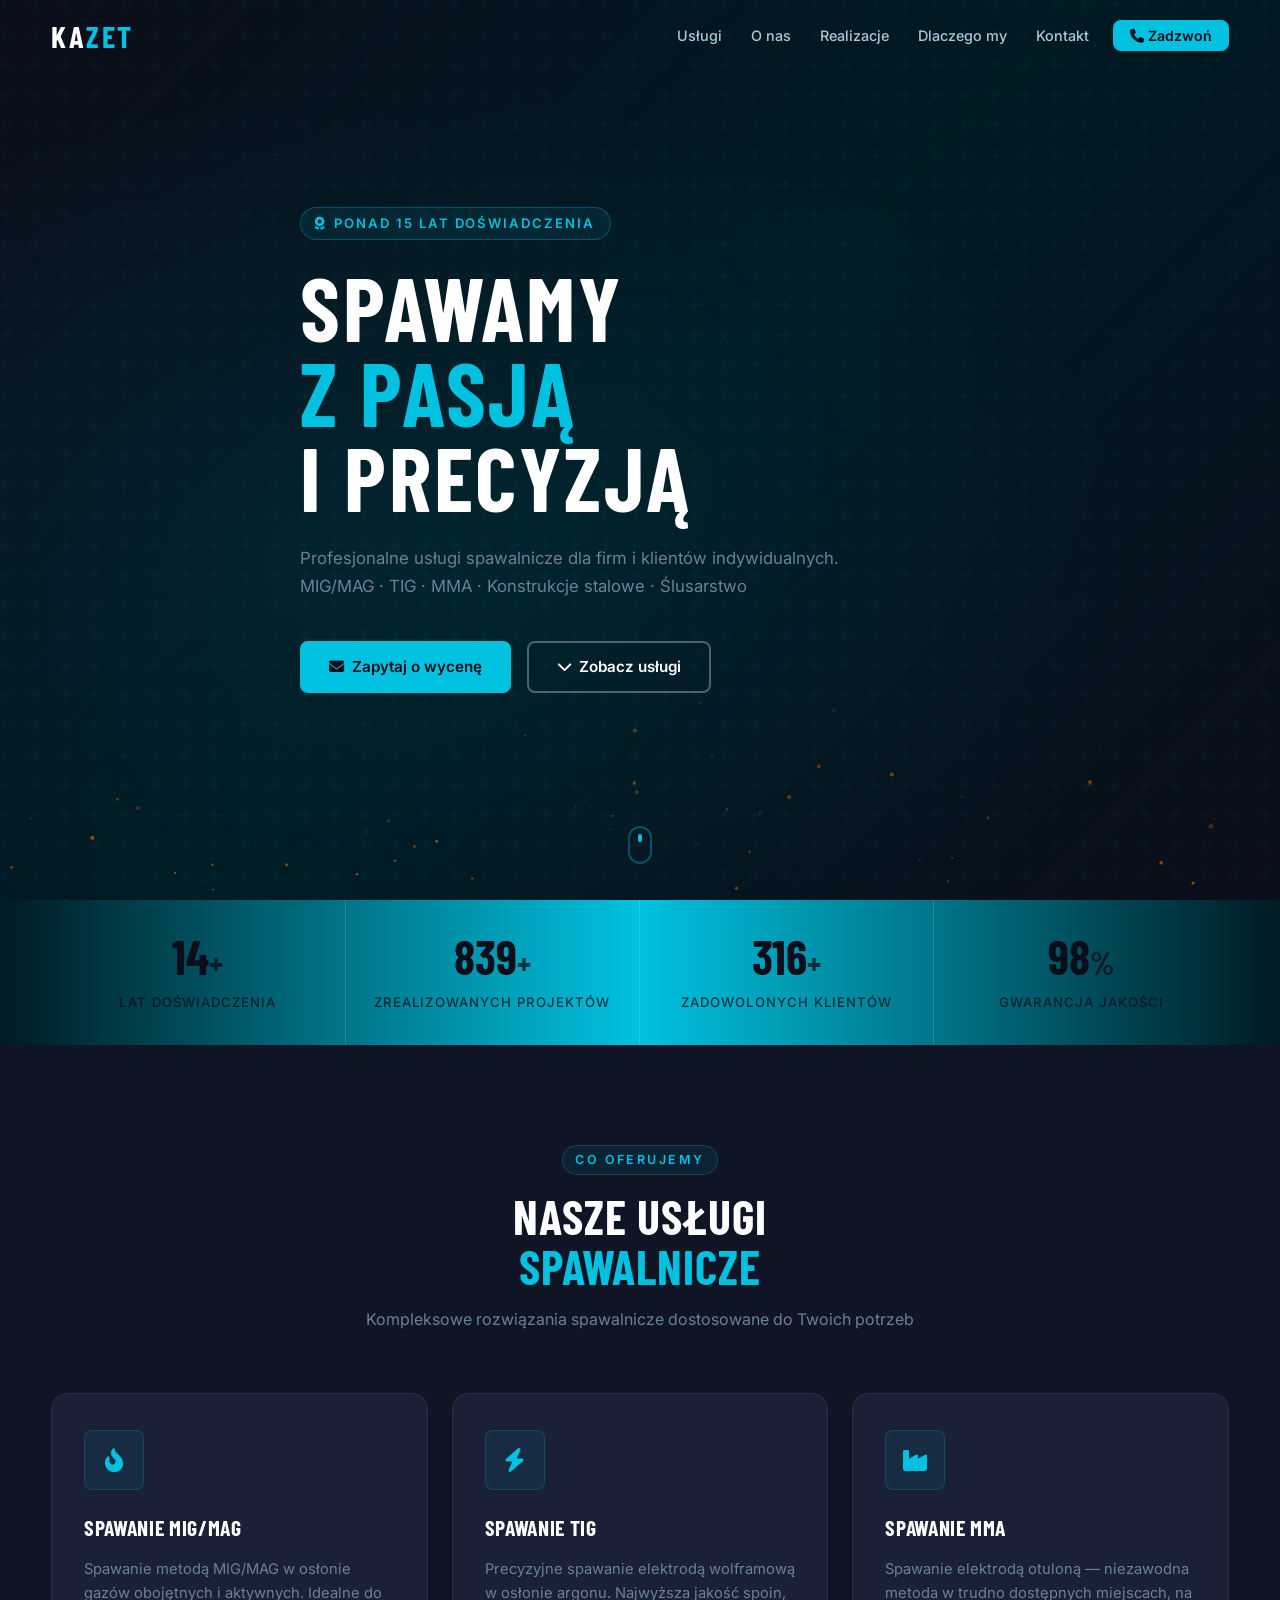
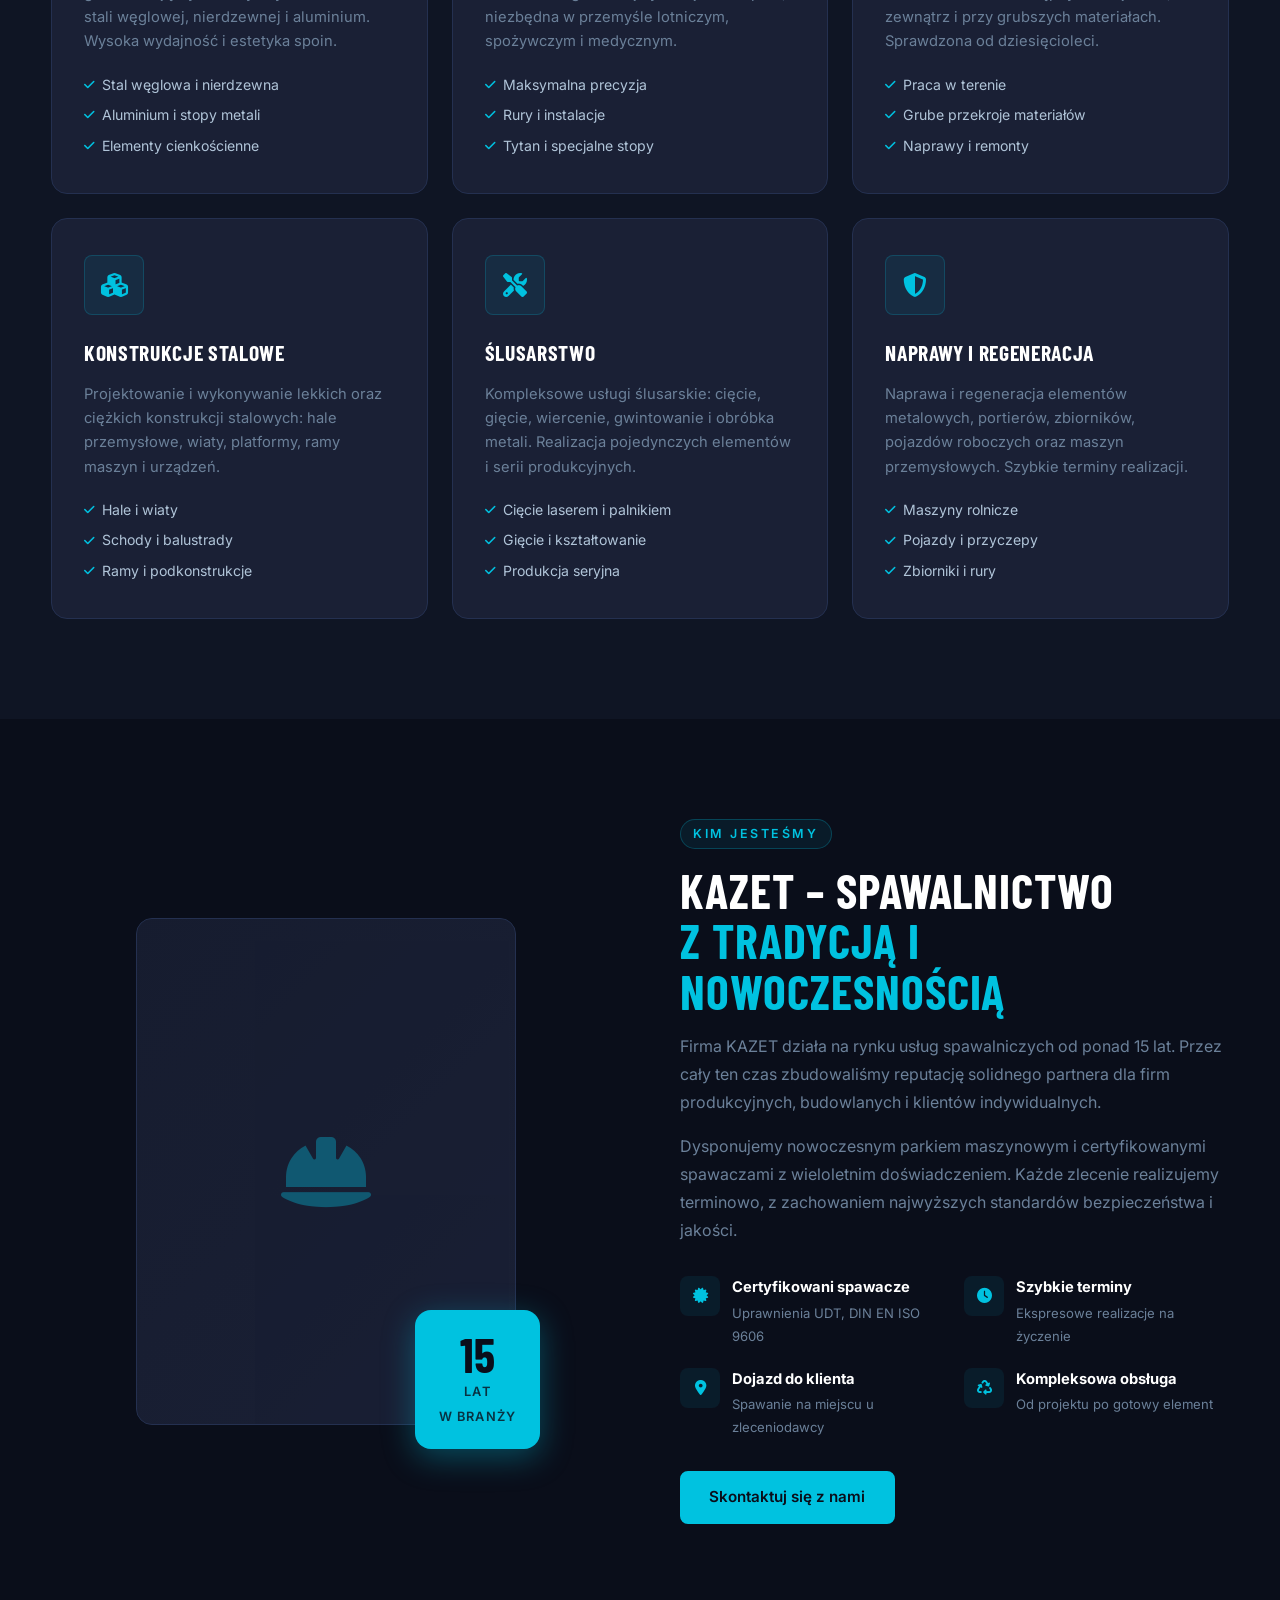
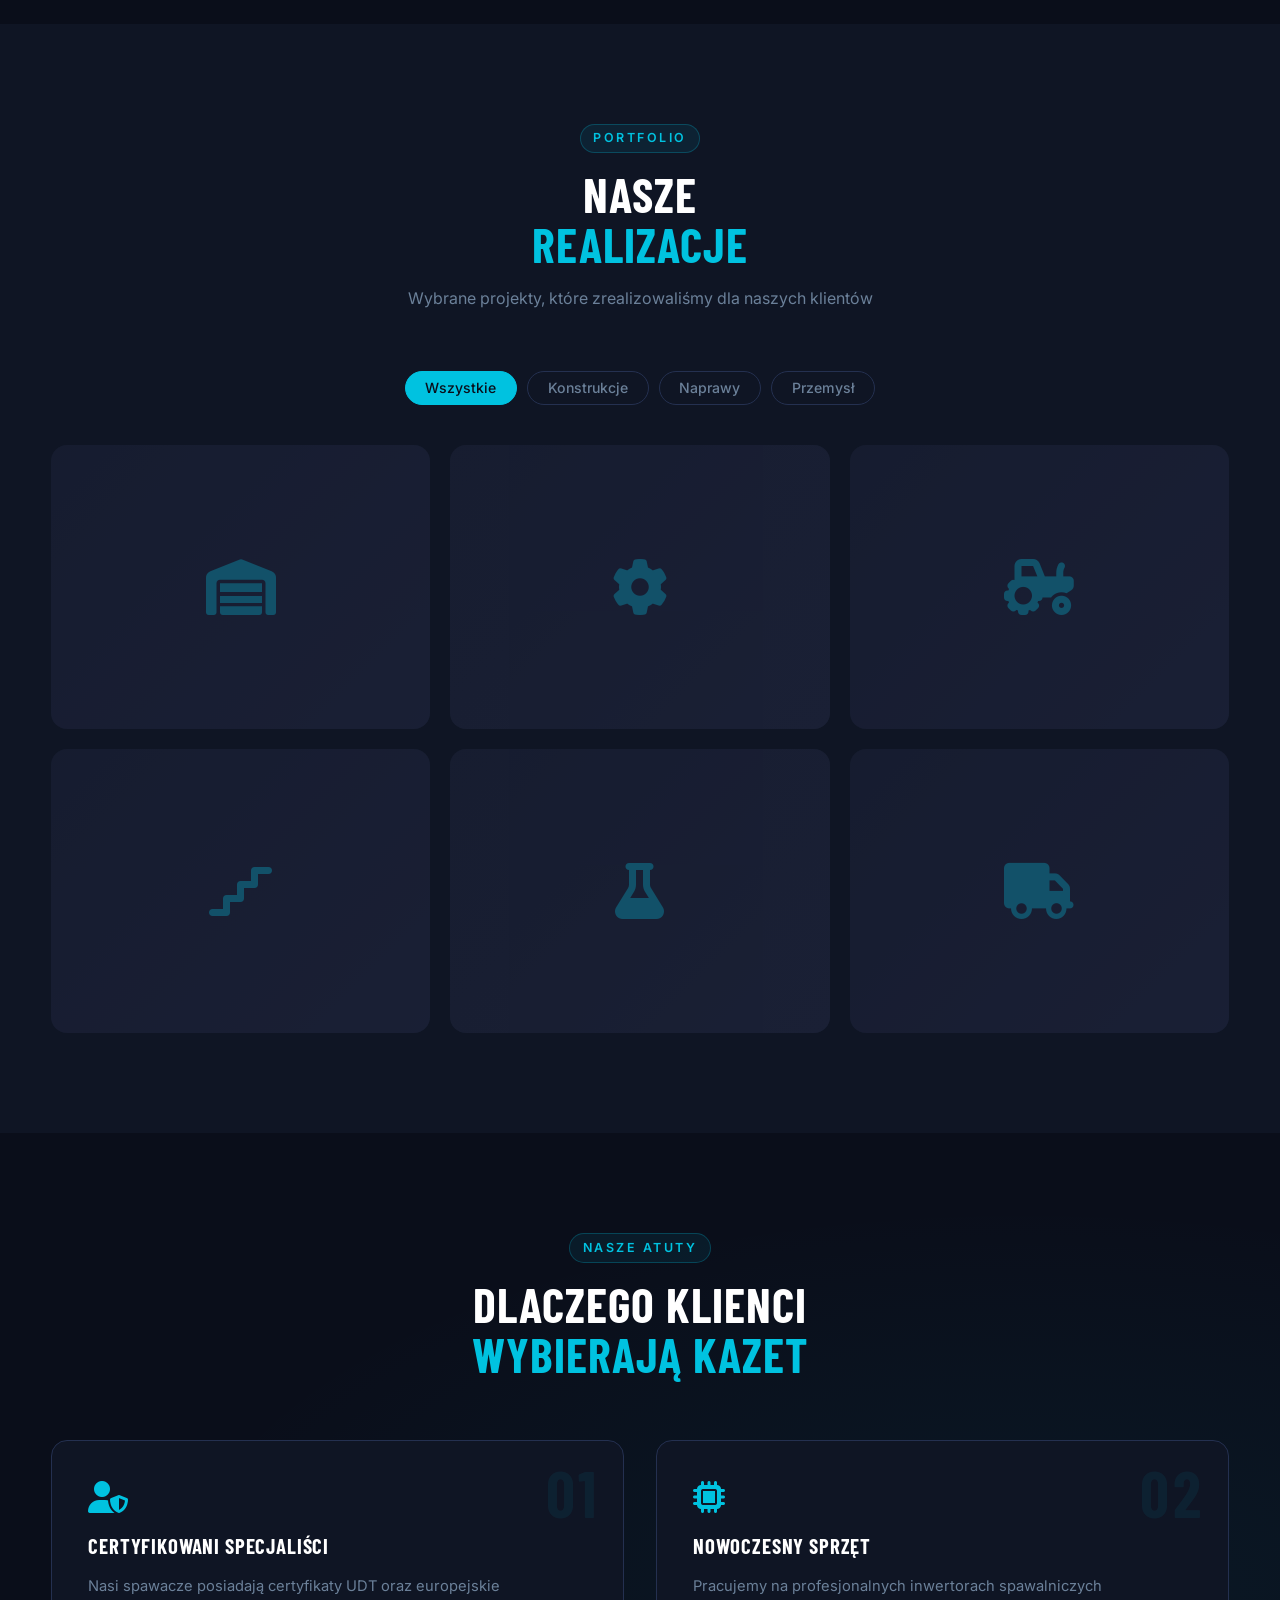
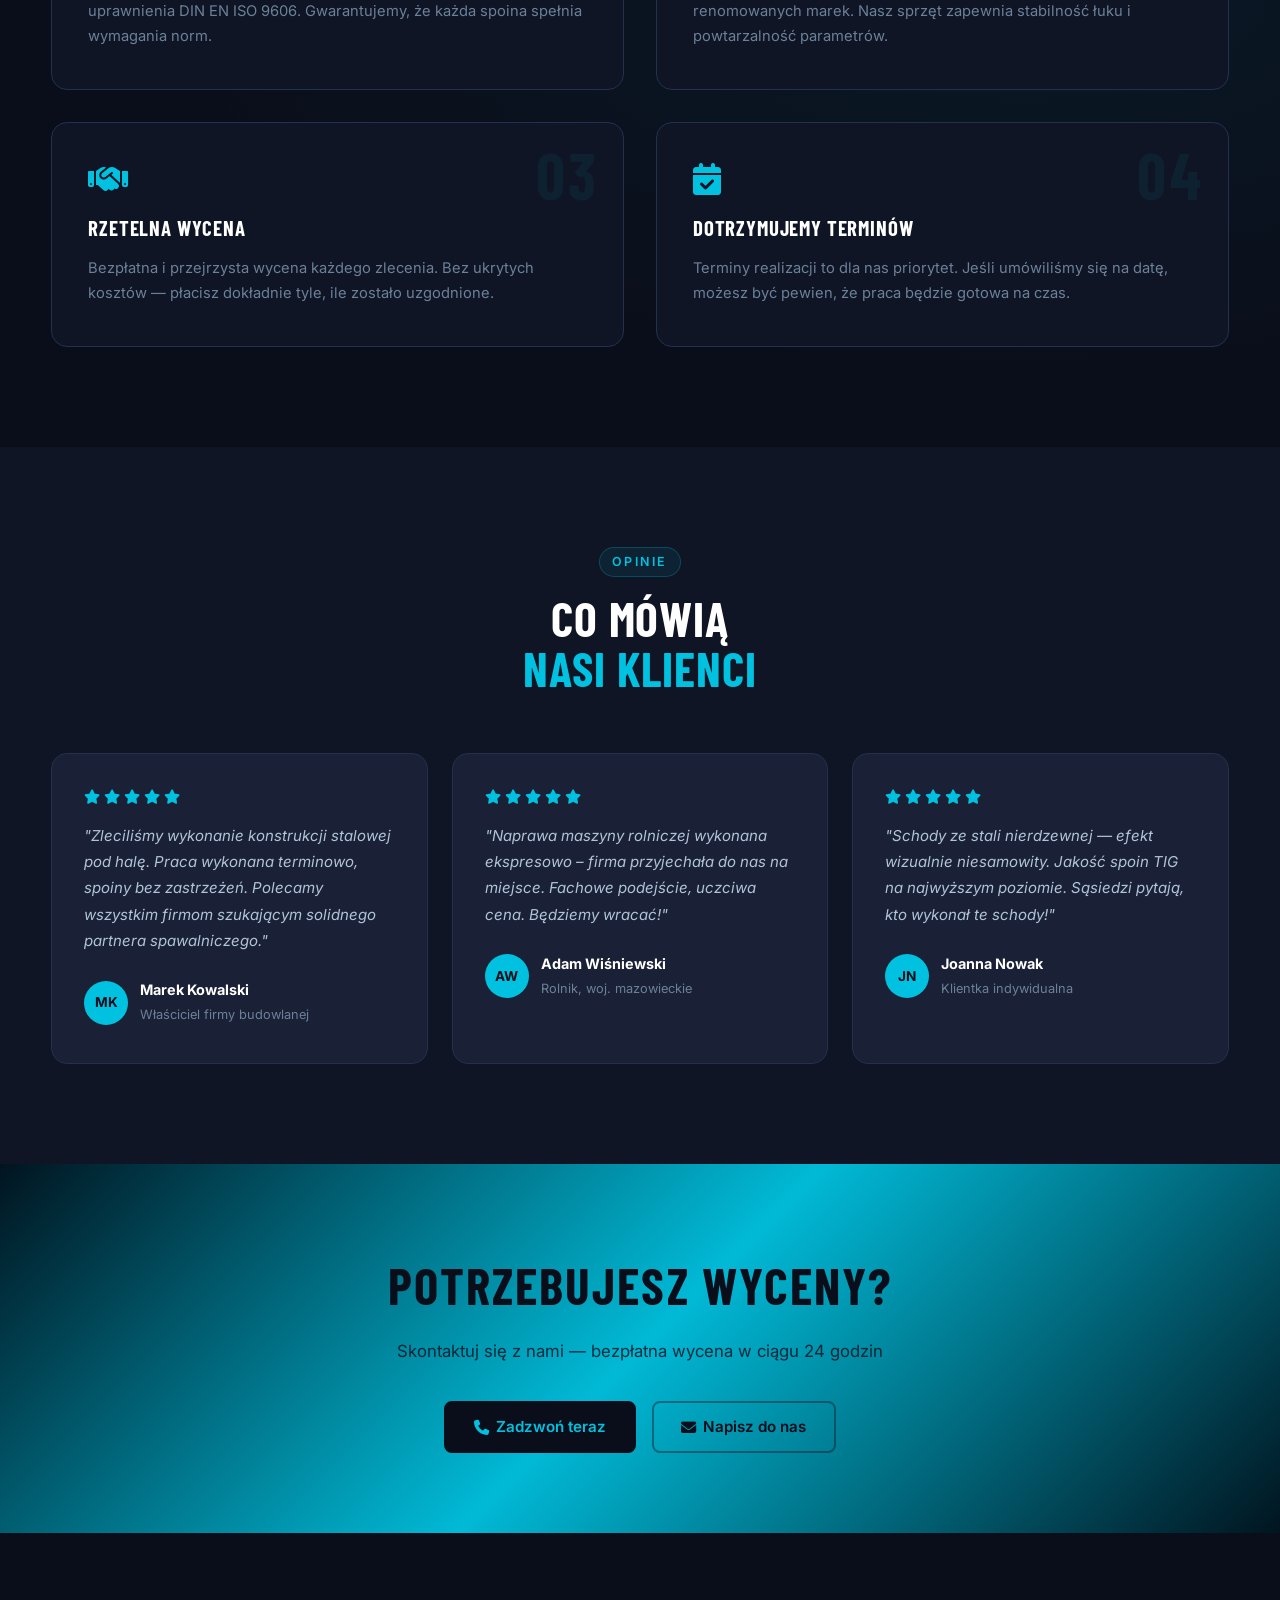
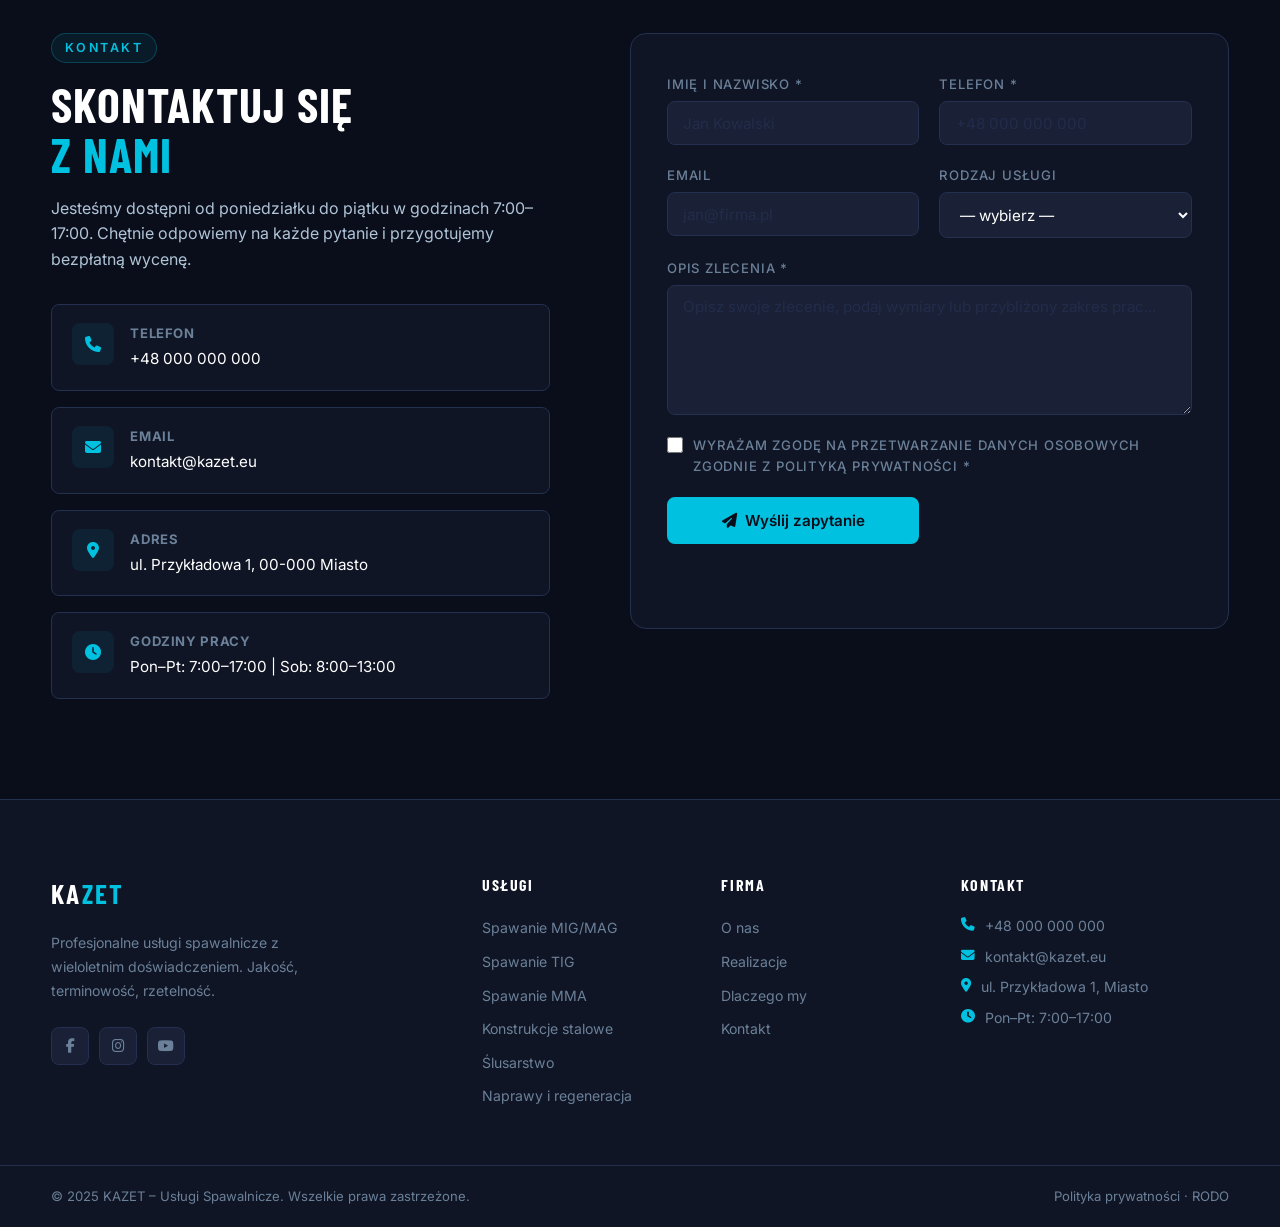
<file: website/v4.html>
<!DOCTYPE html>
<html lang="pl">
<head>
  <meta charset="UTF-8" />
  <meta name="viewport" content="width=device-width, initial-scale=1.0" />
  <meta name="description" content="KAZET – profesjonalne usługi spawalnicze. Spawanie MIG/MAG, TIG, MMA. Konstrukcje stalowe, ślusarstwo, obróbka metali. Szybko, solidnie, z gwarancją." />
  <meta name="keywords" content="spawalnictwo, spawanie, MIG MAG, TIG, konstrukcje stalowe, usługi spawalnicze, ślusarz" />
  <title>KAZET – Wersja 4: Technologiczna</title>

  <!-- Fonts -->
  <link rel="preconnect" href="https://fonts.googleapis.com" />
  <link rel="preconnect" href="https://fonts.gstatic.com" crossorigin />
  <link href="https://fonts.googleapis.com/css2?family=Barlow+Condensed:wght@400;600;700&family=Inter:wght@300;400;500;600&display=swap" rel="stylesheet" />

  <!-- Icons -->
  <link rel="stylesheet" href="https://cdnjs.cloudflare.com/ajax/libs/font-awesome/6.5.0/css/all.min.css" />

  <link rel="stylesheet" href="style-v4.css" />
</head>
<body>

  <!-- ===== NAWIGACJA ===== -->
  <header class="header" id="header">
    <nav class="nav container">
      <a href="#hero" class="nav__logo">
        <span class="logo-kaz">KA</span><span class="logo-zet">ZET</span>
      </a>

      <ul class="nav__menu" id="navMenu">
        <li><a href="#uslugi" class="nav__link">Usługi</a></li>
        <li><a href="#o-nas" class="nav__link">O nas</a></li>
        <li><a href="#realizacje" class="nav__link">Realizacje</a></li>
        <li><a href="#dlaczego-my" class="nav__link">Dlaczego my</a></li>
        <li><a href="#kontakt" class="nav__link">Kontakt</a></li>
        <li><a href="tel:+48000000000" class="nav__cta">
          <i class="fas fa-phone"></i> Zadzwoń
        </a></li>
      </ul>

      <button class="nav__toggle" id="navToggle" aria-label="Menu">
        <span></span><span></span><span></span>
      </button>
    </nav>
  </header>

  <!-- ===== HERO ===== -->
  <section class="hero" id="hero">
    <div class="hero__bg">
      <div class="hero__sparks" id="sparks"></div>
      <div class="hero__overlay"></div>
    </div>

    <div class="hero__content container">
      <div class="hero__badge reveal">
        <i class="fas fa-award"></i> Ponad 15 lat doświadczenia
      </div>
      <h1 class="hero__title reveal">
        Spawamy<br />
        <span class="hero__title--accent">z pasją</span><br />
        i precyzją
      </h1>
      <p class="hero__desc reveal">
        Profesjonalne usługi spawalnicze dla firm i klientów indywidualnych.<br />
        MIG/MAG · TIG · MMA · Konstrukcje stalowe · Ślusarstwo
      </p>
      <div class="hero__actions reveal">
        <a href="#kontakt" class="btn btn--primary">
          <i class="fas fa-envelope"></i> Zapytaj o wycenę
        </a>
        <a href="#uslugi" class="btn btn--ghost">
          <i class="fas fa-chevron-down"></i> Zobacz usługi
        </a>
      </div>
    </div>

    <div class="hero__scroll">
      <div class="scroll-indicator"></div>
    </div>
  </section>

  <!-- ===== STATS ===== -->
  <section class="stats">
    <div class="container stats__grid">
      <div class="stat-item">
        <span class="stat-number" data-target="15">0</span><span class="stat-suffix">+</span>
        <p>Lat doświadczenia</p>
      </div>
      <div class="stat-item">
        <span class="stat-number" data-target="850">0</span><span class="stat-suffix">+</span>
        <p>Zrealizowanych projektów</p>
      </div>
      <div class="stat-item">
        <span class="stat-number" data-target="320">0</span><span class="stat-suffix">+</span>
        <p>Zadowolonych klientów</p>
      </div>
      <div class="stat-item">
        <span class="stat-number" data-target="100">0</span><span class="stat-suffix">%</span>
        <p>Gwarancja jakości</p>
      </div>
    </div>
  </section>

  <!-- ===== USŁUGI ===== -->
  <section class="services section" id="uslugi">
    <div class="container">
      <div class="section-header reveal">
        <span class="section-tag">Co oferujemy</span>
        <h2 class="section-title">Nasze usługi<br /><span>spawalnicze</span></h2>
        <p class="section-desc">Kompleksowe rozwiązania spawalnicze dostosowane do Twoich potrzeb</p>
      </div>

      <div class="services__grid">
        <div class="service-card reveal">
          <div class="service-card__icon">
            <i class="fas fa-fire-flame-curved"></i>
          </div>
          <h3>Spawanie MIG/MAG</h3>
          <p>Spawanie metodą MIG/MAG w osłonie gazów obojętnych i aktywnych. Idealne do stali węglowej, nierdzewnej i aluminium. Wysoka wydajność i estetyka spoin.</p>
          <ul class="service-card__list">
            <li><i class="fas fa-check"></i> Stal węglowa i nierdzewna</li>
            <li><i class="fas fa-check"></i> Aluminium i stopy metali</li>
            <li><i class="fas fa-check"></i> Elementy cienkościenne</li>
          </ul>
        </div>

        <div class="service-card reveal">
          <div class="service-card__icon">
            <i class="fas fa-bolt"></i>
          </div>
          <h3>Spawanie TIG</h3>
          <p>Precyzyjne spawanie elektrodą wolframową w osłonie argonu. Najwyższa jakość spoin, niezbędna w przemyśle lotniczym, spożywczym i medycznym.</p>
          <ul class="service-card__list">
            <li><i class="fas fa-check"></i> Maksymalna precyzja</li>
            <li><i class="fas fa-check"></i> Rury i instalacje</li>
            <li><i class="fas fa-check"></i> Tytan i specjalne stopy</li>
          </ul>
        </div>

        <div class="service-card reveal">
          <div class="service-card__icon">
            <i class="fas fa-industry"></i>
          </div>
          <h3>Spawanie MMA</h3>
          <p>Spawanie elektrodą otuloną — niezawodna metoda w trudno dostępnych miejscach, na zewnątrz i przy grubszych materiałach. Sprawdzona od dziesięcioleci.</p>
          <ul class="service-card__list">
            <li><i class="fas fa-check"></i> Praca w terenie</li>
            <li><i class="fas fa-check"></i> Grube przekroje materiałów</li>
            <li><i class="fas fa-check"></i> Naprawy i remonty</li>
          </ul>
        </div>

        <div class="service-card reveal">
          <div class="service-card__icon">
            <i class="fas fa-cubes"></i>
          </div>
          <h3>Konstrukcje stalowe</h3>
          <p>Projektowanie i wykonywanie lekkich oraz ciężkich konstrukcji stalowych: hale przemysłowe, wiaty, platformy, ramy maszyn i urządzeń.</p>
          <ul class="service-card__list">
            <li><i class="fas fa-check"></i> Hale i wiaty</li>
            <li><i class="fas fa-check"></i> Schody i balustrady</li>
            <li><i class="fas fa-check"></i> Ramy i podkonstrukcje</li>
          </ul>
        </div>

        <div class="service-card reveal">
          <div class="service-card__icon">
            <i class="fas fa-tools"></i>
          </div>
          <h3>Ślusarstwo</h3>
          <p>Kompleksowe usługi ślusarskie: cięcie, gięcie, wiercenie, gwintowanie i obróbka metali. Realizacja pojedynczych elementów i serii produkcyjnych.</p>
          <ul class="service-card__list">
            <li><i class="fas fa-check"></i> Cięcie laserem i palnikiem</li>
            <li><i class="fas fa-check"></i> Gięcie i kształtowanie</li>
            <li><i class="fas fa-check"></i> Produkcja seryjna</li>
          </ul>
        </div>

        <div class="service-card reveal">
          <div class="service-card__icon">
            <i class="fas fa-shield-halved"></i>
          </div>
          <h3>Naprawy i regeneracja</h3>
          <p>Naprawa i regeneracja elementów metalowych, portierów, zbiorników, pojazdów roboczych oraz maszyn przemysłowych. Szybkie terminy realizacji.</p>
          <ul class="service-card__list">
            <li><i class="fas fa-check"></i> Maszyny rolnicze</li>
            <li><i class="fas fa-check"></i> Pojazdy i przyczepy</li>
            <li><i class="fas fa-check"></i> Zbiorniki i rury</li>
          </ul>
        </div>
      </div>
    </div>
  </section>

  <!-- ===== O NAS ===== -->
  <section class="about section" id="o-nas">
    <div class="container about__grid">
      <div class="about__visual reveal">
        <div class="about__img-wrap">
          <div class="about__img-main">
            <div class="about__img-placeholder">
              <i class="fas fa-hard-hat"></i>
            </div>
          </div>
          <div class="about__badge-years">
            <strong>15</strong>
            <span>lat<br/>w branży</span>
          </div>
        </div>
      </div>

      <div class="about__content reveal">
        <span class="section-tag">Kim jesteśmy</span>
        <h2 class="section-title">KAZET – spawalnictwo<br /><span>z tradycją i nowoczesnością</span></h2>
        <p>Firma KAZET działa na rynku usług spawalniczych od ponad 15 lat. Przez cały ten czas zbudowaliśmy reputację solidnego partnera dla firm produkcyjnych, budowlanych i klientów indywidualnych.</p>
        <p>Dysponujemy nowoczesnym parkiem maszynowym i certyfikowanymi spawaczami z wieloletnim doświadczeniem. Każde zlecenie realizujemy terminowo, z zachowaniem najwyższych standardów bezpieczeństwa i jakości.</p>

        <div class="about__features">
          <div class="about__feature">
            <i class="fas fa-certificate"></i>
            <div>
              <strong>Certyfikowani spawacze</strong>
              <p>Uprawnienia UDT, DIN EN ISO 9606</p>
            </div>
          </div>
          <div class="about__feature">
            <i class="fas fa-clock"></i>
            <div>
              <strong>Szybkie terminy</strong>
              <p>Ekspresowe realizacje na życzenie</p>
            </div>
          </div>
          <div class="about__feature">
            <i class="fas fa-map-marker-alt"></i>
            <div>
              <strong>Dojazd do klienta</strong>
              <p>Spawanie na miejscu u zleceniodawcy</p>
            </div>
          </div>
          <div class="about__feature">
            <i class="fas fa-recycle"></i>
            <div>
              <strong>Kompleksowa obsługa</strong>
              <p>Od projektu po gotowy element</p>
            </div>
          </div>
        </div>

        <a href="#kontakt" class="btn btn--primary">Skontaktuj się z nami</a>
      </div>
    </div>
  </section>

  <!-- ===== REALIZACJE ===== -->
  <section class="portfolio section" id="realizacje">
    <div class="container">
      <div class="section-header reveal">
        <span class="section-tag">Portfolio</span>
        <h2 class="section-title">Nasze<br /><span>realizacje</span></h2>
        <p class="section-desc">Wybrane projekty, które zrealizowaliśmy dla naszych klientów</p>
      </div>

      <div class="portfolio__filter reveal">
        <button class="filter-btn active" data-filter="all">Wszystkie</button>
        <button class="filter-btn" data-filter="konstrukcje">Konstrukcje</button>
        <button class="filter-btn" data-filter="naprawy">Naprawy</button>
        <button class="filter-btn" data-filter="przemysl">Przemysł</button>
      </div>

      <div class="portfolio__grid">
        <div class="portfolio-item reveal" data-category="konstrukcje">
          <div class="portfolio-item__img">
            <div class="portfolio-item__placeholder"><i class="fas fa-warehouse"></i></div>
            <div class="portfolio-item__overlay">
              <h4>Wiata magazynowa</h4>
              <p>Konstrukcja stalowa 300m²</p>
              <span class="portfolio-item__tag">Konstrukcje</span>
            </div>
          </div>
        </div>

        <div class="portfolio-item reveal" data-category="przemysl">
          <div class="portfolio-item__img">
            <div class="portfolio-item__placeholder"><i class="fas fa-cog"></i></div>
            <div class="portfolio-item__overlay">
              <h4>Rama maszyny CNC</h4>
              <p>Spawanie precyzyjne TIG</p>
              <span class="portfolio-item__tag">Przemysł</span>
            </div>
          </div>
        </div>

        <div class="portfolio-item reveal" data-category="naprawy">
          <div class="portfolio-item__img">
            <div class="portfolio-item__placeholder"><i class="fas fa-tractor"></i></div>
            <div class="portfolio-item__overlay">
              <h4>Remont maszyny rolniczej</h4>
              <p>Regeneracja elementów</p>
              <span class="portfolio-item__tag">Naprawy</span>
            </div>
          </div>
        </div>

        <div class="portfolio-item reveal" data-category="konstrukcje">
          <div class="portfolio-item__img">
            <div class="portfolio-item__placeholder"><i class="fas fa-stairs"></i></div>
            <div class="portfolio-item__overlay">
              <h4>Schody i balustrada</h4>
              <p>Stal nierdzewna, MIG/MAG</p>
              <span class="portfolio-item__tag">Konstrukcje</span>
            </div>
          </div>
        </div>

        <div class="portfolio-item reveal" data-category="przemysl">
          <div class="portfolio-item__img">
            <div class="portfolio-item__placeholder"><i class="fas fa-flask"></i></div>
            <div class="portfolio-item__overlay">
              <h4>Zbiornik inox</h4>
              <p>Spawanie TIG, stal nierdzewna</p>
              <span class="portfolio-item__tag">Przemysł</span>
            </div>
          </div>
        </div>

        <div class="portfolio-item reveal" data-category="naprawy">
          <div class="portfolio-item__img">
            <div class="portfolio-item__placeholder"><i class="fas fa-truck"></i></div>
            <div class="portfolio-item__overlay">
              <h4>Naprawa naczepy TIR</h4>
              <p>MMA, praca w terenie</p>
              <span class="portfolio-item__tag">Naprawy</span>
            </div>
          </div>
        </div>
      </div>
    </div>
  </section>

  <!-- ===== DLACZEGO MY ===== -->
  <section class="why section" id="dlaczego-my">
    <div class="why__bg"></div>
    <div class="container">
      <div class="section-header reveal">
        <span class="section-tag">Nasze atuty</span>
        <h2 class="section-title">Dlaczego klienci<br /><span>wybierają KAZET</span></h2>
      </div>

      <div class="why__grid">
        <div class="why-item reveal">
          <div class="why-item__num">01</div>
          <i class="fas fa-user-shield why-item__icon"></i>
          <h3>Certyfikowani specjaliści</h3>
          <p>Nasi spawacze posiadają certyfikaty UDT oraz europejskie uprawnienia DIN EN ISO 9606. Gwarantujemy, że każda spoina spełnia wymagania norm.</p>
        </div>

        <div class="why-item reveal">
          <div class="why-item__num">02</div>
          <i class="fas fa-microchip why-item__icon"></i>
          <h3>Nowoczesny sprzęt</h3>
          <p>Pracujemy na profesjonalnych inwertorach spawalniczych renomowanych marek. Nasz sprzęt zapewnia stabilność łuku i powtarzalność parametrów.</p>
        </div>

        <div class="why-item reveal">
          <div class="why-item__num">03</div>
          <i class="fas fa-handshake why-item__icon"></i>
          <h3>Rzetelna wycena</h3>
          <p>Bezpłatna i przejrzysta wycena każdego zlecenia. Bez ukrytych kosztów — płacisz dokładnie tyle, ile zostało uzgodnione.</p>
        </div>

        <div class="why-item reveal">
          <div class="why-item__num">04</div>
          <i class="fas fa-calendar-check why-item__icon"></i>
          <h3>Dotrzymujemy terminów</h3>
          <p>Terminy realizacji to dla nas priorytet. Jeśli umówiliśmy się na datę, możesz być pewien, że praca będzie gotowa na czas.</p>
        </div>
      </div>
    </div>
  </section>

  <!-- ===== OPINIE ===== -->
  <section class="testimonials section">
    <div class="container">
      <div class="section-header reveal">
        <span class="section-tag">Opinie</span>
        <h2 class="section-title">Co mówią<br /><span>nasi klienci</span></h2>
      </div>

      <div class="testimonials__track reveal">
        <div class="testimonial-card">
          <div class="testimonial-card__stars">
            <i class="fas fa-star"></i><i class="fas fa-star"></i><i class="fas fa-star"></i>
            <i class="fas fa-star"></i><i class="fas fa-star"></i>
          </div>
          <p>"Zleciliśmy wykonanie konstrukcji stalowej pod halę. Praca wykonana terminowo, spoiny bez zastrzeżeń. Polecamy wszystkim firmom szukającym solidnego partnera spawalniczego."</p>
          <div class="testimonial-card__author">
            <div class="author-avatar">MK</div>
            <div>
              <strong>Marek Kowalski</strong>
              <span>Właściciel firmy budowlanej</span>
            </div>
          </div>
        </div>

        <div class="testimonial-card">
          <div class="testimonial-card__stars">
            <i class="fas fa-star"></i><i class="fas fa-star"></i><i class="fas fa-star"></i>
            <i class="fas fa-star"></i><i class="fas fa-star"></i>
          </div>
          <p>"Naprawa maszyny rolniczej wykonana ekspresowo – firma przyjechała do nas na miejsce. Fachowe podejście, uczciwa cena. Będziemy wracać!"</p>
          <div class="testimonial-card__author">
            <div class="author-avatar">AW</div>
            <div>
              <strong>Adam Wiśniewski</strong>
              <span>Rolnik, woj. mazowieckie</span>
            </div>
          </div>
        </div>

        <div class="testimonial-card">
          <div class="testimonial-card__stars">
            <i class="fas fa-star"></i><i class="fas fa-star"></i><i class="fas fa-star"></i>
            <i class="fas fa-star"></i><i class="fas fa-star"></i>
          </div>
          <p>"Schody ze stali nierdzewnej — efekt wizualnie niesamowity. Jakość spoin TIG na najwyższym poziomie. Sąsiedzi pytają, kto wykonał te schody!"</p>
          <div class="testimonial-card__author">
            <div class="author-avatar">JN</div>
            <div>
              <strong>Joanna Nowak</strong>
              <span>Klientka indywidualna</span>
            </div>
          </div>
        </div>
      </div>
    </div>
  </section>

  <!-- ===== CTA BANNER ===== -->
  <section class="cta-banner">
    <div class="cta-banner__bg"></div>
    <div class="container cta-banner__content reveal">
      <h2>Potrzebujesz wyceny?</h2>
      <p>Skontaktuj się z nami — bezpłatna wycena w ciągu 24 godzin</p>
      <div class="cta-banner__actions">
        <a href="tel:+48000000000" class="btn btn--primary">
          <i class="fas fa-phone"></i> Zadzwoń teraz
        </a>
        <a href="#kontakt" class="btn btn--ghost-light">
          <i class="fas fa-envelope"></i> Napisz do nas
        </a>
      </div>
    </div>
  </section>

  <!-- ===== KONTAKT ===== -->
  <section class="contact section" id="kontakt">
    <div class="container contact__grid">
      <div class="contact__info reveal">
        <span class="section-tag">Kontakt</span>
        <h2 class="section-title">Skontaktuj się<br /><span>z nami</span></h2>
        <p>Jesteśmy dostępni od poniedziałku do piątku w godzinach 7:00–17:00. Chętnie odpowiemy na każde pytanie i przygotujemy bezpłatną wycenę.</p>

        <div class="contact__details">
          <a href="tel:+48000000000" class="contact__item">
            <div class="contact__item-icon"><i class="fas fa-phone"></i></div>
            <div>
              <strong>Telefon</strong>
              <span>+48 000 000 000</span>
            </div>
          </a>
          <a href="mailto:kontakt@kazet.eu" class="contact__item">
            <div class="contact__item-icon"><i class="fas fa-envelope"></i></div>
            <div>
              <strong>Email</strong>
              <span>kontakt@kazet.eu</span>
            </div>
          </a>
          <div class="contact__item">
            <div class="contact__item-icon"><i class="fas fa-map-marker-alt"></i></div>
            <div>
              <strong>Adres</strong>
              <span>ul. Przykładowa 1, 00-000 Miasto</span>
            </div>
          </div>
          <div class="contact__item">
            <div class="contact__item-icon"><i class="fas fa-clock"></i></div>
            <div>
              <strong>Godziny pracy</strong>
              <span>Pon–Pt: 7:00–17:00 | Sob: 8:00–13:00</span>
            </div>
          </div>
        </div>
      </div>

      <div class="contact__form-wrap reveal">
        <form class="contact__form" id="contactForm" novalidate>
          <div class="form-group">
            <label for="name">Imię i nazwisko *</label>
            <input type="text" id="name" name="name" placeholder="Jan Kowalski" required />
          </div>
          <div class="form-group">
            <label for="phone">Telefon *</label>
            <input type="tel" id="phone" name="phone" placeholder="+48 000 000 000" required />
          </div>
          <div class="form-group">
            <label for="email">Email</label>
            <input type="email" id="email" name="email" placeholder="jan@firma.pl" />
          </div>
          <div class="form-group">
            <label for="service">Rodzaj usługi</label>
            <select id="service" name="service">
              <option value="">— wybierz —</option>
              <option value="mig-mag">Spawanie MIG/MAG</option>
              <option value="tig">Spawanie TIG</option>
              <option value="mma">Spawanie MMA</option>
              <option value="konstrukcje">Konstrukcje stalowe</option>
              <option value="slusarstwo">Ślusarstwo</option>
              <option value="naprawy">Naprawy i regeneracja</option>
              <option value="inne">Inne</option>
            </select>
          </div>
          <div class="form-group form-group--full">
            <label for="message">Opis zlecenia *</label>
            <textarea id="message" name="message" rows="5" placeholder="Opisz swoje zlecenie, podaj wymiary lub przybliżony zakres prac..." required></textarea>
          </div>
          <div class="form-group form-group--full form-group--check">
            <label class="checkbox-label">
              <input type="checkbox" id="rodo" name="rodo" required />
              <span>Wyrażam zgodę na przetwarzanie danych osobowych zgodnie z Polityką Prywatności *</span>
            </label>
          </div>
          <button type="submit" class="btn btn--primary btn--full">
            <i class="fas fa-paper-plane"></i> Wyślij zapytanie
          </button>
          <div class="form-status" id="formStatus"></div>
        </form>
      </div>
    </div>
  </section>

  <!-- ===== FOOTER ===== -->
  <footer class="footer">
    <div class="container footer__grid">
      <div class="footer__brand">
        <a href="#hero" class="nav__logo">
          <span class="logo-kaz">KA</span><span class="logo-zet">ZET</span>
        </a>
        <p>Profesjonalne usługi spawalnicze z wieloletnim doświadczeniem. Jakość, terminowość, rzetelność.</p>
        <div class="footer__social">
          <a href="#" aria-label="Facebook"><i class="fab fa-facebook-f"></i></a>
          <a href="#" aria-label="Instagram"><i class="fab fa-instagram"></i></a>
          <a href="#" aria-label="YouTube"><i class="fab fa-youtube"></i></a>
        </div>
      </div>

      <div class="footer__col">
        <h4>Usługi</h4>
        <ul>
          <li><a href="#uslugi">Spawanie MIG/MAG</a></li>
          <li><a href="#uslugi">Spawanie TIG</a></li>
          <li><a href="#uslugi">Spawanie MMA</a></li>
          <li><a href="#uslugi">Konstrukcje stalowe</a></li>
          <li><a href="#uslugi">Ślusarstwo</a></li>
          <li><a href="#uslugi">Naprawy i regeneracja</a></li>
        </ul>
      </div>

      <div class="footer__col">
        <h4>Firma</h4>
        <ul>
          <li><a href="#o-nas">O nas</a></li>
          <li><a href="#realizacje">Realizacje</a></li>
          <li><a href="#dlaczego-my">Dlaczego my</a></li>
          <li><a href="#kontakt">Kontakt</a></li>
        </ul>
      </div>

      <div class="footer__col">
        <h4>Kontakt</h4>
        <ul class="footer__contact">
          <li><i class="fas fa-phone"></i> <a href="tel:+48000000000">+48 000 000 000</a></li>
          <li><i class="fas fa-envelope"></i> <a href="mailto:kontakt@kazet.eu">kontakt@kazet.eu</a></li>
          <li><i class="fas fa-map-marker-alt"></i> ul. Przykładowa 1, Miasto</li>
          <li><i class="fas fa-clock"></i> Pon–Pt: 7:00–17:00</li>
        </ul>
      </div>
    </div>

    <div class="footer__bottom">
      <div class="container">
        <p>&copy; 2025 KAZET – Usługi Spawalnicze. Wszelkie prawa zastrzeżone.</p>
        <p><a href="#">Polityka prywatności</a> · <a href="#">RODO</a></p>
      </div>
    </div>
  </footer>

  <!-- Back to top -->
  <button class="back-to-top" id="backToTop" aria-label="Wróć na górę">
    <i class="fas fa-chevron-up"></i>
  </button>

  <script src="script.js"></script>
</body>
</html>
</file>
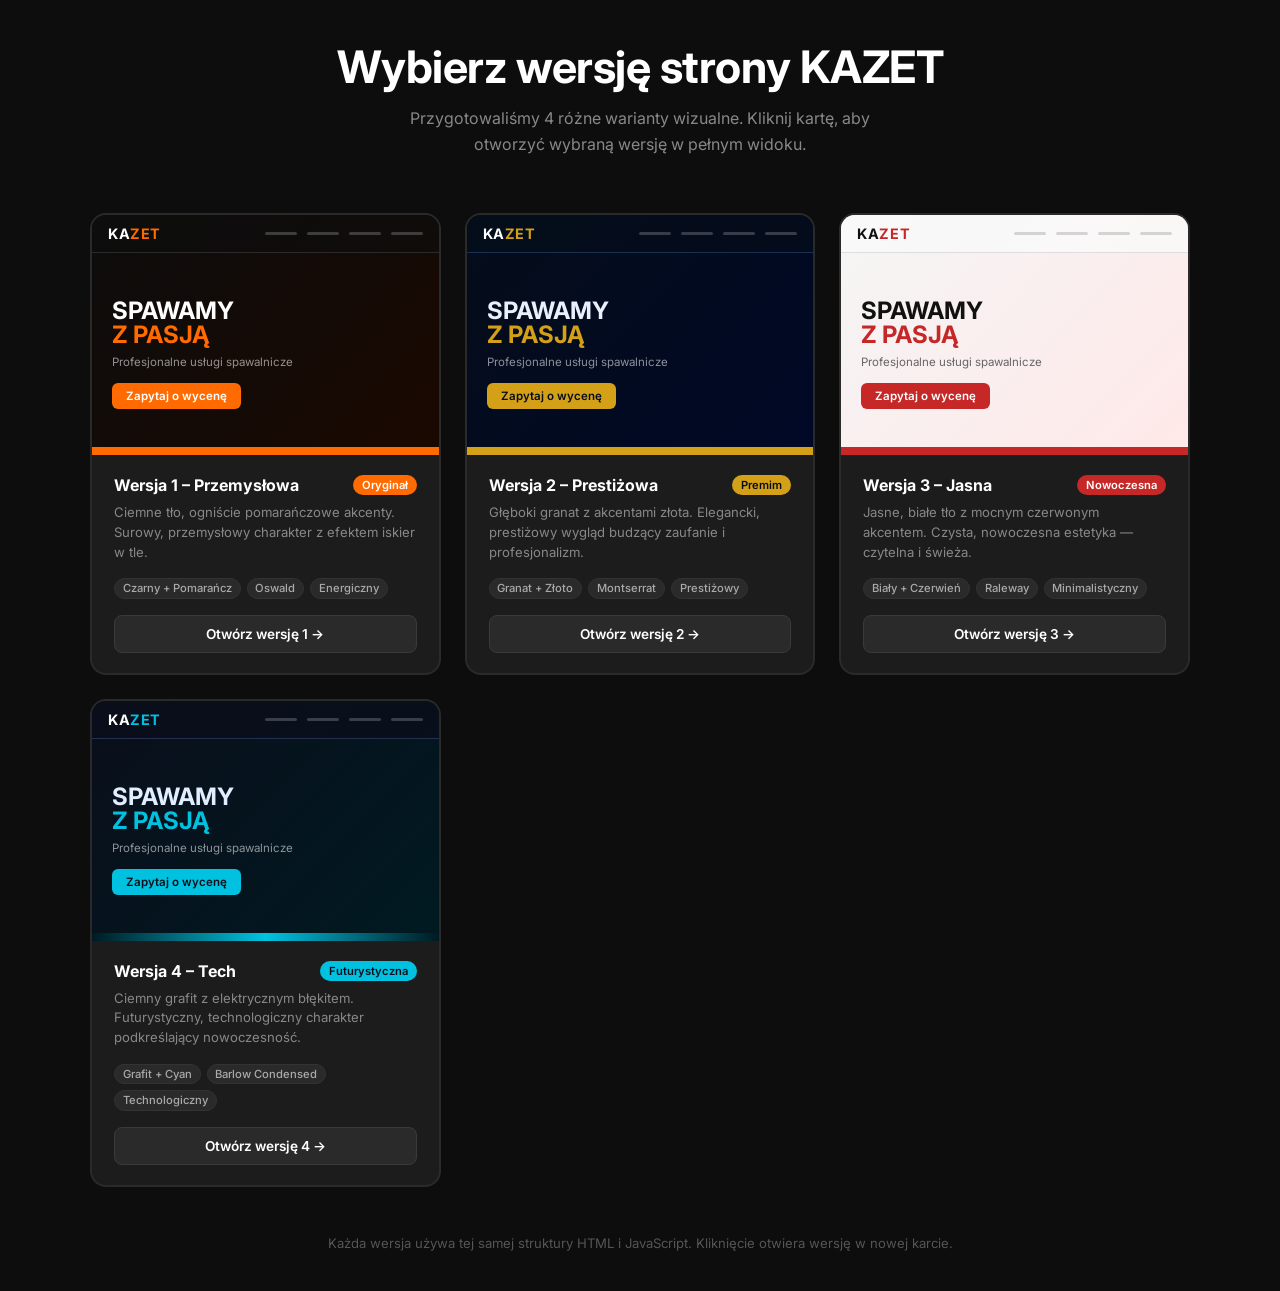
<file: website/wybierz.html>
<!DOCTYPE html>
<html lang="pl">
<head>
  <meta charset="UTF-8" />
  <meta name="viewport" content="width=device-width, initial-scale=1.0" />
  <title>KAZET – Wybierz wersję strony</title>
  <link rel="preconnect" href="https://fonts.googleapis.com" />
  <link rel="preconnect" href="https://fonts.gstatic.com" crossorigin />
  <link href="https://fonts.googleapis.com/css2?family=Inter:wght@400;500;600;700&display=swap" rel="stylesheet" />
  <style>
    *, *::before, *::after { box-sizing: border-box; margin: 0; padding: 0; }

    body {
      font-family: 'Inter', sans-serif;
      background: #0d0d0d;
      color: #d0d0d0;
      min-height: 100vh;
      display: flex;
      flex-direction: column;
      align-items: center;
      justify-content: center;
      padding: 40px 20px;
    }

    .page-header {
      text-align: center;
      margin-bottom: 56px;
    }

    .page-header h1 {
      font-size: clamp(1.8rem, 4vw, 2.8rem);
      font-weight: 700;
      color: #fff;
      margin-bottom: 12px;
      letter-spacing: -.01em;
    }

    .page-header p {
      font-size: 1rem;
      color: #888;
      max-width: 480px;
      margin: 0 auto;
      line-height: 1.6;
    }

    .versions-grid {
      display: grid;
      grid-template-columns: repeat(auto-fit, minmax(260px, 1fr));
      gap: 24px;
      width: 100%;
      max-width: 1100px;
    }

    .version-card {
      background: #1c1c1c;
      border: 2px solid #2a2a2a;
      border-radius: 16px;
      overflow: hidden;
      cursor: pointer;
      text-decoration: none;
      color: inherit;
      transition: transform .25s ease, border-color .25s ease, box-shadow .25s ease;
      display: flex;
      flex-direction: column;
    }

    .version-card:hover {
      transform: translateY(-8px);
      box-shadow: 0 20px 50px rgba(0,0,0,.5);
    }

    /* === V1 === */
    .version-card--v1:hover { border-color: #ff6b00; }
    .version-card--v1 .card-preview { background: linear-gradient(135deg, #0d0d0d 0%, #1a0800 100%); }
    .version-card--v1 .card-preview-nav { background: rgba(13,13,13,.7); border-bottom: 1px solid #2a2a2a; }
    .version-card--v1 .card-preview-logo span:last-child { color: #ff6b00; }
    .version-card--v1 .card-preview-hero h2 { color: #fff; }
    .version-card--v1 .card-preview-hero h2 span { color: #ff6b00; }
    .version-card--v1 .card-preview-btn { background: #ff6b00; color: #fff; }
    .version-card--v1 .card-preview-bar { background: #ff6b00; }
    .version-card--v1 .card-badge { background: #ff6b00; }

    /* === V2 === */
    .version-card--v2:hover { border-color: #d4a017; }
    .version-card--v2 .card-preview { background: linear-gradient(135deg, #050d1a 0%, #000826 100%); }
    .version-card--v2 .card-preview-nav { background: rgba(5,13,26,.7); border-bottom: 1px solid #1a3050; }
    .version-card--v2 .card-preview-logo span:last-child { color: #d4a017; }
    .version-card--v2 .card-preview-hero h2 { color: #e8f0fc; }
    .version-card--v2 .card-preview-hero h2 span { color: #d4a017; }
    .version-card--v2 .card-preview-btn { background: #d4a017; color: #050d1a; }
    .version-card--v2 .card-preview-bar { background: #d4a017; }
    .version-card--v2 .card-badge { background: #d4a017; color: #050d1a; }

    /* === V3 === */
    .version-card--v3:hover { border-color: #c62828; }
    .version-card--v3 .card-preview { background: linear-gradient(135deg, #f5f5f5 0%, #ffe8e8 100%); }
    .version-card--v3 .card-preview-nav { background: rgba(250,250,250,.8); border-bottom: 1px solid #ddd; }
    .version-card--v3 .card-preview-logo { color: #111; }
    .version-card--v3 .card-preview-logo span:last-child { color: #c62828; }
    .version-card--v3 .card-preview-hero h2 { color: #111; }
    .version-card--v3 .card-preview-hero h2 span { color: #c62828; }
    .version-card--v3 .card-preview-hero p { color: #666; }
    .version-card--v3 .card-preview-btn { background: #c62828; color: #fff; }
    .version-card--v3 .card-preview-bar { background: #c62828; }
    .version-card--v3 .card-badge { background: #c62828; }

    /* === V4 === */
    .version-card--v4:hover { border-color: #00c2e0; }
    .version-card--v4 .card-preview { background: linear-gradient(135deg, #0a0e1a 0%, #001a22 100%); }
    .version-card--v4 .card-preview-nav { background: rgba(10,14,26,.7); border-bottom: 1px solid #243050; }
    .version-card--v4 .card-preview-logo span:last-child { color: #00c2e0; }
    .version-card--v4 .card-preview-hero h2 { color: #e0eeff; }
    .version-card--v4 .card-preview-hero h2 span { color: #00c2e0; }
    .version-card--v4 .card-preview-btn { background: #00c2e0; color: #0a0e1a; }
    .version-card--v4 .card-preview-bar { background: linear-gradient(90deg, #001a22, #00c2e0, #001a22); }
    .version-card--v4 .card-badge { background: #00c2e0; color: #0a0e1a; }

    .card-preview {
      flex: 1;
      padding: 0;
      min-height: 240px;
      position: relative;
      overflow: hidden;
      display: flex;
      flex-direction: column;
    }

    .card-preview-nav {
      display: flex;
      align-items: center;
      justify-content: space-between;
      padding: 10px 16px;
      font-size: .75rem;
    }

    .card-preview-logo {
      font-weight: 700;
      font-size: .9rem;
      letter-spacing: .04em;
      color: #fff;
    }

    .card-preview-nav-dots {
      display: flex;
      gap: 10px;
    }

    .card-preview-nav-dots span {
      display: block;
      width: 32px;
      height: 3px;
      background: rgba(255,255,255,.2);
      border-radius: 2px;
    }

    .card-preview-hero {
      flex: 1;
      display: flex;
      flex-direction: column;
      justify-content: center;
      padding: 20px 20px 12px;
    }

    .card-preview-hero h2 {
      font-size: 1.5rem;
      font-weight: 700;
      text-transform: uppercase;
      line-height: 1;
      margin-bottom: 8px;
    }

    .card-preview-hero p {
      font-size: .72rem;
      color: rgba(255,255,255,.55);
      margin-bottom: 14px;
    }

    .card-preview-btn {
      display: inline-block;
      font-size: .72rem;
      font-weight: 600;
      padding: 6px 14px;
      border-radius: 6px;
      width: fit-content;
    }

    .card-preview-bar {
      height: 8px;
      margin-top: auto;
    }

    .card-info {
      padding: 20px 22px;
    }

    .card-info-top {
      display: flex;
      align-items: center;
      justify-content: space-between;
      margin-bottom: 8px;
    }

    .card-name {
      font-size: 1rem;
      font-weight: 700;
      color: #fff;
    }

    .card-badge {
      font-size: .7rem;
      font-weight: 600;
      padding: .25em .8em;
      border-radius: 100px;
      color: #fff;
    }

    .card-desc {
      font-size: .82rem;
      color: #888;
      line-height: 1.5;
      margin-bottom: 16px;
    }

    .card-tags {
      display: flex;
      flex-wrap: wrap;
      gap: 6px;
    }

    .card-tag {
      font-size: .7rem;
      font-weight: 500;
      padding: .2em .7em;
      background: #2a2a2a;
      border: 1px solid #333;
      border-radius: 100px;
      color: #aaa;
    }

    .card-open-btn {
      display: flex;
      align-items: center;
      justify-content: center;
      gap: .4em;
      width: 100%;
      margin-top: 16px;
      padding: 10px;
      background: #2a2a2a;
      border: 1px solid #3a3a3a;
      border-radius: 8px;
      font-size: .85rem;
      font-weight: 600;
      color: #fff;
      text-decoration: none;
      transition: background .2s, border-color .2s;
    }

    .version-card--v1 .card-open-btn:hover { background: #ff6b00; border-color: #ff6b00; }
    .version-card--v2 .card-open-btn:hover { background: #d4a017; border-color: #d4a017; color: #050d1a; }
    .version-card--v3 .card-open-btn:hover { background: #c62828; border-color: #c62828; }
    .version-card--v4 .card-open-btn:hover { background: #00c2e0; border-color: #00c2e0; color: #0a0e1a; }

    .footer-note {
      margin-top: 48px;
      text-align: center;
      font-size: .82rem;
      color: #555;
    }

    @media (max-width: 600px) {
      .versions-grid { grid-template-columns: 1fr; }
    }
  </style>
</head>
<body>

  <div class="page-header">
    <h1>Wybierz wersję strony KAZET</h1>
    <p>Przygotowaliśmy 4 różne warianty wizualne. Kliknij kartę, aby otworzyć wybraną wersję w pełnym widoku.</p>
  </div>

  <div class="versions-grid">

    <!-- V1 – Ogień / Przemysłowy -->
    <a href="index.html" class="version-card version-card--v1" target="_blank">
      <div class="card-preview">
        <div class="card-preview-nav">
          <div class="card-preview-logo">KA<span>ZET</span></div>
          <div class="card-preview-nav-dots">
            <span></span><span></span><span></span><span></span>
          </div>
        </div>
        <div class="card-preview-hero">
          <h2>Spawamy<br /><span>z pasją</span></h2>
          <p>Profesjonalne usługi spawalnicze</p>
          <span class="card-preview-btn">Zapytaj o wycenę</span>
        </div>
        <div class="card-preview-bar"></div>
      </div>
      <div class="card-info">
        <div class="card-info-top">
          <span class="card-name">Wersja 1 – Przemysłowa</span>
          <span class="card-badge">Oryginał</span>
        </div>
        <p class="card-desc">Ciemne tło, ogniście pomarańczowe akcenty. Surowy, przemysłowy charakter z efektem iskier w tle.</p>
        <div class="card-tags">
          <span class="card-tag">Czarny + Pomarańcz</span>
          <span class="card-tag">Oswald</span>
          <span class="card-tag">Energiczny</span>
        </div>
        <span class="card-open-btn">Otwórz wersję 1 →</span>
      </div>
    </a>

    <!-- V2 – Granat/Złoto -->
    <a href="v2.html" class="version-card version-card--v2" target="_blank">
      <div class="card-preview">
        <div class="card-preview-nav">
          <div class="card-preview-logo">KA<span>ZET</span></div>
          <div class="card-preview-nav-dots">
            <span></span><span></span><span></span><span></span>
          </div>
        </div>
        <div class="card-preview-hero">
          <h2>Spawamy<br /><span>z pasją</span></h2>
          <p>Profesjonalne usługi spawalnicze</p>
          <span class="card-preview-btn">Zapytaj o wycenę</span>
        </div>
        <div class="card-preview-bar"></div>
      </div>
      <div class="card-info">
        <div class="card-info-top">
          <span class="card-name">Wersja 2 – Prestiżowa</span>
          <span class="card-badge">Premim</span>
        </div>
        <p class="card-desc">Głęboki granat z akcentami złota. Elegancki, prestiżowy wygląd budzący zaufanie i profesjonalizm.</p>
        <div class="card-tags">
          <span class="card-tag">Granat + Złoto</span>
          <span class="card-tag">Montserrat</span>
          <span class="card-tag">Prestiżowy</span>
        </div>
        <span class="card-open-btn">Otwórz wersję 2 →</span>
      </div>
    </a>

    <!-- V3 – Biało/Czerwony -->
    <a href="v3.html" class="version-card version-card--v3" target="_blank">
      <div class="card-preview">
        <div class="card-preview-nav">
          <div class="card-preview-logo">KA<span>ZET</span></div>
          <div class="card-preview-nav-dots">
            <span style="background:rgba(0,0,0,.15)"></span>
            <span style="background:rgba(0,0,0,.15)"></span>
            <span style="background:rgba(0,0,0,.15)"></span>
            <span style="background:rgba(0,0,0,.15)"></span>
          </div>
        </div>
        <div class="card-preview-hero">
          <h2>Spawamy<br /><span>z pasją</span></h2>
          <p>Profesjonalne usługi spawalnicze</p>
          <span class="card-preview-btn">Zapytaj o wycenę</span>
        </div>
        <div class="card-preview-bar"></div>
      </div>
      <div class="card-info">
        <div class="card-info-top">
          <span class="card-name">Wersja 3 – Jasna</span>
          <span class="card-badge">Nowoczesna</span>
        </div>
        <p class="card-desc">Jasne, białe tło z mocnym czerwonym akcentem. Czysta, nowoczesna estetyka — czytelna i świeża.</p>
        <div class="card-tags">
          <span class="card-tag">Biały + Czerwień</span>
          <span class="card-tag">Raleway</span>
          <span class="card-tag">Minimalistyczny</span>
        </div>
        <span class="card-open-btn">Otwórz wersję 3 →</span>
      </div>
    </a>

    <!-- V4 – Grafit/Cyan -->
    <a href="v4.html" class="version-card version-card--v4" target="_blank">
      <div class="card-preview">
        <div class="card-preview-nav">
          <div class="card-preview-logo">KA<span>ZET</span></div>
          <div class="card-preview-nav-dots">
            <span></span><span></span><span></span><span></span>
          </div>
        </div>
        <div class="card-preview-hero">
          <h2>Spawamy<br /><span>z pasją</span></h2>
          <p>Profesjonalne usługi spawalnicze</p>
          <span class="card-preview-btn">Zapytaj o wycenę</span>
        </div>
        <div class="card-preview-bar"></div>
      </div>
      <div class="card-info">
        <div class="card-info-top">
          <span class="card-name">Wersja 4 – Tech</span>
          <span class="card-badge">Futurystyczna</span>
        </div>
        <p class="card-desc">Ciemny grafit z elektrycznym błękitem. Futurystyczny, technologiczny charakter podkreślający nowoczesność.</p>
        <div class="card-tags">
          <span class="card-tag">Grafit + Cyan</span>
          <span class="card-tag">Barlow Condensed</span>
          <span class="card-tag">Technologiczny</span>
        </div>
        <span class="card-open-btn">Otwórz wersję 4 →</span>
      </div>
    </a>

  </div>

  <p class="footer-note">Każda wersja używa tej samej struktury HTML i JavaScript. Kliknięcie otwiera wersję w nowej karcie.</p>

</body>
</html>
</file>
<file: website/style.css>
/* ============================================================
   KAZET – Usługi Spawalnicze | style.css
   Paleta: czarny (#0d0d0d), stalowy (#1c1c1c, #2a2a2a),
           pomarańczowy ogień (#ff6b00), szary (#8a8a8a)
   ============================================================ */

/* ---- RESET & VARIABLES ---- */
*, *::before, *::after { box-sizing: border-box; margin: 0; padding: 0; }

:root {
  --clr-dark:    #0d0d0d;
  --clr-steel1:  #1c1c1c;
  --clr-steel2:  #2a2a2a;
  --clr-steel3:  #3a3a3a;
  --clr-accent:  #ff6b00;
  --clr-accent2: #ff8c00;
  --clr-gray:    #8a8a8a;
  --clr-light:   #f5f5f5;
  --clr-white:   #ffffff;
  --clr-text:    #d0d0d0;

  --font-heading: 'Oswald', sans-serif;
  --font-body:    'Inter', sans-serif;

  --radius:  8px;
  --radius-lg: 16px;
  --shadow:  0 4px 24px rgba(0,0,0,.45);
  --shadow-lg: 0 8px 48px rgba(0,0,0,.6);

  --transition: .3s cubic-bezier(.4,0,.2,1);
}

html { scroll-behavior: smooth; font-size: 16px; }

body {
  font-family: var(--font-body);
  background: var(--clr-dark);
  color: var(--clr-text);
  line-height: 1.6;
  overflow-x: hidden;
}

img { display: block; max-width: 100%; }
a  { text-decoration: none; color: inherit; }
ul { list-style: none; }

.container {
  width: min(1200px, 92%);
  margin-inline: auto;
}

/* ---- SECTION BASICS ---- */
.section { padding: 100px 0; }

.section-header { text-align: center; margin-bottom: 60px; }

.section-tag {
  display: inline-block;
  font-size: .78rem;
  font-weight: 600;
  letter-spacing: .15em;
  text-transform: uppercase;
  color: var(--clr-accent);
  background: rgba(255,107,0,.1);
  border: 1px solid rgba(255,107,0,.25);
  padding: .3em 1em;
  border-radius: 100px;
  margin-bottom: 16px;
}

.section-title {
  font-family: var(--font-heading);
  font-size: clamp(2rem, 4vw, 2.8rem);
  font-weight: 700;
  text-transform: uppercase;
  color: var(--clr-white);
  line-height: 1.1;
  margin-bottom: 16px;
}
.section-title span { color: var(--clr-accent); }

.section-desc {
  max-width: 560px;
  margin-inline: auto;
  color: var(--clr-gray);
  font-size: 1rem;
}

/* ---- BUTTONS ---- */
.btn {
  display: inline-flex;
  align-items: center;
  gap: .5em;
  font-family: var(--font-body);
  font-weight: 600;
  font-size: .95rem;
  padding: .8em 1.8em;
  border-radius: var(--radius);
  border: 2px solid transparent;
  cursor: pointer;
  transition: var(--transition);
  white-space: nowrap;
}

.btn--primary {
  background: var(--clr-accent);
  color: var(--clr-white);
  border-color: var(--clr-accent);
}
.btn--primary:hover {
  background: var(--clr-accent2);
  border-color: var(--clr-accent2);
  transform: translateY(-2px);
  box-shadow: 0 8px 24px rgba(255,107,0,.35);
}

.btn--ghost {
  background: transparent;
  color: var(--clr-white);
  border-color: rgba(255,255,255,.35);
}
.btn--ghost:hover {
  border-color: var(--clr-white);
  background: rgba(255,255,255,.07);
}

.btn--ghost-light {
  background: transparent;
  color: var(--clr-white);
  border-color: rgba(255,255,255,.5);
}
.btn--ghost-light:hover {
  background: var(--clr-white);
  color: var(--clr-dark);
}

.btn--full { width: 100%; justify-content: center; }

/* ---- SCROLL REVEAL ---- */
.reveal {
  opacity: 0;
  transform: translateY(40px);
  transition: opacity .7s ease, transform .7s ease;
}
.reveal.visible {
  opacity: 1;
  transform: translateY(0);
}

/* ================================================================
   HEADER / NAV
================================================================ */
.header {
  position: fixed;
  top: 0; left: 0; right: 0;
  z-index: 1000;
  padding: 0;
  transition: background var(--transition), box-shadow var(--transition);
}
.header.scrolled {
  background: rgba(13,13,13,.96);
  backdrop-filter: blur(12px);
  box-shadow: 0 2px 24px rgba(0,0,0,.5);
}

.nav {
  display: flex;
  align-items: center;
  justify-content: space-between;
  height: 72px;
  gap: 1rem;
}

.nav__logo {
  font-family: var(--font-heading);
  font-size: 1.8rem;
  font-weight: 700;
  letter-spacing: .05em;
}
.logo-kaz { color: var(--clr-white); }
.logo-zet { color: var(--clr-accent); }

.nav__menu {
  display: flex;
  align-items: center;
  gap: .2rem;
}

.nav__link {
  font-size: .9rem;
  font-weight: 500;
  padding: .5em .9em;
  border-radius: var(--radius);
  color: var(--clr-text);
  transition: color var(--transition), background var(--transition);
}
.nav__link:hover { color: var(--clr-white); background: rgba(255,255,255,.07); }

.nav__cta {
  font-size: .88rem;
  font-weight: 600;
  padding: .5em 1.2em;
  border-radius: var(--radius);
  background: var(--clr-accent);
  color: var(--clr-white);
  margin-left: .5rem;
  transition: background var(--transition), transform var(--transition);
}
.nav__cta:hover { background: var(--clr-accent2); transform: translateY(-1px); }

.nav__toggle {
  display: none;
  flex-direction: column;
  gap: 5px;
  background: none;
  border: none;
  cursor: pointer;
  padding: 6px;
}
.nav__toggle span {
  display: block;
  width: 26px; height: 2px;
  background: var(--clr-white);
  border-radius: 2px;
  transition: var(--transition);
}
.nav__toggle.open span:nth-child(1) { transform: translateY(7px) rotate(45deg); }
.nav__toggle.open span:nth-child(2) { opacity: 0; }
.nav__toggle.open span:nth-child(3) { transform: translateY(-7px) rotate(-45deg); }

/* ================================================================
   HERO
================================================================ */
.hero {
  position: relative;
  height: 100dvh;
  min-height: 640px;
  display: flex;
  align-items: center;
  overflow: hidden;
}

.hero__bg {
  position: absolute;
  inset: 0;
  background:
    url("data:image/svg+xml,%3Csvg width='60' height='60' viewBox='0 0 60 60' xmlns='http://www.w3.org/2000/svg'%3E%3Cg fill='none' fill-rule='evenodd'%3E%3Cg fill='%23ff6b00' fill-opacity='0.04'%3E%3Cpath d='M36 34v-4h-2v4h-4v2h4v4h2v-4h4v-2h-4zm0-30V0h-2v4h-4v2h4v4h2V6h4V4h-4zM6 34v-4H4v4H0v2h4v4h2v-4h4v-2H6zM6 4V0H4v4H0v2h4v4h2V6h4V4H6z'/%3E%3C/g%3E%3C/g%3E%3C/svg%3E"),
    linear-gradient(135deg, #0d0d0d 0%, #1a0800 50%, #0d0d0d 100%);
}

.hero__overlay {
  position: absolute;
  inset: 0;
  background: radial-gradient(ellipse at 30% 60%, rgba(255,107,0,.08) 0%, transparent 60%);
}

/* Sparks canvas placeholder */
.hero__sparks {
  position: absolute;
  inset: 0;
  pointer-events: none;
}

.hero__content {
  position: relative;
  z-index: 2;
  max-width: 680px;
}

.hero__badge {
  display: inline-flex;
  align-items: center;
  gap: .5em;
  font-size: .82rem;
  font-weight: 600;
  letter-spacing: .1em;
  text-transform: uppercase;
  color: var(--clr-accent);
  background: rgba(255,107,0,.1);
  border: 1px solid rgba(255,107,0,.3);
  padding: .4em 1.1em;
  border-radius: 100px;
  margin-bottom: 24px;
}

.hero__title {
  font-family: var(--font-heading);
  font-size: clamp(3rem, 7vw, 5.5rem);
  font-weight: 700;
  text-transform: uppercase;
  color: var(--clr-white);
  line-height: 1;
  margin-bottom: 24px;
  letter-spacing: -.01em;
}
.hero__title--accent { color: var(--clr-accent); }

.hero__desc {
  font-size: 1.05rem;
  color: var(--clr-gray);
  margin-bottom: 40px;
  line-height: 1.7;
}

.hero__actions { display: flex; gap: 1rem; flex-wrap: wrap; }

.hero__scroll {
  position: absolute;
  bottom: 36px; left: 50%;
  transform: translateX(-50%);
  z-index: 2;
}
.scroll-indicator {
  width: 24px; height: 38px;
  border: 2px solid rgba(255,255,255,.3);
  border-radius: 100px;
  position: relative;
}
.scroll-indicator::after {
  content: '';
  display: block;
  width: 4px; height: 8px;
  background: var(--clr-accent);
  border-radius: 2px;
  position: absolute;
  top: 6px; left: 50%;
  transform: translateX(-50%);
  animation: scrollBounce 1.8s infinite;
}
@keyframes scrollBounce {
  0%, 100% { top: 6px; opacity: 1; }
  50%       { top: 18px; opacity: .4; }
}

/* Reveal delay for hero */
.hero__badge  { transition-delay: .1s; }
.hero__title  { transition-delay: .2s; }
.hero__desc   { transition-delay: .35s; }
.hero__actions{ transition-delay: .5s; }

/* ================================================================
   STATS BAR
================================================================ */
.stats {
  background: var(--clr-accent);
  padding: 0;
}

.stats__grid {
  display: grid;
  grid-template-columns: repeat(4, 1fr);
  divide: 1px solid rgba(255,255,255,.15);
}

.stat-item {
  padding: 32px 20px;
  text-align: center;
  border-right: 1px solid rgba(255,255,255,.15);
}
.stat-item:last-child { border-right: none; }

.stat-number {
  display: inline-block;
  font-family: var(--font-heading);
  font-size: clamp(2.2rem, 4vw, 3rem);
  font-weight: 700;
  color: var(--clr-white);
  line-height: 1;
}
.stat-suffix {
  font-family: var(--font-heading);
  font-size: clamp(1.5rem, 3vw, 2rem);
  font-weight: 700;
  color: var(--clr-white);
  opacity: .8;
}
.stat-item p {
  font-size: .82rem;
  font-weight: 500;
  text-transform: uppercase;
  letter-spacing: .08em;
  color: rgba(255,255,255,.8);
  margin-top: 4px;
}

/* ================================================================
   SERVICES
================================================================ */
.services { background: var(--clr-steel1); }

.services__grid {
  display: grid;
  grid-template-columns: repeat(auto-fit, minmax(320px, 1fr));
  gap: 24px;
}

.service-card {
  background: var(--clr-steel2);
  border: 1px solid var(--clr-steel3);
  border-radius: var(--radius-lg);
  padding: 36px 32px;
  transition: border-color var(--transition), transform var(--transition), box-shadow var(--transition);
  position: relative;
  overflow: hidden;
}
.service-card::before {
  content: '';
  position: absolute;
  top: 0; left: 0; right: 0;
  height: 3px;
  background: var(--clr-accent);
  transform: scaleX(0);
  transform-origin: left;
  transition: transform var(--transition);
}
.service-card:hover {
  border-color: rgba(255,107,0,.4);
  transform: translateY(-6px);
  box-shadow: var(--shadow-lg);
}
.service-card:hover::before { transform: scaleX(1); }

.service-card__icon {
  width: 60px; height: 60px;
  background: rgba(255,107,0,.1);
  border: 1px solid rgba(255,107,0,.25);
  border-radius: var(--radius);
  display: flex;
  align-items: center;
  justify-content: center;
  margin-bottom: 20px;
  font-size: 1.5rem;
  color: var(--clr-accent);
  transition: background var(--transition), transform var(--transition);
}
.service-card:hover .service-card__icon {
  background: rgba(255,107,0,.2);
  transform: scale(1.1);
}

.service-card h3 {
  font-family: var(--font-heading);
  font-size: 1.3rem;
  font-weight: 600;
  text-transform: uppercase;
  color: var(--clr-white);
  margin-bottom: 12px;
}

.service-card p {
  font-size: .92rem;
  color: var(--clr-gray);
  line-height: 1.65;
  margin-bottom: 20px;
}

.service-card__list {
  display: flex;
  flex-direction: column;
  gap: 8px;
}
.service-card__list li {
  font-size: .88rem;
  color: var(--clr-text);
  display: flex;
  align-items: center;
  gap: .5em;
}
.service-card__list li i { color: var(--clr-accent); font-size: .75rem; }

/* ================================================================
   ABOUT
================================================================ */
.about { background: var(--clr-dark); }

.about__grid {
  display: grid;
  grid-template-columns: 1fr 1fr;
  gap: 80px;
  align-items: center;
}

.about__visual { display: flex; justify-content: center; }

.about__img-wrap { position: relative; width: 380px; max-width: 100%; }

.about__img-main {
  border-radius: var(--radius-lg);
  overflow: hidden;
  aspect-ratio: 3/4;
  background: var(--clr-steel2);
  border: 1px solid var(--clr-steel3);
}

.about__img-placeholder {
  width: 100%; height: 100%;
  display: flex;
  align-items: center;
  justify-content: center;
  font-size: 5rem;
  color: var(--clr-accent);
  opacity: .4;
  background: linear-gradient(135deg, var(--clr-steel1), var(--clr-steel2));
}

.about__badge-years {
  position: absolute;
  bottom: -24px; right: -24px;
  background: var(--clr-accent);
  border-radius: var(--radius-lg);
  padding: 20px 24px;
  text-align: center;
  box-shadow: var(--shadow);
}
.about__badge-years strong {
  display: block;
  font-family: var(--font-heading);
  font-size: 3rem;
  font-weight: 700;
  color: var(--clr-white);
  line-height: 1;
}
.about__badge-years span {
  font-size: .8rem;
  font-weight: 600;
  text-transform: uppercase;
  letter-spacing: .08em;
  color: rgba(255,255,255,.85);
}

.about__content { }

.about__content p {
  color: var(--clr-gray);
  margin-bottom: 16px;
  line-height: 1.75;
}

.about__features {
  display: grid;
  grid-template-columns: 1fr 1fr;
  gap: 20px;
  margin: 32px 0;
}

.about__feature {
  display: flex;
  gap: 12px;
  align-items: flex-start;
}
.about__feature > i {
  flex-shrink: 0;
  width: 40px; height: 40px;
  background: rgba(255,107,0,.1);
  border-radius: var(--radius);
  display: flex;
  align-items: center;
  justify-content: center;
  color: var(--clr-accent);
  font-size: .95rem;
}
.about__feature strong {
  display: block;
  font-size: .92rem;
  color: var(--clr-white);
  margin-bottom: 2px;
}
.about__feature p {
  font-size: .82rem;
  color: var(--clr-gray);
  margin: 0;
}

/* ================================================================
   PORTFOLIO
================================================================ */
.portfolio { background: var(--clr-steel1); }

.portfolio__filter {
  display: flex;
  gap: 10px;
  flex-wrap: wrap;
  justify-content: center;
  margin-bottom: 40px;
}

.filter-btn {
  font-family: var(--font-body);
  font-size: .88rem;
  font-weight: 500;
  padding: .5em 1.4em;
  border-radius: 100px;
  border: 1px solid var(--clr-steel3);
  background: transparent;
  color: var(--clr-gray);
  cursor: pointer;
  transition: var(--transition);
}
.filter-btn:hover, .filter-btn.active {
  background: var(--clr-accent);
  border-color: var(--clr-accent);
  color: var(--clr-white);
}

.portfolio__grid {
  display: grid;
  grid-template-columns: repeat(3, 1fr);
  gap: 20px;
}

.portfolio-item { border-radius: var(--radius-lg); overflow: hidden; cursor: pointer; }

.portfolio-item__img {
  position: relative;
  aspect-ratio: 4/3;
  background: var(--clr-steel2);
  overflow: hidden;
}
.portfolio-item__img:hover .portfolio-item__overlay { opacity: 1; }
.portfolio-item__img:hover .portfolio-item__placeholder { transform: scale(1.08); }

.portfolio-item__placeholder {
  width: 100%; height: 100%;
  display: flex;
  align-items: center;
  justify-content: center;
  font-size: 3.5rem;
  color: var(--clr-accent);
  opacity: .35;
  background: linear-gradient(135deg, var(--clr-steel1), var(--clr-steel2));
  transition: transform .5s ease;
}

.portfolio-item__overlay {
  position: absolute;
  inset: 0;
  background: linear-gradient(to top, rgba(0,0,0,.9) 0%, rgba(255,107,0,.2) 100%);
  display: flex;
  flex-direction: column;
  justify-content: flex-end;
  padding: 24px;
  opacity: 0;
  transition: opacity var(--transition);
}
.portfolio-item__overlay h4 {
  font-family: var(--font-heading);
  font-size: 1.1rem;
  text-transform: uppercase;
  color: var(--clr-white);
  margin-bottom: 4px;
}
.portfolio-item__overlay p { font-size: .82rem; color: rgba(255,255,255,.7); margin-bottom: 10px; }
.portfolio-item__tag {
  display: inline-block;
  font-size: .75rem;
  font-weight: 600;
  background: var(--clr-accent);
  color: var(--clr-white);
  padding: .2em .8em;
  border-radius: 100px;
}

.portfolio-item.hidden { display: none; }

/* ================================================================
   WHY US
================================================================ */
.why {
  position: relative;
  background: var(--clr-dark);
  overflow: hidden;
}
.why__bg {
  position: absolute;
  inset: 0;
  background: radial-gradient(ellipse at 80% 50%, rgba(255,107,0,.06) 0%, transparent 60%);
  pointer-events: none;
}

.why__grid {
  display: grid;
  grid-template-columns: repeat(2, 1fr);
  gap: 32px;
  position: relative;
}

.why-item {
  background: var(--clr-steel1);
  border: 1px solid var(--clr-steel3);
  border-radius: var(--radius-lg);
  padding: 40px 36px;
  position: relative;
  overflow: hidden;
  transition: border-color var(--transition), box-shadow var(--transition);
}
.why-item:hover { border-color: rgba(255,107,0,.35); box-shadow: var(--shadow); }

.why-item__num {
  position: absolute;
  top: 20px; right: 24px;
  font-family: var(--font-heading);
  font-size: 4rem;
  font-weight: 700;
  color: rgba(255,107,0,.08);
  line-height: 1;
  pointer-events: none;
  user-select: none;
}

.why-item__icon {
  font-size: 2rem;
  color: var(--clr-accent);
  margin-bottom: 16px;
  display: block;
}

.why-item h3 {
  font-family: var(--font-heading);
  font-size: 1.25rem;
  text-transform: uppercase;
  color: var(--clr-white);
  margin-bottom: 12px;
}

.why-item p { font-size: .92rem; color: var(--clr-gray); line-height: 1.7; }

/* ================================================================
   TESTIMONIALS
================================================================ */
.testimonials { background: var(--clr-steel1); }

.testimonials__track {
  display: grid;
  grid-template-columns: repeat(3, 1fr);
  gap: 24px;
}

.testimonial-card {
  background: var(--clr-steel2);
  border: 1px solid var(--clr-steel3);
  border-radius: var(--radius-lg);
  padding: 36px 32px;
  transition: border-color var(--transition), transform var(--transition);
}
.testimonial-card:hover { border-color: rgba(255,107,0,.3); transform: translateY(-4px); }

.testimonial-card__stars {
  display: flex;
  gap: 4px;
  margin-bottom: 18px;
  color: var(--clr-accent);
  font-size: .9rem;
}

.testimonial-card p {
  font-size: .94rem;
  color: var(--clr-text);
  line-height: 1.75;
  font-style: italic;
  margin-bottom: 24px;
}

.testimonial-card__author {
  display: flex;
  align-items: center;
  gap: 12px;
}
.author-avatar {
  width: 44px; height: 44px;
  border-radius: 50%;
  background: var(--clr-accent);
  display: flex; align-items: center; justify-content: center;
  font-weight: 700;
  font-size: .85rem;
  color: var(--clr-white);
  flex-shrink: 0;
}
.testimonial-card__author strong {
  display: block;
  font-size: .9rem;
  color: var(--clr-white);
}
.testimonial-card__author span { font-size: .8rem; color: var(--clr-gray); }

/* ================================================================
   CTA BANNER
================================================================ */
.cta-banner {
  position: relative;
  overflow: hidden;
  padding: 80px 0;
}
.cta-banner__bg {
  position: absolute;
  inset: 0;
  background: linear-gradient(135deg, #1a0500 0%, var(--clr-accent) 50%, #1a0500 100%);
  opacity: .92;
}
.cta-banner__content {
  position: relative;
  z-index: 1;
  text-align: center;
}
.cta-banner h2 {
  font-family: var(--font-heading);
  font-size: clamp(2rem, 4vw, 3rem);
  font-weight: 700;
  text-transform: uppercase;
  color: var(--clr-white);
  margin-bottom: 12px;
}
.cta-banner p { color: rgba(255,255,255,.85); font-size: 1.05rem; margin-bottom: 36px; }
.cta-banner__actions { display: flex; gap: 1rem; justify-content: center; flex-wrap: wrap; }
.cta-banner .btn--primary { background: var(--clr-white); color: var(--clr-accent); border-color: var(--clr-white); }
.cta-banner .btn--primary:hover { background: var(--clr-light); }

/* ================================================================
   CONTACT
================================================================ */
.contact { background: var(--clr-dark); }

.contact__grid {
  display: grid;
  grid-template-columns: 1fr 1.2fr;
  gap: 80px;
  align-items: start;
}

.contact__details {
  display: flex;
  flex-direction: column;
  gap: 16px;
  margin-top: 32px;
}

.contact__item {
  display: flex;
  align-items: flex-start;
  gap: 16px;
  padding: 18px 20px;
  background: var(--clr-steel1);
  border: 1px solid var(--clr-steel3);
  border-radius: var(--radius);
  transition: border-color var(--transition), transform var(--transition);
}
a.contact__item:hover { border-color: rgba(255,107,0,.4); transform: translateX(4px); }

.contact__item-icon {
  flex-shrink: 0;
  width: 42px; height: 42px;
  background: rgba(255,107,0,.1);
  border-radius: var(--radius);
  display: flex; align-items: center; justify-content: center;
  color: var(--clr-accent);
  font-size: 1rem;
}
.contact__item strong { display: block; font-size: .82rem; color: var(--clr-gray); margin-bottom: 2px; text-transform: uppercase; letter-spacing: .05em; }
.contact__item span { font-size: .95rem; color: var(--clr-white); }

/* ---- FORM ---- */
.contact__form-wrap {
  background: var(--clr-steel1);
  border: 1px solid var(--clr-steel3);
  border-radius: var(--radius-lg);
  padding: 40px 36px;
}

.contact__form {
  display: grid;
  grid-template-columns: 1fr 1fr;
  gap: 20px;
}

.form-group {
  display: flex;
  flex-direction: column;
  gap: 6px;
}
.form-group--full  { grid-column: 1 / -1; }
.form-group--check { flex-direction: row; align-items: flex-start; gap: 10px; }

.form-group label {
  font-size: .82rem;
  font-weight: 500;
  color: var(--clr-gray);
  text-transform: uppercase;
  letter-spacing: .06em;
}

.form-group input,
.form-group select,
.form-group textarea {
  background: var(--clr-steel2);
  border: 1px solid var(--clr-steel3);
  border-radius: var(--radius);
  padding: .75em 1em;
  color: var(--clr-white);
  font-family: var(--font-body);
  font-size: .95rem;
  transition: border-color var(--transition), box-shadow var(--transition);
  outline: none;
  width: 100%;
}
.form-group input::placeholder,
.form-group textarea::placeholder { color: var(--clr-steel3); opacity: 1; }
.form-group select option { background: var(--clr-steel2); }
.form-group input:focus,
.form-group select:focus,
.form-group textarea:focus {
  border-color: var(--clr-accent);
  box-shadow: 0 0 0 3px rgba(255,107,0,.15);
}
.form-group textarea { resize: vertical; min-height: 130px; }

.checkbox-label {
  display: flex;
  align-items: flex-start;
  gap: 10px;
  font-size: .83rem;
  color: var(--clr-gray);
  cursor: pointer;
  text-transform: none;
  letter-spacing: 0;
}
.checkbox-label input { width: 16px; height: 16px; flex-shrink: 0; accent-color: var(--clr-accent); margin-top: 2px; }

.form-status {
  grid-column: 1 / -1;
  font-size: .88rem;
  text-align: center;
  min-height: 24px;
}
.form-status.success { color: #4caf50; }
.form-status.error   { color: #f44336; }

/* ================================================================
   FOOTER
================================================================ */
.footer {
  background: var(--clr-steel1);
  border-top: 1px solid var(--clr-steel3);
  padding-top: 72px;
}

.footer__grid {
  display: grid;
  grid-template-columns: 2fr 1fr 1fr 1.4fr;
  gap: 48px;
  padding-bottom: 56px;
}

.footer__brand .nav__logo { display: inline-flex; margin-bottom: 16px; font-size: 1.6rem; }
.footer__brand p { font-size: .88rem; color: var(--clr-gray); line-height: 1.7; max-width: 280px; margin-bottom: 24px; }

.footer__social { display: flex; gap: 10px; }
.footer__social a {
  width: 38px; height: 38px;
  background: var(--clr-steel2);
  border: 1px solid var(--clr-steel3);
  border-radius: var(--radius);
  display: flex; align-items: center; justify-content: center;
  color: var(--clr-gray);
  font-size: .9rem;
  transition: var(--transition);
}
.footer__social a:hover { background: var(--clr-accent); border-color: var(--clr-accent); color: var(--clr-white); }

.footer__col h4 {
  font-family: var(--font-heading);
  font-size: 1rem;
  font-weight: 600;
  text-transform: uppercase;
  letter-spacing: .08em;
  color: var(--clr-white);
  margin-bottom: 18px;
}
.footer__col ul { display: flex; flex-direction: column; gap: 8px; }
.footer__col ul a { font-size: .88rem; color: var(--clr-gray); transition: color var(--transition); }
.footer__col ul a:hover { color: var(--clr-accent); }

.footer__contact li {
  display: flex;
  align-items: flex-start;
  gap: 10px;
  font-size: .88rem;
  color: var(--clr-gray);
}
.footer__contact li i { color: var(--clr-accent); margin-top: 3px; font-size: .85rem; flex-shrink: 0; }
.footer__contact li a { color: var(--clr-gray); transition: color var(--transition); }
.footer__contact li a:hover { color: var(--clr-accent); }

.footer__bottom {
  border-top: 1px solid var(--clr-steel3);
  padding: 20px 0;
}
.footer__bottom .container {
  display: flex;
  align-items: center;
  justify-content: space-between;
  flex-wrap: wrap;
  gap: 8px;
}
.footer__bottom p { font-size: .82rem; color: var(--clr-gray); }
.footer__bottom a { color: var(--clr-gray); transition: color var(--transition); }
.footer__bottom a:hover { color: var(--clr-accent); }

/* ================================================================
   BACK TO TOP
================================================================ */
.back-to-top {
  position: fixed;
  bottom: 28px; right: 28px;
  width: 46px; height: 46px;
  background: var(--clr-accent);
  color: var(--clr-white);
  border: none;
  border-radius: var(--radius);
  font-size: 1rem;
  cursor: pointer;
  display: flex; align-items: center; justify-content: center;
  opacity: 0;
  visibility: hidden;
  transform: translateY(12px);
  transition: var(--transition);
  box-shadow: var(--shadow);
  z-index: 999;
}
.back-to-top.visible { opacity: 1; visibility: visible; transform: translateY(0); }
.back-to-top:hover { background: var(--clr-accent2); transform: translateY(-3px); }

/* ================================================================
   RESPONSIVE
================================================================ */
@media (max-width: 1100px) {
  .about__grid    { grid-template-columns: 1fr; }
  .about__visual  { display: none; }
  .contact__grid  { grid-template-columns: 1fr; gap: 48px; }
  .footer__grid   { grid-template-columns: 1fr 1fr; }
}

@media (max-width: 900px) {
  .stats__grid            { grid-template-columns: repeat(2, 1fr); }
  .portfolio__grid        { grid-template-columns: repeat(2, 1fr); }
  .testimonials__track    { grid-template-columns: 1fr; }
  .why__grid              { grid-template-columns: 1fr; }
}

@media (max-width: 768px) {
  /* Nav mobile */
  .nav__menu {
    position: fixed;
    top: 72px; left: 0; right: 0;
    background: rgba(13,13,13,.98);
    backdrop-filter: blur(16px);
    flex-direction: column;
    align-items: stretch;
    gap: 0;
    padding: 16px;
    transform: translateY(-8px);
    opacity: 0;
    pointer-events: none;
    transition: opacity var(--transition), transform var(--transition);
    border-bottom: 1px solid var(--clr-steel3);
  }
  .nav__menu.open { opacity: 1; pointer-events: all; transform: translateY(0); }
  .nav__link, .nav__cta { padding: .8em 1em; margin: 2px 0; border-radius: var(--radius); }
  .nav__cta { margin: 8px 0 0; text-align: center; }
  .nav__toggle { display: flex; }

  .section { padding: 72px 0; }
  .hero__actions { flex-direction: column; }
  .hero__actions .btn { width: 100%; justify-content: center; }

  .portfolio__grid  { grid-template-columns: 1fr; }
  .about__features  { grid-template-columns: 1fr; }
  .contact__form    { grid-template-columns: 1fr; }
  .contact__form-wrap { padding: 28px 20px; }
  .footer__grid     { grid-template-columns: 1fr; }
}

@media (max-width: 480px) {
  .stats__grid { grid-template-columns: 1fr 1fr; }
  .stat-item   { padding: 24px 12px; }
  .services__grid { grid-template-columns: 1fr; }
}
</file>
<file: website/style-v2.css>
/* ============================================================
   KAZET – Usługi Spawalnicze | style-v2.css
   WERSJA 2: GRANATOWO-ZŁOTA / PRESTIŻOWY
   Paleta: granat (#050d1a, #091524, #0d1f3c),
           złoty (#d4a017, #f0b429), błękitny tekst (#c8d8f0)
   ============================================================ */

*, *::before, *::after { box-sizing: border-box; margin: 0; padding: 0; }

:root {
  --clr-dark:    #050d1a;
  --clr-steel1:  #091524;
  --clr-steel2:  #0d1f3c;
  --clr-steel3:  #1a3050;
  --clr-accent:  #d4a017;
  --clr-accent2: #f0b429;
  --clr-gray:    #8ba3c4;
  --clr-light:   #f5f5f5;
  --clr-white:   #ffffff;
  --clr-text:    #c8d8f0;

  --font-heading: 'Montserrat', sans-serif;
  --font-body:    'Inter', sans-serif;

  --radius:    8px;
  --radius-lg: 16px;
  --shadow:    0 4px 24px rgba(0,10,30,.55);
  --shadow-lg: 0 8px 48px rgba(0,10,30,.75);

  --transition: .3s cubic-bezier(.4,0,.2,1);
}

html { scroll-behavior: smooth; font-size: 16px; }

body {
  font-family: var(--font-body);
  background: var(--clr-dark);
  color: var(--clr-text);
  line-height: 1.6;
  overflow-x: hidden;
}

img { display: block; max-width: 100%; }
a  { text-decoration: none; color: inherit; }
ul { list-style: none; }

.container {
  width: min(1200px, 92%);
  margin-inline: auto;
}

/* ---- SECTION BASICS ---- */
.section { padding: 100px 0; }

.section-header { text-align: center; margin-bottom: 60px; }

.section-tag {
  display: inline-block;
  font-size: .78rem;
  font-weight: 600;
  letter-spacing: .15em;
  text-transform: uppercase;
  color: var(--clr-accent);
  background: rgba(212,160,23,.1);
  border: 1px solid rgba(212,160,23,.3);
  padding: .3em 1em;
  border-radius: 100px;
  margin-bottom: 16px;
}

.section-title {
  font-family: var(--font-heading);
  font-size: clamp(2rem, 4vw, 2.8rem);
  font-weight: 700;
  text-transform: uppercase;
  color: var(--clr-white);
  line-height: 1.1;
  margin-bottom: 16px;
}
.section-title span { color: var(--clr-accent); }

.section-desc {
  max-width: 560px;
  margin-inline: auto;
  color: var(--clr-gray);
  font-size: 1rem;
}

/* ---- BUTTONS ---- */
.btn {
  display: inline-flex;
  align-items: center;
  gap: .5em;
  font-family: var(--font-body);
  font-weight: 600;
  font-size: .95rem;
  padding: .8em 1.8em;
  border-radius: var(--radius);
  border: 2px solid transparent;
  cursor: pointer;
  transition: var(--transition);
  white-space: nowrap;
}

.btn--primary {
  background: var(--clr-accent);
  color: #050d1a;
  border-color: var(--clr-accent);
}
.btn--primary:hover {
  background: var(--clr-accent2);
  border-color: var(--clr-accent2);
  transform: translateY(-2px);
  box-shadow: 0 8px 24px rgba(212,160,23,.4);
}

.btn--ghost {
  background: transparent;
  color: var(--clr-white);
  border-color: rgba(255,255,255,.35);
}
.btn--ghost:hover {
  border-color: var(--clr-white);
  background: rgba(255,255,255,.07);
}

.btn--ghost-light {
  background: transparent;
  color: var(--clr-white);
  border-color: rgba(255,255,255,.5);
}
.btn--ghost-light:hover {
  background: var(--clr-white);
  color: var(--clr-dark);
}

.btn--full { width: 100%; justify-content: center; }

/* ---- SCROLL REVEAL ---- */
.reveal {
  opacity: 0;
  transform: translateY(40px);
  transition: opacity .7s ease, transform .7s ease;
}
.reveal.visible {
  opacity: 1;
  transform: translateY(0);
}

/* ================================================================
   HEADER / NAV
================================================================ */
.header {
  position: fixed;
  top: 0; left: 0; right: 0;
  z-index: 1000;
  padding: 0;
  transition: background var(--transition), box-shadow var(--transition);
}
.header.scrolled {
  background: rgba(5,13,26,.97);
  backdrop-filter: blur(12px);
  box-shadow: 0 2px 24px rgba(0,0,0,.5);
}

.nav {
  display: flex;
  align-items: center;
  justify-content: space-between;
  height: 72px;
  gap: 1rem;
}

.nav__logo {
  font-family: var(--font-heading);
  font-size: 1.8rem;
  font-weight: 700;
  letter-spacing: .05em;
}
.logo-kaz { color: var(--clr-white); }
.logo-zet { color: var(--clr-accent); }

.nav__menu {
  display: flex;
  align-items: center;
  gap: .2rem;
}

.nav__link {
  font-size: .9rem;
  font-weight: 500;
  padding: .5em .9em;
  border-radius: var(--radius);
  color: var(--clr-text);
  transition: color var(--transition), background var(--transition);
}
.nav__link:hover { color: var(--clr-white); background: rgba(255,255,255,.07); }

.nav__cta {
  font-size: .88rem;
  font-weight: 600;
  padding: .5em 1.2em;
  border-radius: var(--radius);
  background: var(--clr-accent);
  color: #050d1a;
  margin-left: .5rem;
  transition: background var(--transition), transform var(--transition);
}
.nav__cta:hover { background: var(--clr-accent2); transform: translateY(-1px); }

.nav__toggle {
  display: none;
  flex-direction: column;
  gap: 5px;
  background: none;
  border: none;
  cursor: pointer;
  padding: 6px;
}
.nav__toggle span {
  display: block;
  width: 26px; height: 2px;
  background: var(--clr-white);
  border-radius: 2px;
  transition: var(--transition);
}
.nav__toggle.open span:nth-child(1) { transform: translateY(7px) rotate(45deg); }
.nav__toggle.open span:nth-child(2) { opacity: 0; }
.nav__toggle.open span:nth-child(3) { transform: translateY(-7px) rotate(-45deg); }

/* ================================================================
   HERO
================================================================ */
.hero {
  position: relative;
  height: 100dvh;
  min-height: 640px;
  display: flex;
  align-items: center;
  overflow: hidden;
}

.hero__bg {
  position: absolute;
  inset: 0;
  background:
    url("data:image/svg+xml,%3Csvg width='60' height='60' viewBox='0 0 60 60' xmlns='http://www.w3.org/2000/svg'%3E%3Cg fill='none' fill-rule='evenodd'%3E%3Cg fill='%23d4a017' fill-opacity='0.04'%3E%3Cpath d='M36 34v-4h-2v4h-4v2h4v4h2v-4h4v-2h-4zm0-30V0h-2v4h-4v2h4v4h2V6h4V4h-4zM6 34v-4H4v4H0v2h4v4h2v-4h4v-2H6zM6 4V0H4v4H0v2h4v4h2V6h4V4H6z'/%3E%3C/g%3E%3C/g%3E%3C/svg%3E"),
    linear-gradient(135deg, #050d1a 0%, #000826 50%, #050d1a 100%);
}

.hero__overlay {
  position: absolute;
  inset: 0;
  background: radial-gradient(ellipse at 30% 60%, rgba(212,160,23,.1) 0%, transparent 60%);
}

.hero__sparks {
  position: absolute;
  inset: 0;
  pointer-events: none;
}

.hero__content {
  position: relative;
  z-index: 2;
  max-width: 680px;
}

.hero__badge {
  display: inline-flex;
  align-items: center;
  gap: .5em;
  font-size: .82rem;
  font-weight: 600;
  letter-spacing: .1em;
  text-transform: uppercase;
  color: var(--clr-accent);
  background: rgba(212,160,23,.1);
  border: 1px solid rgba(212,160,23,.35);
  padding: .4em 1.1em;
  border-radius: 100px;
  margin-bottom: 24px;
}

.hero__title {
  font-family: var(--font-heading);
  font-size: clamp(3rem, 7vw, 5.5rem);
  font-weight: 700;
  text-transform: uppercase;
  color: var(--clr-white);
  line-height: 1;
  margin-bottom: 24px;
  letter-spacing: -.01em;
}
.hero__title--accent { color: var(--clr-accent); }

.hero__desc {
  font-size: 1.05rem;
  color: var(--clr-gray);
  margin-bottom: 40px;
  line-height: 1.7;
}

.hero__actions { display: flex; gap: 1rem; flex-wrap: wrap; }

.hero__scroll {
  position: absolute;
  bottom: 36px; left: 50%;
  transform: translateX(-50%);
  z-index: 2;
}
.scroll-indicator {
  width: 24px; height: 38px;
  border: 2px solid rgba(255,255,255,.3);
  border-radius: 100px;
  position: relative;
}
.scroll-indicator::after {
  content: '';
  display: block;
  width: 4px; height: 8px;
  background: var(--clr-accent);
  border-radius: 2px;
  position: absolute;
  top: 6px; left: 50%;
  transform: translateX(-50%);
  animation: scrollBounce 1.8s infinite;
}
@keyframes scrollBounce {
  0%, 100% { top: 6px; opacity: 1; }
  50%       { top: 18px; opacity: .4; }
}

.hero__badge  { transition-delay: .1s; }
.hero__title  { transition-delay: .2s; }
.hero__desc   { transition-delay: .35s; }
.hero__actions{ transition-delay: .5s; }

/* ================================================================
   STATS BAR
================================================================ */
.stats {
  background: var(--clr-accent);
  padding: 0;
}

.stats__grid {
  display: grid;
  grid-template-columns: repeat(4, 1fr);
}

.stat-item {
  padding: 32px 20px;
  text-align: center;
  border-right: 1px solid rgba(0,0,0,.15);
}
.stat-item:last-child { border-right: none; }

.stat-number {
  display: inline-block;
  font-family: var(--font-heading);
  font-size: clamp(2.2rem, 4vw, 3rem);
  font-weight: 700;
  color: #050d1a;
  line-height: 1;
}
.stat-suffix {
  font-family: var(--font-heading);
  font-size: clamp(1.5rem, 3vw, 2rem);
  font-weight: 700;
  color: #050d1a;
  opacity: .8;
}
.stat-item p {
  font-size: .82rem;
  font-weight: 500;
  text-transform: uppercase;
  letter-spacing: .08em;
  color: rgba(5,13,26,.75);
  margin-top: 4px;
}

/* ================================================================
   SERVICES
================================================================ */
.services { background: var(--clr-steel1); }

.services__grid {
  display: grid;
  grid-template-columns: repeat(auto-fit, minmax(320px, 1fr));
  gap: 24px;
}

.service-card {
  background: var(--clr-steel2);
  border: 1px solid var(--clr-steel3);
  border-radius: var(--radius-lg);
  padding: 36px 32px;
  transition: border-color var(--transition), transform var(--transition), box-shadow var(--transition);
  position: relative;
  overflow: hidden;
}
.service-card::before {
  content: '';
  position: absolute;
  top: 0; left: 0; right: 0;
  height: 3px;
  background: var(--clr-accent);
  transform: scaleX(0);
  transform-origin: left;
  transition: transform var(--transition);
}
.service-card:hover {
  border-color: rgba(212,160,23,.4);
  transform: translateY(-6px);
  box-shadow: var(--shadow-lg);
}
.service-card:hover::before { transform: scaleX(1); }

.service-card__icon {
  width: 60px; height: 60px;
  background: rgba(212,160,23,.12);
  border: 1px solid rgba(212,160,23,.3);
  border-radius: var(--radius);
  display: flex;
  align-items: center;
  justify-content: center;
  margin-bottom: 20px;
  font-size: 1.5rem;
  color: var(--clr-accent);
  transition: background var(--transition), transform var(--transition);
}
.service-card:hover .service-card__icon {
  background: rgba(212,160,23,.22);
  transform: scale(1.1);
}

.service-card h3 {
  font-family: var(--font-heading);
  font-size: 1.3rem;
  font-weight: 700;
  text-transform: uppercase;
  color: var(--clr-white);
  margin-bottom: 12px;
}

.service-card p {
  font-size: .92rem;
  color: var(--clr-gray);
  line-height: 1.65;
  margin-bottom: 20px;
}

.service-card__list {
  display: flex;
  flex-direction: column;
  gap: 8px;
}
.service-card__list li {
  font-size: .88rem;
  color: var(--clr-text);
  display: flex;
  align-items: center;
  gap: .5em;
}
.service-card__list li i { color: var(--clr-accent); font-size: .75rem; }

/* ================================================================
   ABOUT
================================================================ */
.about { background: var(--clr-dark); }

.about__grid {
  display: grid;
  grid-template-columns: 1fr 1fr;
  gap: 80px;
  align-items: center;
}

.about__visual { display: flex; justify-content: center; }
.about__img-wrap { position: relative; width: 380px; max-width: 100%; }

.about__img-main {
  border-radius: var(--radius-lg);
  overflow: hidden;
  aspect-ratio: 3/4;
  background: var(--clr-steel2);
  border: 1px solid var(--clr-steel3);
}

.about__img-placeholder {
  width: 100%; height: 100%;
  display: flex;
  align-items: center;
  justify-content: center;
  font-size: 5rem;
  color: var(--clr-accent);
  opacity: .4;
  background: linear-gradient(135deg, var(--clr-steel1), var(--clr-steel2));
}

.about__badge-years {
  position: absolute;
  bottom: -24px; right: -24px;
  background: var(--clr-accent);
  border-radius: var(--radius-lg);
  padding: 20px 24px;
  text-align: center;
  box-shadow: var(--shadow);
}
.about__badge-years strong {
  display: block;
  font-family: var(--font-heading);
  font-size: 3rem;
  font-weight: 700;
  color: #050d1a;
  line-height: 1;
}
.about__badge-years span {
  font-size: .8rem;
  font-weight: 600;
  text-transform: uppercase;
  letter-spacing: .08em;
  color: rgba(5,13,26,.8);
}

.about__content p {
  color: var(--clr-gray);
  margin-bottom: 16px;
  line-height: 1.75;
}

.about__features {
  display: grid;
  grid-template-columns: 1fr 1fr;
  gap: 20px;
  margin: 32px 0;
}

.about__feature {
  display: flex;
  gap: 12px;
  align-items: flex-start;
}
.about__feature > i {
  flex-shrink: 0;
  width: 40px; height: 40px;
  background: rgba(212,160,23,.12);
  border-radius: var(--radius);
  display: flex;
  align-items: center;
  justify-content: center;
  color: var(--clr-accent);
  font-size: .95rem;
}
.about__feature strong {
  display: block;
  font-size: .92rem;
  color: var(--clr-white);
  margin-bottom: 2px;
}
.about__feature p {
  font-size: .82rem;
  color: var(--clr-gray);
  margin: 0;
}

/* ================================================================
   PORTFOLIO
================================================================ */
.portfolio { background: var(--clr-steel1); }

.portfolio__filter {
  display: flex;
  gap: 10px;
  flex-wrap: wrap;
  justify-content: center;
  margin-bottom: 40px;
}

.filter-btn {
  font-family: var(--font-body);
  font-size: .88rem;
  font-weight: 500;
  padding: .5em 1.4em;
  border-radius: 100px;
  border: 1px solid var(--clr-steel3);
  background: transparent;
  color: var(--clr-gray);
  cursor: pointer;
  transition: var(--transition);
}
.filter-btn:hover, .filter-btn.active {
  background: var(--clr-accent);
  border-color: var(--clr-accent);
  color: #050d1a;
}

.portfolio__grid {
  display: grid;
  grid-template-columns: repeat(3, 1fr);
  gap: 20px;
}

.portfolio-item { border-radius: var(--radius-lg); overflow: hidden; cursor: pointer; }

.portfolio-item__img {
  position: relative;
  aspect-ratio: 4/3;
  background: var(--clr-steel2);
  overflow: hidden;
}
.portfolio-item__img:hover .portfolio-item__overlay { opacity: 1; }
.portfolio-item__img:hover .portfolio-item__placeholder { transform: scale(1.08); }

.portfolio-item__placeholder {
  width: 100%; height: 100%;
  display: flex;
  align-items: center;
  justify-content: center;
  font-size: 3.5rem;
  color: var(--clr-accent);
  opacity: .35;
  background: linear-gradient(135deg, var(--clr-steel1), var(--clr-steel2));
  transition: transform .5s ease;
}

.portfolio-item__overlay {
  position: absolute;
  inset: 0;
  background: linear-gradient(to top, rgba(0,5,20,.9) 0%, rgba(212,160,23,.2) 100%);
  display: flex;
  flex-direction: column;
  justify-content: flex-end;
  padding: 24px;
  opacity: 0;
  transition: opacity var(--transition);
}
.portfolio-item__overlay h4 {
  font-family: var(--font-heading);
  font-size: 1.1rem;
  text-transform: uppercase;
  color: var(--clr-white);
  margin-bottom: 4px;
}
.portfolio-item__overlay p { font-size: .82rem; color: rgba(255,255,255,.7); margin-bottom: 10px; }
.portfolio-item__tag {
  display: inline-block;
  font-size: .75rem;
  font-weight: 600;
  background: var(--clr-accent);
  color: #050d1a;
  padding: .2em .8em;
  border-radius: 100px;
}

.portfolio-item.hidden { display: none; }

/* ================================================================
   WHY US
================================================================ */
.why {
  position: relative;
  background: var(--clr-dark);
  overflow: hidden;
}
.why__bg {
  position: absolute;
  inset: 0;
  background: radial-gradient(ellipse at 80% 50%, rgba(212,160,23,.07) 0%, transparent 60%);
  pointer-events: none;
}

.why__grid {
  display: grid;
  grid-template-columns: repeat(2, 1fr);
  gap: 32px;
  position: relative;
}

.why-item {
  background: var(--clr-steel1);
  border: 1px solid var(--clr-steel3);
  border-radius: var(--radius-lg);
  padding: 40px 36px;
  position: relative;
  overflow: hidden;
  transition: border-color var(--transition), box-shadow var(--transition);
}
.why-item:hover { border-color: rgba(212,160,23,.4); box-shadow: var(--shadow); }

.why-item__num {
  position: absolute;
  top: 20px; right: 24px;
  font-family: var(--font-heading);
  font-size: 4rem;
  font-weight: 700;
  color: rgba(212,160,23,.08);
  line-height: 1;
  pointer-events: none;
  user-select: none;
}

.why-item__icon {
  font-size: 2rem;
  color: var(--clr-accent);
  margin-bottom: 16px;
  display: block;
}

.why-item h3 {
  font-family: var(--font-heading);
  font-size: 1.25rem;
  text-transform: uppercase;
  color: var(--clr-white);
  margin-bottom: 12px;
}

.why-item p { font-size: .92rem; color: var(--clr-gray); line-height: 1.7; }

/* ================================================================
   TESTIMONIALS
================================================================ */
.testimonials { background: var(--clr-steel1); }

.testimonials__track {
  display: grid;
  grid-template-columns: repeat(3, 1fr);
  gap: 24px;
}

.testimonial-card {
  background: var(--clr-steel2);
  border: 1px solid var(--clr-steel3);
  border-radius: var(--radius-lg);
  padding: 36px 32px;
  transition: border-color var(--transition), transform var(--transition);
}
.testimonial-card:hover { border-color: rgba(212,160,23,.35); transform: translateY(-4px); }

.testimonial-card__stars {
  display: flex;
  gap: 4px;
  margin-bottom: 18px;
  color: var(--clr-accent);
  font-size: .9rem;
}

.testimonial-card p {
  font-size: .94rem;
  color: var(--clr-text);
  line-height: 1.75;
  font-style: italic;
  margin-bottom: 24px;
}

.testimonial-card__author {
  display: flex;
  align-items: center;
  gap: 12px;
}
.author-avatar {
  width: 44px; height: 44px;
  border-radius: 50%;
  background: var(--clr-accent);
  display: flex; align-items: center; justify-content: center;
  font-weight: 700;
  font-size: .85rem;
  color: #050d1a;
  flex-shrink: 0;
}
.testimonial-card__author strong {
  display: block;
  font-size: .9rem;
  color: var(--clr-white);
}
.testimonial-card__author span { font-size: .8rem; color: var(--clr-gray); }

/* ================================================================
   CTA BANNER
================================================================ */
.cta-banner {
  position: relative;
  overflow: hidden;
  padding: 80px 0;
}
.cta-banner__bg {
  position: absolute;
  inset: 0;
  background: linear-gradient(135deg, #050010 0%, var(--clr-accent) 50%, #050010 100%);
  opacity: .95;
}
.cta-banner__content {
  position: relative;
  z-index: 1;
  text-align: center;
}
.cta-banner h2 {
  font-family: var(--font-heading);
  font-size: clamp(2rem, 4vw, 3rem);
  font-weight: 700;
  text-transform: uppercase;
  color: #050d1a;
  margin-bottom: 12px;
}
.cta-banner p { color: rgba(5,13,26,.8); font-size: 1.05rem; margin-bottom: 36px; }
.cta-banner__actions { display: flex; gap: 1rem; justify-content: center; flex-wrap: wrap; }
.cta-banner .btn--primary { background: #050d1a; color: var(--clr-accent); border-color: #050d1a; }
.cta-banner .btn--primary:hover { background: var(--clr-dark); }
.cta-banner .btn--ghost-light { border-color: rgba(5,13,26,.4); color: #050d1a; }
.cta-banner .btn--ghost-light:hover { background: rgba(5,13,26,.1); }

/* ================================================================
   CONTACT
================================================================ */
.contact { background: var(--clr-dark); }

.contact__grid {
  display: grid;
  grid-template-columns: 1fr 1.2fr;
  gap: 80px;
  align-items: start;
}

.contact__details {
  display: flex;
  flex-direction: column;
  gap: 16px;
  margin-top: 32px;
}

.contact__item {
  display: flex;
  align-items: flex-start;
  gap: 16px;
  padding: 18px 20px;
  background: var(--clr-steel1);
  border: 1px solid var(--clr-steel3);
  border-radius: var(--radius);
  transition: border-color var(--transition), transform var(--transition);
}
a.contact__item:hover { border-color: rgba(212,160,23,.45); transform: translateX(4px); }

.contact__item-icon {
  flex-shrink: 0;
  width: 42px; height: 42px;
  background: rgba(212,160,23,.12);
  border-radius: var(--radius);
  display: flex; align-items: center; justify-content: center;
  color: var(--clr-accent);
  font-size: 1rem;
}
.contact__item strong { display: block; font-size: .82rem; color: var(--clr-gray); margin-bottom: 2px; text-transform: uppercase; letter-spacing: .05em; }
.contact__item span { font-size: .95rem; color: var(--clr-white); }

.contact__form-wrap {
  background: var(--clr-steel1);
  border: 1px solid var(--clr-steel3);
  border-radius: var(--radius-lg);
  padding: 40px 36px;
}

.contact__form {
  display: grid;
  grid-template-columns: 1fr 1fr;
  gap: 20px;
}

.form-group {
  display: flex;
  flex-direction: column;
  gap: 6px;
}
.form-group--full  { grid-column: 1 / -1; }
.form-group--check { flex-direction: row; align-items: flex-start; gap: 10px; }

.form-group label {
  font-size: .82rem;
  font-weight: 500;
  color: var(--clr-gray);
  text-transform: uppercase;
  letter-spacing: .06em;
}

.form-group input,
.form-group select,
.form-group textarea {
  background: var(--clr-steel2);
  border: 1px solid var(--clr-steel3);
  border-radius: var(--radius);
  padding: .75em 1em;
  color: var(--clr-white);
  font-family: var(--font-body);
  font-size: .95rem;
  transition: border-color var(--transition), box-shadow var(--transition);
  outline: none;
  width: 100%;
}
.form-group input::placeholder,
.form-group textarea::placeholder { color: var(--clr-steel3); opacity: 1; }
.form-group select option { background: var(--clr-steel2); }
.form-group input:focus,
.form-group select:focus,
.form-group textarea:focus {
  border-color: var(--clr-accent);
  box-shadow: 0 0 0 3px rgba(212,160,23,.2);
}
.form-group textarea { resize: vertical; min-height: 130px; }

.checkbox-label {
  display: flex;
  align-items: flex-start;
  gap: 10px;
  font-size: .83rem;
  color: var(--clr-gray);
  cursor: pointer;
  text-transform: none;
  letter-spacing: 0;
}
.checkbox-label input { width: 16px; height: 16px; flex-shrink: 0; accent-color: var(--clr-accent); margin-top: 2px; }

.form-status {
  grid-column: 1 / -1;
  font-size: .88rem;
  text-align: center;
  min-height: 24px;
}
.form-status.success { color: #4caf50; }
.form-status.error   { color: #f44336; }

/* ================================================================
   FOOTER
================================================================ */
.footer {
  background: var(--clr-steel1);
  border-top: 1px solid var(--clr-steel3);
  padding-top: 72px;
}

.footer__grid {
  display: grid;
  grid-template-columns: 2fr 1fr 1fr 1.4fr;
  gap: 48px;
  padding-bottom: 56px;
}

.footer__brand .nav__logo { display: inline-flex; margin-bottom: 16px; font-size: 1.6rem; }
.footer__brand p { font-size: .88rem; color: var(--clr-gray); line-height: 1.7; max-width: 280px; margin-bottom: 24px; }

.footer__social { display: flex; gap: 10px; }
.footer__social a {
  width: 38px; height: 38px;
  background: var(--clr-steel2);
  border: 1px solid var(--clr-steel3);
  border-radius: var(--radius);
  display: flex; align-items: center; justify-content: center;
  color: var(--clr-gray);
  font-size: .9rem;
  transition: var(--transition);
}
.footer__social a:hover { background: var(--clr-accent); border-color: var(--clr-accent); color: #050d1a; }

.footer__col h4 {
  font-family: var(--font-heading);
  font-size: 1rem;
  font-weight: 700;
  text-transform: uppercase;
  letter-spacing: .08em;
  color: var(--clr-white);
  margin-bottom: 18px;
}
.footer__col ul { display: flex; flex-direction: column; gap: 8px; }
.footer__col ul a { font-size: .88rem; color: var(--clr-gray); transition: color var(--transition); }
.footer__col ul a:hover { color: var(--clr-accent); }

.footer__contact li {
  display: flex;
  align-items: flex-start;
  gap: 10px;
  font-size: .88rem;
  color: var(--clr-gray);
}
.footer__contact li i { color: var(--clr-accent); margin-top: 3px; font-size: .85rem; flex-shrink: 0; }
.footer__contact li a { color: var(--clr-gray); transition: color var(--transition); }
.footer__contact li a:hover { color: var(--clr-accent); }

.footer__bottom {
  border-top: 1px solid var(--clr-steel3);
  padding: 20px 0;
}
.footer__bottom .container {
  display: flex;
  align-items: center;
  justify-content: space-between;
  flex-wrap: wrap;
  gap: 8px;
}
.footer__bottom p { font-size: .82rem; color: var(--clr-gray); }
.footer__bottom a { color: var(--clr-gray); transition: color var(--transition); }
.footer__bottom a:hover { color: var(--clr-accent); }

/* ================================================================
   BACK TO TOP
================================================================ */
.back-to-top {
  position: fixed;
  bottom: 28px; right: 28px;
  width: 46px; height: 46px;
  background: var(--clr-accent);
  color: #050d1a;
  border: none;
  border-radius: var(--radius);
  font-size: 1rem;
  cursor: pointer;
  display: flex; align-items: center; justify-content: center;
  opacity: 0;
  visibility: hidden;
  transform: translateY(12px);
  transition: var(--transition);
  box-shadow: var(--shadow);
  z-index: 999;
}
.back-to-top.visible { opacity: 1; visibility: visible; transform: translateY(0); }
.back-to-top:hover { background: var(--clr-accent2); transform: translateY(-3px); }

/* ================================================================
   RESPONSIVE
================================================================ */
@media (max-width: 1100px) {
  .about__grid    { grid-template-columns: 1fr; }
  .about__visual  { display: none; }
  .contact__grid  { grid-template-columns: 1fr; gap: 48px; }
  .footer__grid   { grid-template-columns: 1fr 1fr; }
}

@media (max-width: 900px) {
  .stats__grid            { grid-template-columns: repeat(2, 1fr); }
  .portfolio__grid        { grid-template-columns: repeat(2, 1fr); }
  .testimonials__track    { grid-template-columns: 1fr; }
  .why__grid              { grid-template-columns: 1fr; }
}

@media (max-width: 768px) {
  .nav__menu {
    position: fixed;
    top: 72px; left: 0; right: 0;
    background: rgba(5,13,26,.99);
    backdrop-filter: blur(16px);
    flex-direction: column;
    align-items: stretch;
    gap: 0;
    padding: 16px;
    transform: translateY(-8px);
    opacity: 0;
    pointer-events: none;
    transition: opacity var(--transition), transform var(--transition);
    border-bottom: 1px solid var(--clr-steel3);
  }
  .nav__menu.open { opacity: 1; pointer-events: all; transform: translateY(0); }
  .nav__link, .nav__cta { padding: .8em 1em; margin: 2px 0; border-radius: var(--radius); }
  .nav__cta { margin: 8px 0 0; text-align: center; }
  .nav__toggle { display: flex; }

  .section { padding: 72px 0; }
  .hero__actions { flex-direction: column; }
  .hero__actions .btn { width: 100%; justify-content: center; }

  .portfolio__grid  { grid-template-columns: 1fr; }
  .about__features  { grid-template-columns: 1fr; }
  .contact__form    { grid-template-columns: 1fr; }
  .contact__form-wrap { padding: 28px 20px; }
  .footer__grid     { grid-template-columns: 1fr; }
}

@media (max-width: 480px) {
  .stats__grid { grid-template-columns: 1fr 1fr; }
  .stat-item   { padding: 24px 12px; }
  .services__grid { grid-template-columns: 1fr; }
}
</file>
<file: website/style-v3.css>
/* ============================================================
   KAZET – Usługi Spawalnicze | style-v3.css
   WERSJA 3: BIAŁO-CZERWONA / NOWOCZESNY JASNY
   Paleta: biały (#fafafa, #f0f0f0), ciemny tekst (#111),
           czerwony (#c62828, #ef5350)
   ============================================================ */

*, *::before, *::after { box-sizing: border-box; margin: 0; padding: 0; }

:root {
  --clr-dark:    #fafafa;
  --clr-steel1:  #f0f0f0;
  --clr-steel2:  #e6e6e6;
  --clr-steel3:  #cccccc;
  --clr-accent:  #c62828;
  --clr-accent2: #ef5350;
  --clr-gray:    #757575;
  --clr-light:   #f5f5f5;
  --clr-white:   #111111;
  --clr-text:    #333333;

  --font-heading: 'Raleway', sans-serif;
  --font-body:    'Inter', sans-serif;

  --radius:    8px;
  --radius-lg: 16px;
  --shadow:    0 4px 24px rgba(0,0,0,.08);
  --shadow-lg: 0 8px 48px rgba(0,0,0,.14);

  --transition: .3s cubic-bezier(.4,0,.2,1);
}

html { scroll-behavior: smooth; font-size: 16px; }

body {
  font-family: var(--font-body);
  background: var(--clr-dark);
  color: var(--clr-text);
  line-height: 1.6;
  overflow-x: hidden;
}

img { display: block; max-width: 100%; }
a  { text-decoration: none; color: inherit; }
ul { list-style: none; }

.container {
  width: min(1200px, 92%);
  margin-inline: auto;
}

/* ---- SECTION BASICS ---- */
.section { padding: 100px 0; }

.section-header { text-align: center; margin-bottom: 60px; }

.section-tag {
  display: inline-block;
  font-size: .78rem;
  font-weight: 700;
  letter-spacing: .15em;
  text-transform: uppercase;
  color: var(--clr-accent);
  background: rgba(198,40,40,.08);
  border: 1px solid rgba(198,40,40,.2);
  padding: .3em 1em;
  border-radius: 100px;
  margin-bottom: 16px;
}

.section-title {
  font-family: var(--font-heading);
  font-size: clamp(2rem, 4vw, 2.8rem);
  font-weight: 800;
  text-transform: uppercase;
  color: var(--clr-white);
  line-height: 1.1;
  margin-bottom: 16px;
}
.section-title span { color: var(--clr-accent); }

.section-desc {
  max-width: 560px;
  margin-inline: auto;
  color: var(--clr-gray);
  font-size: 1rem;
}

/* ---- BUTTONS ---- */
.btn {
  display: inline-flex;
  align-items: center;
  gap: .5em;
  font-family: var(--font-body);
  font-weight: 700;
  font-size: .95rem;
  padding: .8em 1.8em;
  border-radius: var(--radius);
  border: 2px solid transparent;
  cursor: pointer;
  transition: var(--transition);
  white-space: nowrap;
}

.btn--primary {
  background: var(--clr-accent);
  color: #ffffff;
  border-color: var(--clr-accent);
}
.btn--primary:hover {
  background: var(--clr-accent2);
  border-color: var(--clr-accent2);
  transform: translateY(-2px);
  box-shadow: 0 8px 24px rgba(198,40,40,.3);
}

.btn--ghost {
  background: transparent;
  color: var(--clr-white);
  border-color: rgba(17,17,17,.25);
}
.btn--ghost:hover {
  border-color: var(--clr-white);
  background: rgba(17,17,17,.06);
}

.btn--ghost-light {
  background: transparent;
  color: #ffffff;
  border-color: rgba(255,255,255,.55);
}
.btn--ghost-light:hover {
  background: #ffffff;
  color: var(--clr-accent);
}

.btn--full { width: 100%; justify-content: center; }

/* ---- SCROLL REVEAL ---- */
.reveal {
  opacity: 0;
  transform: translateY(40px);
  transition: opacity .7s ease, transform .7s ease;
}
.reveal.visible {
  opacity: 1;
  transform: translateY(0);
}

/* ================================================================
   HEADER / NAV
================================================================ */
.header {
  position: fixed;
  top: 0; left: 0; right: 0;
  z-index: 1000;
  transition: background var(--transition), box-shadow var(--transition);
}
.header.scrolled {
  background: rgba(250,250,250,.97);
  backdrop-filter: blur(12px);
  box-shadow: 0 2px 24px rgba(0,0,0,.1);
}

.nav {
  display: flex;
  align-items: center;
  justify-content: space-between;
  height: 72px;
  gap: 1rem;
}

.nav__logo {
  font-family: var(--font-heading);
  font-size: 1.8rem;
  font-weight: 800;
  letter-spacing: .05em;
}
.logo-kaz { color: var(--clr-white); }
.logo-zet { color: var(--clr-accent); }

.nav__menu {
  display: flex;
  align-items: center;
  gap: .2rem;
}

.nav__link {
  font-size: .9rem;
  font-weight: 600;
  padding: .5em .9em;
  border-radius: var(--radius);
  color: var(--clr-text);
  transition: color var(--transition), background var(--transition);
}
.nav__link:hover { color: var(--clr-white); background: rgba(17,17,17,.07); }

.nav__cta {
  font-size: .88rem;
  font-weight: 700;
  padding: .5em 1.2em;
  border-radius: var(--radius);
  background: var(--clr-accent);
  color: #ffffff;
  margin-left: .5rem;
  transition: background var(--transition), transform var(--transition);
}
.nav__cta:hover { background: var(--clr-accent2); transform: translateY(-1px); }

.nav__toggle {
  display: none;
  flex-direction: column;
  gap: 5px;
  background: none;
  border: none;
  cursor: pointer;
  padding: 6px;
}
.nav__toggle span {
  display: block;
  width: 26px; height: 2px;
  background: var(--clr-white);
  border-radius: 2px;
  transition: var(--transition);
}
.nav__toggle.open span:nth-child(1) { transform: translateY(7px) rotate(45deg); }
.nav__toggle.open span:nth-child(2) { opacity: 0; }
.nav__toggle.open span:nth-child(3) { transform: translateY(-7px) rotate(-45deg); }

/* ================================================================
   HERO
================================================================ */
.hero {
  position: relative;
  height: 100dvh;
  min-height: 640px;
  display: flex;
  align-items: center;
  overflow: hidden;
}

.hero__bg {
  position: absolute;
  inset: 0;
  background:
    url("data:image/svg+xml,%3Csvg width='60' height='60' viewBox='0 0 60 60' xmlns='http://www.w3.org/2000/svg'%3E%3Cg fill='none' fill-rule='evenodd'%3E%3Cg fill='%23c62828' fill-opacity='0.05'%3E%3Cpath d='M36 34v-4h-2v4h-4v2h4v4h2v-4h4v-2h-4zm0-30V0h-2v4h-4v2h4v4h2V6h4V4h-4zM6 34v-4H4v4H0v2h4v4h2v-4h4v-2H6zM6 4V0H4v4H0v2h4v4h2V6h4V4H6z'/%3E%3C/g%3E%3C/g%3E%3C/svg%3E"),
    linear-gradient(135deg, #f5f5f5 0%, #ffe8e8 50%, #f5f5f5 100%);
}

.hero__overlay {
  position: absolute;
  inset: 0;
  background: radial-gradient(ellipse at 30% 60%, rgba(198,40,40,.06) 0%, transparent 60%);
}

.hero__sparks {
  position: absolute;
  inset: 0;
  pointer-events: none;
}

.hero__content {
  position: relative;
  z-index: 2;
  max-width: 680px;
}

.hero__badge {
  display: inline-flex;
  align-items: center;
  gap: .5em;
  font-size: .82rem;
  font-weight: 700;
  letter-spacing: .1em;
  text-transform: uppercase;
  color: var(--clr-accent);
  background: rgba(198,40,40,.08);
  border: 1px solid rgba(198,40,40,.25);
  padding: .4em 1.1em;
  border-radius: 100px;
  margin-bottom: 24px;
}

.hero__title {
  font-family: var(--font-heading);
  font-size: clamp(3rem, 7vw, 5.5rem);
  font-weight: 800;
  text-transform: uppercase;
  color: var(--clr-white);
  line-height: 1;
  margin-bottom: 24px;
  letter-spacing: -.02em;
}
.hero__title--accent { color: var(--clr-accent); }

.hero__desc {
  font-size: 1.05rem;
  color: var(--clr-gray);
  margin-bottom: 40px;
  line-height: 1.7;
}

.hero__actions { display: flex; gap: 1rem; flex-wrap: wrap; }

.hero__scroll {
  position: absolute;
  bottom: 36px; left: 50%;
  transform: translateX(-50%);
  z-index: 2;
}
.scroll-indicator {
  width: 24px; height: 38px;
  border: 2px solid rgba(17,17,17,.25);
  border-radius: 100px;
  position: relative;
}
.scroll-indicator::after {
  content: '';
  display: block;
  width: 4px; height: 8px;
  background: var(--clr-accent);
  border-radius: 2px;
  position: absolute;
  top: 6px; left: 50%;
  transform: translateX(-50%);
  animation: scrollBounce 1.8s infinite;
}
@keyframes scrollBounce {
  0%, 100% { top: 6px; opacity: 1; }
  50%       { top: 18px; opacity: .4; }
}

.hero__badge  { transition-delay: .1s; }
.hero__title  { transition-delay: .2s; }
.hero__desc   { transition-delay: .35s; }
.hero__actions{ transition-delay: .5s; }

/* ================================================================
   STATS BAR
================================================================ */
.stats {
  background: var(--clr-accent);
  padding: 0;
}

.stats__grid {
  display: grid;
  grid-template-columns: repeat(4, 1fr);
}

.stat-item {
  padding: 32px 20px;
  text-align: center;
  border-right: 1px solid rgba(255,255,255,.2);
}
.stat-item:last-child { border-right: none; }

.stat-number {
  display: inline-block;
  font-family: var(--font-heading);
  font-size: clamp(2.2rem, 4vw, 3rem);
  font-weight: 800;
  color: #ffffff;
  line-height: 1;
}
.stat-suffix {
  font-family: var(--font-heading);
  font-size: clamp(1.5rem, 3vw, 2rem);
  font-weight: 800;
  color: #ffffff;
  opacity: .8;
}
.stat-item p {
  font-size: .82rem;
  font-weight: 600;
  text-transform: uppercase;
  letter-spacing: .08em;
  color: rgba(255,255,255,.85);
  margin-top: 4px;
}

/* ================================================================
   SERVICES
================================================================ */
.services { background: #ffffff; }

.services__grid {
  display: grid;
  grid-template-columns: repeat(auto-fit, minmax(320px, 1fr));
  gap: 24px;
}

.service-card {
  background: var(--clr-dark);
  border: 1px solid var(--clr-steel3);
  border-radius: var(--radius-lg);
  padding: 36px 32px;
  transition: border-color var(--transition), transform var(--transition), box-shadow var(--transition);
  position: relative;
  overflow: hidden;
}
.service-card::before {
  content: '';
  position: absolute;
  top: 0; left: 0; right: 0;
  height: 3px;
  background: var(--clr-accent);
  transform: scaleX(0);
  transform-origin: left;
  transition: transform var(--transition);
}
.service-card:hover {
  border-color: rgba(198,40,40,.35);
  transform: translateY(-6px);
  box-shadow: var(--shadow-lg);
}
.service-card:hover::before { transform: scaleX(1); }

.service-card__icon {
  width: 60px; height: 60px;
  background: rgba(198,40,40,.08);
  border: 1px solid rgba(198,40,40,.2);
  border-radius: var(--radius);
  display: flex;
  align-items: center;
  justify-content: center;
  margin-bottom: 20px;
  font-size: 1.5rem;
  color: var(--clr-accent);
  transition: background var(--transition), transform var(--transition);
}
.service-card:hover .service-card__icon {
  background: rgba(198,40,40,.15);
  transform: scale(1.1);
}

.service-card h3 {
  font-family: var(--font-heading);
  font-size: 1.3rem;
  font-weight: 700;
  text-transform: uppercase;
  color: var(--clr-white);
  margin-bottom: 12px;
}

.service-card p {
  font-size: .92rem;
  color: var(--clr-gray);
  line-height: 1.65;
  margin-bottom: 20px;
}

.service-card__list {
  display: flex;
  flex-direction: column;
  gap: 8px;
}
.service-card__list li {
  font-size: .88rem;
  color: var(--clr-text);
  display: flex;
  align-items: center;
  gap: .5em;
}
.service-card__list li i { color: var(--clr-accent); font-size: .75rem; }

/* ================================================================
   ABOUT
================================================================ */
.about { background: var(--clr-dark); }

.about__grid {
  display: grid;
  grid-template-columns: 1fr 1fr;
  gap: 80px;
  align-items: center;
}

.about__visual { display: flex; justify-content: center; }
.about__img-wrap { position: relative; width: 380px; max-width: 100%; }

.about__img-main {
  border-radius: var(--radius-lg);
  overflow: hidden;
  aspect-ratio: 3/4;
  background: var(--clr-steel2);
  border: 1px solid var(--clr-steel3);
}

.about__img-placeholder {
  width: 100%; height: 100%;
  display: flex;
  align-items: center;
  justify-content: center;
  font-size: 5rem;
  color: var(--clr-accent);
  opacity: .3;
  background: linear-gradient(135deg, var(--clr-steel1), var(--clr-steel2));
}

.about__badge-years {
  position: absolute;
  bottom: -24px; right: -24px;
  background: var(--clr-accent);
  border-radius: var(--radius-lg);
  padding: 20px 24px;
  text-align: center;
  box-shadow: 0 8px 32px rgba(198,40,40,.3);
}
.about__badge-years strong {
  display: block;
  font-family: var(--font-heading);
  font-size: 3rem;
  font-weight: 800;
  color: #ffffff;
  line-height: 1;
}
.about__badge-years span {
  font-size: .8rem;
  font-weight: 700;
  text-transform: uppercase;
  letter-spacing: .08em;
  color: rgba(255,255,255,.9);
}

.about__content p {
  color: var(--clr-gray);
  margin-bottom: 16px;
  line-height: 1.75;
}

.about__features {
  display: grid;
  grid-template-columns: 1fr 1fr;
  gap: 20px;
  margin: 32px 0;
}

.about__feature {
  display: flex;
  gap: 12px;
  align-items: flex-start;
}
.about__feature > i {
  flex-shrink: 0;
  width: 40px; height: 40px;
  background: rgba(198,40,40,.08);
  border-radius: var(--radius);
  display: flex;
  align-items: center;
  justify-content: center;
  color: var(--clr-accent);
  font-size: .95rem;
}
.about__feature strong {
  display: block;
  font-size: .92rem;
  color: var(--clr-white);
  margin-bottom: 2px;
}
.about__feature p { font-size: .82rem; color: var(--clr-gray); margin: 0; }

/* ================================================================
   PORTFOLIO
================================================================ */
.portfolio { background: #ffffff; }

.portfolio__filter {
  display: flex;
  gap: 10px;
  flex-wrap: wrap;
  justify-content: center;
  margin-bottom: 40px;
}

.filter-btn {
  font-family: var(--font-body);
  font-size: .88rem;
  font-weight: 600;
  padding: .5em 1.4em;
  border-radius: 100px;
  border: 1px solid var(--clr-steel3);
  background: transparent;
  color: var(--clr-gray);
  cursor: pointer;
  transition: var(--transition);
}
.filter-btn:hover, .filter-btn.active {
  background: var(--clr-accent);
  border-color: var(--clr-accent);
  color: #ffffff;
}

.portfolio__grid {
  display: grid;
  grid-template-columns: repeat(3, 1fr);
  gap: 20px;
}

.portfolio-item { border-radius: var(--radius-lg); overflow: hidden; cursor: pointer; }

.portfolio-item__img {
  position: relative;
  aspect-ratio: 4/3;
  background: var(--clr-steel2);
  overflow: hidden;
}
.portfolio-item__img:hover .portfolio-item__overlay { opacity: 1; }
.portfolio-item__img:hover .portfolio-item__placeholder { transform: scale(1.08); }

.portfolio-item__placeholder {
  width: 100%; height: 100%;
  display: flex;
  align-items: center;
  justify-content: center;
  font-size: 3.5rem;
  color: var(--clr-accent);
  opacity: .3;
  background: linear-gradient(135deg, var(--clr-steel1), var(--clr-steel2));
  transition: transform .5s ease;
}

.portfolio-item__overlay {
  position: absolute;
  inset: 0;
  background: linear-gradient(to top, rgba(0,0,0,.82) 0%, rgba(198,40,40,.2) 100%);
  display: flex;
  flex-direction: column;
  justify-content: flex-end;
  padding: 24px;
  opacity: 0;
  transition: opacity var(--transition);
}
.portfolio-item__overlay h4 {
  font-family: var(--font-heading);
  font-size: 1.1rem;
  text-transform: uppercase;
  color: #ffffff;
  margin-bottom: 4px;
  font-weight: 700;
}
.portfolio-item__overlay p { font-size: .82rem; color: rgba(255,255,255,.7); margin-bottom: 10px; }
.portfolio-item__tag {
  display: inline-block;
  font-size: .75rem;
  font-weight: 700;
  background: var(--clr-accent);
  color: #ffffff;
  padding: .2em .8em;
  border-radius: 100px;
}

.portfolio-item.hidden { display: none; }

/* ================================================================
   WHY US
================================================================ */
.why {
  position: relative;
  background: var(--clr-dark);
  overflow: hidden;
}
.why__bg {
  position: absolute;
  inset: 0;
  background: radial-gradient(ellipse at 80% 50%, rgba(198,40,40,.05) 0%, transparent 60%);
  pointer-events: none;
}

.why__grid {
  display: grid;
  grid-template-columns: repeat(2, 1fr);
  gap: 32px;
  position: relative;
}

.why-item {
  background: #ffffff;
  border: 1px solid var(--clr-steel3);
  border-radius: var(--radius-lg);
  padding: 40px 36px;
  position: relative;
  overflow: hidden;
  transition: border-color var(--transition), box-shadow var(--transition);
}
.why-item:hover { border-color: rgba(198,40,40,.35); box-shadow: var(--shadow); }

.why-item__num {
  position: absolute;
  top: 20px; right: 24px;
  font-family: var(--font-heading);
  font-size: 4rem;
  font-weight: 800;
  color: rgba(198,40,40,.06);
  line-height: 1;
  pointer-events: none;
  user-select: none;
}

.why-item__icon {
  font-size: 2rem;
  color: var(--clr-accent);
  margin-bottom: 16px;
  display: block;
}

.why-item h3 {
  font-family: var(--font-heading);
  font-size: 1.25rem;
  font-weight: 700;
  text-transform: uppercase;
  color: var(--clr-white);
  margin-bottom: 12px;
}

.why-item p { font-size: .92rem; color: var(--clr-gray); line-height: 1.7; }

/* ================================================================
   TESTIMONIALS
================================================================ */
.testimonials { background: var(--clr-steel1); }

.testimonials__track {
  display: grid;
  grid-template-columns: repeat(3, 1fr);
  gap: 24px;
}

.testimonial-card {
  background: #ffffff;
  border: 1px solid var(--clr-steel3);
  border-radius: var(--radius-lg);
  padding: 36px 32px;
  transition: border-color var(--transition), transform var(--transition), box-shadow var(--transition);
}
.testimonial-card:hover { border-color: rgba(198,40,40,.3); transform: translateY(-4px); box-shadow: var(--shadow); }

.testimonial-card__stars {
  display: flex;
  gap: 4px;
  margin-bottom: 18px;
  color: var(--clr-accent);
  font-size: .9rem;
}

.testimonial-card p {
  font-size: .94rem;
  color: var(--clr-text);
  line-height: 1.75;
  font-style: italic;
  margin-bottom: 24px;
}

.testimonial-card__author {
  display: flex;
  align-items: center;
  gap: 12px;
}
.author-avatar {
  width: 44px; height: 44px;
  border-radius: 50%;
  background: var(--clr-accent);
  display: flex; align-items: center; justify-content: center;
  font-weight: 700;
  font-size: .85rem;
  color: #ffffff;
  flex-shrink: 0;
}
.testimonial-card__author strong { display: block; font-size: .9rem; color: var(--clr-white); }
.testimonial-card__author span { font-size: .8rem; color: var(--clr-gray); }

/* ================================================================
   CTA BANNER
================================================================ */
.cta-banner {
  position: relative;
  overflow: hidden;
  padding: 80px 0;
}
.cta-banner__bg {
  position: absolute;
  inset: 0;
  background: linear-gradient(135deg, #7f0000 0%, var(--clr-accent) 50%, #7f0000 100%);
  opacity: 1;
}
.cta-banner__content {
  position: relative;
  z-index: 1;
  text-align: center;
}
.cta-banner h2 {
  font-family: var(--font-heading);
  font-size: clamp(2rem, 4vw, 3rem);
  font-weight: 800;
  text-transform: uppercase;
  color: #ffffff;
  margin-bottom: 12px;
}
.cta-banner p { color: rgba(255,255,255,.88); font-size: 1.05rem; margin-bottom: 36px; }
.cta-banner__actions { display: flex; gap: 1rem; justify-content: center; flex-wrap: wrap; }
.cta-banner .btn--primary { background: #ffffff; color: var(--clr-accent); border-color: #ffffff; }
.cta-banner .btn--primary:hover { background: #f5f5f5; }

/* ================================================================
   CONTACT
================================================================ */
.contact { background: var(--clr-dark); }

.contact__grid {
  display: grid;
  grid-template-columns: 1fr 1.2fr;
  gap: 80px;
  align-items: start;
}

.contact__details {
  display: flex;
  flex-direction: column;
  gap: 16px;
  margin-top: 32px;
}

.contact__item {
  display: flex;
  align-items: flex-start;
  gap: 16px;
  padding: 18px 20px;
  background: #ffffff;
  border: 1px solid var(--clr-steel3);
  border-radius: var(--radius);
  transition: border-color var(--transition), transform var(--transition), box-shadow var(--transition);
}
a.contact__item:hover { border-color: rgba(198,40,40,.4); transform: translateX(4px); box-shadow: var(--shadow); }

.contact__item-icon {
  flex-shrink: 0;
  width: 42px; height: 42px;
  background: rgba(198,40,40,.08);
  border-radius: var(--radius);
  display: flex; align-items: center; justify-content: center;
  color: var(--clr-accent);
  font-size: 1rem;
}
.contact__item strong { display: block; font-size: .82rem; color: var(--clr-gray); margin-bottom: 2px; text-transform: uppercase; letter-spacing: .05em; }
.contact__item span { font-size: .95rem; color: var(--clr-white); }

.contact__form-wrap {
  background: #ffffff;
  border: 1px solid var(--clr-steel3);
  border-radius: var(--radius-lg);
  padding: 40px 36px;
  box-shadow: var(--shadow);
}

.contact__form {
  display: grid;
  grid-template-columns: 1fr 1fr;
  gap: 20px;
}

.form-group {
  display: flex;
  flex-direction: column;
  gap: 6px;
}
.form-group--full  { grid-column: 1 / -1; }
.form-group--check { flex-direction: row; align-items: flex-start; gap: 10px; }

.form-group label {
  font-size: .82rem;
  font-weight: 600;
  color: var(--clr-gray);
  text-transform: uppercase;
  letter-spacing: .06em;
}

.form-group input,
.form-group select,
.form-group textarea {
  background: var(--clr-steel1);
  border: 1px solid var(--clr-steel3);
  border-radius: var(--radius);
  padding: .75em 1em;
  color: var(--clr-white);
  font-family: var(--font-body);
  font-size: .95rem;
  transition: border-color var(--transition), box-shadow var(--transition);
  outline: none;
  width: 100%;
}
.form-group input::placeholder,
.form-group textarea::placeholder { color: var(--clr-steel3); opacity: 1; }
.form-group select option { background: var(--clr-steel1); }
.form-group input:focus,
.form-group select:focus,
.form-group textarea:focus {
  border-color: var(--clr-accent);
  box-shadow: 0 0 0 3px rgba(198,40,40,.12);
}
.form-group textarea { resize: vertical; min-height: 130px; }

.checkbox-label {
  display: flex;
  align-items: flex-start;
  gap: 10px;
  font-size: .83rem;
  color: var(--clr-gray);
  cursor: pointer;
  text-transform: none;
  letter-spacing: 0;
}
.checkbox-label input { width: 16px; height: 16px; flex-shrink: 0; accent-color: var(--clr-accent); margin-top: 2px; }

.form-status {
  grid-column: 1 / -1;
  font-size: .88rem;
  text-align: center;
  min-height: 24px;
}
.form-status.success { color: #2e7d32; }
.form-status.error   { color: #c62828; }

/* ================================================================
   FOOTER
================================================================ */
.footer {
  background: #1a1a1a;
  border-top: 1px solid #2a2a2a;
  padding-top: 72px;
}

.footer__grid {
  display: grid;
  grid-template-columns: 2fr 1fr 1fr 1.4fr;
  gap: 48px;
  padding-bottom: 56px;
}

.footer__brand .nav__logo { display: inline-flex; margin-bottom: 16px; font-size: 1.6rem; }
.footer__brand .logo-kaz { color: #ffffff; }
.footer__brand .logo-zet { color: var(--clr-accent); }
.footer__brand p { font-size: .88rem; color: #999; line-height: 1.7; max-width: 280px; margin-bottom: 24px; }

.footer__social { display: flex; gap: 10px; }
.footer__social a {
  width: 38px; height: 38px;
  background: #2a2a2a;
  border: 1px solid #333;
  border-radius: var(--radius);
  display: flex; align-items: center; justify-content: center;
  color: #888;
  font-size: .9rem;
  transition: var(--transition);
}
.footer__social a:hover { background: var(--clr-accent); border-color: var(--clr-accent); color: #fff; }

.footer__col h4 {
  font-family: var(--font-heading);
  font-size: 1rem;
  font-weight: 700;
  text-transform: uppercase;
  letter-spacing: .08em;
  color: #ffffff;
  margin-bottom: 18px;
}
.footer__col ul { display: flex; flex-direction: column; gap: 8px; }
.footer__col ul a { font-size: .88rem; color: #999; transition: color var(--transition); }
.footer__col ul a:hover { color: var(--clr-accent); }

.footer__contact li {
  display: flex;
  align-items: flex-start;
  gap: 10px;
  font-size: .88rem;
  color: #999;
}
.footer__contact li i { color: var(--clr-accent); margin-top: 3px; font-size: .85rem; flex-shrink: 0; }
.footer__contact li a { color: #999; transition: color var(--transition); }
.footer__contact li a:hover { color: var(--clr-accent); }

.footer__bottom {
  border-top: 1px solid #2a2a2a;
  padding: 20px 0;
}
.footer__bottom .container {
  display: flex;
  align-items: center;
  justify-content: space-between;
  flex-wrap: wrap;
  gap: 8px;
}
.footer__bottom p { font-size: .82rem; color: #777; }
.footer__bottom a { color: #777; transition: color var(--transition); }
.footer__bottom a:hover { color: var(--clr-accent); }

/* ================================================================
   BACK TO TOP
================================================================ */
.back-to-top {
  position: fixed;
  bottom: 28px; right: 28px;
  width: 46px; height: 46px;
  background: var(--clr-accent);
  color: #ffffff;
  border: none;
  border-radius: var(--radius);
  font-size: 1rem;
  cursor: pointer;
  display: flex; align-items: center; justify-content: center;
  opacity: 0;
  visibility: hidden;
  transform: translateY(12px);
  transition: var(--transition);
  box-shadow: 0 4px 16px rgba(198,40,40,.35);
  z-index: 999;
}
.back-to-top.visible { opacity: 1; visibility: visible; transform: translateY(0); }
.back-to-top:hover { background: var(--clr-accent2); transform: translateY(-3px); }

/* ================================================================
   RESPONSIVE
================================================================ */
@media (max-width: 1100px) {
  .about__grid    { grid-template-columns: 1fr; }
  .about__visual  { display: none; }
  .contact__grid  { grid-template-columns: 1fr; gap: 48px; }
  .footer__grid   { grid-template-columns: 1fr 1fr; }
}

@media (max-width: 900px) {
  .stats__grid            { grid-template-columns: repeat(2, 1fr); }
  .portfolio__grid        { grid-template-columns: repeat(2, 1fr); }
  .testimonials__track    { grid-template-columns: 1fr; }
  .why__grid              { grid-template-columns: 1fr; }
}

@media (max-width: 768px) {
  .nav__menu {
    position: fixed;
    top: 72px; left: 0; right: 0;
    background: rgba(250,250,250,.99);
    backdrop-filter: blur(16px);
    flex-direction: column;
    align-items: stretch;
    gap: 0;
    padding: 16px;
    transform: translateY(-8px);
    opacity: 0;
    pointer-events: none;
    transition: opacity var(--transition), transform var(--transition);
    border-bottom: 1px solid var(--clr-steel3);
    box-shadow: 0 8px 24px rgba(0,0,0,.08);
  }
  .nav__menu.open { opacity: 1; pointer-events: all; transform: translateY(0); }
  .nav__link, .nav__cta { padding: .8em 1em; margin: 2px 0; border-radius: var(--radius); }
  .nav__cta { margin: 8px 0 0; text-align: center; }
  .nav__toggle { display: flex; }

  .section { padding: 72px 0; }
  .hero__actions { flex-direction: column; }
  .hero__actions .btn { width: 100%; justify-content: center; }

  .portfolio__grid  { grid-template-columns: 1fr; }
  .about__features  { grid-template-columns: 1fr; }
  .contact__form    { grid-template-columns: 1fr; }
  .contact__form-wrap { padding: 28px 20px; }
  .footer__grid     { grid-template-columns: 1fr; }
}

@media (max-width: 480px) {
  .stats__grid { grid-template-columns: 1fr 1fr; }
  .stat-item   { padding: 24px 12px; }
  .services__grid { grid-template-columns: 1fr; }
}
</file>
<file: website/style-v4.css>
/* ============================================================
   KAZET – Usługi Spawalnicze | style-v4.css
   WERSJA 4: CIEMNY GRAFIT + ELEKTRYCZNY CYAN / TECHNOLOGICZNY
   Paleta: grafit (#0a0e1a, #0f1524, #1a2035),
           cyan (#00c2e0, #22d3ee), niebieskoszary tekst (#b0c4d8)
   ============================================================ */

*, *::before, *::after { box-sizing: border-box; margin: 0; padding: 0; }

:root {
  --clr-dark:    #0a0e1a;
  --clr-steel1:  #0f1524;
  --clr-steel2:  #1a2035;
  --clr-steel3:  #243050;
  --clr-accent:  #00c2e0;
  --clr-accent2: #22d3ee;
  --clr-gray:    #6b8099;
  --clr-light:   #f0f4f8;
  --clr-white:   #ffffff;
  --clr-text:    #b0c4d8;

  --font-heading: 'Barlow Condensed', sans-serif;
  --font-body:    'Inter', sans-serif;

  --radius:    8px;
  --radius-lg: 16px;
  --shadow:    0 4px 24px rgba(0,0,0,.5);
  --shadow-lg: 0 8px 48px rgba(0,0,0,.65);

  --transition: .3s cubic-bezier(.4,0,.2,1);
}

html { scroll-behavior: smooth; font-size: 16px; }

body {
  font-family: var(--font-body);
  background: var(--clr-dark);
  color: var(--clr-text);
  line-height: 1.6;
  overflow-x: hidden;
}

img { display: block; max-width: 100%; }
a  { text-decoration: none; color: inherit; }
ul { list-style: none; }

.container {
  width: min(1200px, 92%);
  margin-inline: auto;
}

/* ---- SECTION BASICS ---- */
.section { padding: 100px 0; }

.section-header { text-align: center; margin-bottom: 60px; }

.section-tag {
  display: inline-block;
  font-size: .78rem;
  font-weight: 600;
  letter-spacing: .2em;
  text-transform: uppercase;
  color: var(--clr-accent);
  background: rgba(0,194,224,.08);
  border: 1px solid rgba(0,194,224,.25);
  padding: .3em 1em;
  border-radius: 100px;
  margin-bottom: 16px;
}

.section-title {
  font-family: var(--font-heading);
  font-size: clamp(2rem, 4vw, 3rem);
  font-weight: 700;
  text-transform: uppercase;
  color: var(--clr-white);
  line-height: 1.05;
  margin-bottom: 16px;
  letter-spacing: .02em;
}
.section-title span { color: var(--clr-accent); }

.section-desc {
  max-width: 560px;
  margin-inline: auto;
  color: var(--clr-gray);
  font-size: 1rem;
}

/* ---- BUTTONS ---- */
.btn {
  display: inline-flex;
  align-items: center;
  gap: .5em;
  font-family: var(--font-body);
  font-weight: 600;
  font-size: .95rem;
  padding: .8em 1.8em;
  border-radius: var(--radius);
  border: 2px solid transparent;
  cursor: pointer;
  transition: var(--transition);
  white-space: nowrap;
}

.btn--primary {
  background: var(--clr-accent);
  color: #0a0e1a;
  border-color: var(--clr-accent);
}
.btn--primary:hover {
  background: var(--clr-accent2);
  border-color: var(--clr-accent2);
  transform: translateY(-2px);
  box-shadow: 0 8px 24px rgba(0,194,224,.35);
}

.btn--ghost {
  background: transparent;
  color: var(--clr-white);
  border-color: rgba(255,255,255,.3);
}
.btn--ghost:hover {
  border-color: var(--clr-accent);
  color: var(--clr-accent);
  background: rgba(0,194,224,.06);
}

.btn--ghost-light {
  background: transparent;
  color: var(--clr-white);
  border-color: rgba(255,255,255,.45);
}
.btn--ghost-light:hover {
  background: var(--clr-white);
  color: #0a0e1a;
}

.btn--full { width: 100%; justify-content: center; }

/* ---- SCROLL REVEAL ---- */
.reveal {
  opacity: 0;
  transform: translateY(40px);
  transition: opacity .7s ease, transform .7s ease;
}
.reveal.visible {
  opacity: 1;
  transform: translateY(0);
}

/* ================================================================
   HEADER / NAV
================================================================ */
.header {
  position: fixed;
  top: 0; left: 0; right: 0;
  z-index: 1000;
  transition: background var(--transition), box-shadow var(--transition);
}
.header.scrolled {
  background: rgba(10,14,26,.97);
  backdrop-filter: blur(12px);
  box-shadow: 0 2px 24px rgba(0,0,0,.6);
  border-bottom: 1px solid rgba(0,194,224,.1);
}

.nav {
  display: flex;
  align-items: center;
  justify-content: space-between;
  height: 72px;
  gap: 1rem;
}

.nav__logo {
  font-family: var(--font-heading);
  font-size: 1.9rem;
  font-weight: 700;
  letter-spacing: .08em;
}
.logo-kaz { color: var(--clr-white); }
.logo-zet { color: var(--clr-accent); }

.nav__menu {
  display: flex;
  align-items: center;
  gap: .2rem;
}

.nav__link {
  font-size: .9rem;
  font-weight: 500;
  padding: .5em .9em;
  border-radius: var(--radius);
  color: var(--clr-text);
  transition: color var(--transition), background var(--transition);
}
.nav__link:hover { color: var(--clr-accent); background: rgba(0,194,224,.06); }

.nav__cta {
  font-size: .88rem;
  font-weight: 600;
  padding: .5em 1.2em;
  border-radius: var(--radius);
  background: var(--clr-accent);
  color: #0a0e1a;
  margin-left: .5rem;
  transition: background var(--transition), transform var(--transition);
}
.nav__cta:hover { background: var(--clr-accent2); transform: translateY(-1px); }

.nav__toggle {
  display: none;
  flex-direction: column;
  gap: 5px;
  background: none;
  border: none;
  cursor: pointer;
  padding: 6px;
}
.nav__toggle span {
  display: block;
  width: 26px; height: 2px;
  background: var(--clr-white);
  border-radius: 2px;
  transition: var(--transition);
}
.nav__toggle.open span:nth-child(1) { transform: translateY(7px) rotate(45deg); }
.nav__toggle.open span:nth-child(2) { opacity: 0; }
.nav__toggle.open span:nth-child(3) { transform: translateY(-7px) rotate(-45deg); }

/* ================================================================
   HERO
================================================================ */
.hero {
  position: relative;
  height: 100dvh;
  min-height: 640px;
  display: flex;
  align-items: center;
  overflow: hidden;
}

.hero__bg {
  position: absolute;
  inset: 0;
  background:
    url("data:image/svg+xml,%3Csvg width='60' height='60' viewBox='0 0 60 60' xmlns='http://www.w3.org/2000/svg'%3E%3Cg fill='none' fill-rule='evenodd'%3E%3Cg fill='%2300c2e0' fill-opacity='0.04'%3E%3Cpath d='M36 34v-4h-2v4h-4v2h4v4h2v-4h4v-2h-4zm0-30V0h-2v4h-4v2h4v4h2V6h4V4h-4zM6 34v-4H4v4H0v2h4v4h2v-4h4v-2H6zM6 4V0H4v4H0v2h4v4h2V6h4V4H6z'/%3E%3C/g%3E%3C/g%3E%3C/svg%3E"),
    linear-gradient(135deg, #0a0e1a 0%, #001a22 50%, #0a0e1a 100%);
}

.hero__overlay {
  position: absolute;
  inset: 0;
  background: radial-gradient(ellipse at 30% 60%, rgba(0,194,224,.07) 0%, transparent 60%);
}

.hero__sparks {
  position: absolute;
  inset: 0;
  pointer-events: none;
}

.hero__content {
  position: relative;
  z-index: 2;
  max-width: 680px;
}

.hero__badge {
  display: inline-flex;
  align-items: center;
  gap: .5em;
  font-size: .82rem;
  font-weight: 600;
  letter-spacing: .15em;
  text-transform: uppercase;
  color: var(--clr-accent);
  background: rgba(0,194,224,.08);
  border: 1px solid rgba(0,194,224,.3);
  padding: .4em 1.1em;
  border-radius: 100px;
  margin-bottom: 24px;
}

.hero__title {
  font-family: var(--font-heading);
  font-size: clamp(3rem, 7vw, 6rem);
  font-weight: 700;
  text-transform: uppercase;
  color: var(--clr-white);
  line-height: .95;
  margin-bottom: 24px;
  letter-spacing: .03em;
}
.hero__title--accent { color: var(--clr-accent); }

.hero__desc {
  font-size: 1.05rem;
  color: var(--clr-gray);
  margin-bottom: 40px;
  line-height: 1.7;
}

.hero__actions { display: flex; gap: 1rem; flex-wrap: wrap; }

.hero__scroll {
  position: absolute;
  bottom: 36px; left: 50%;
  transform: translateX(-50%);
  z-index: 2;
}
.scroll-indicator {
  width: 24px; height: 38px;
  border: 2px solid rgba(0,194,224,.35);
  border-radius: 100px;
  position: relative;
}
.scroll-indicator::after {
  content: '';
  display: block;
  width: 4px; height: 8px;
  background: var(--clr-accent);
  border-radius: 2px;
  position: absolute;
  top: 6px; left: 50%;
  transform: translateX(-50%);
  animation: scrollBounce 1.8s infinite;
}
@keyframes scrollBounce {
  0%, 100% { top: 6px; opacity: 1; }
  50%       { top: 18px; opacity: .4; }
}

.hero__badge  { transition-delay: .1s; }
.hero__title  { transition-delay: .2s; }
.hero__desc   { transition-delay: .35s; }
.hero__actions{ transition-delay: .5s; }

/* ================================================================
   STATS BAR
================================================================ */
.stats {
  background: linear-gradient(90deg, #001a22 0%, var(--clr-accent) 50%, #001a22 100%);
  padding: 0;
}

.stats__grid {
  display: grid;
  grid-template-columns: repeat(4, 1fr);
}

.stat-item {
  padding: 32px 20px;
  text-align: center;
  border-right: 1px solid rgba(255,255,255,.15);
}
.stat-item:last-child { border-right: none; }

.stat-number {
  display: inline-block;
  font-family: var(--font-heading);
  font-size: clamp(2.2rem, 4vw, 3rem);
  font-weight: 700;
  color: #0a0e1a;
  line-height: 1;
}
.stat-suffix {
  font-family: var(--font-heading);
  font-size: clamp(1.5rem, 3vw, 2rem);
  font-weight: 700;
  color: #0a0e1a;
  opacity: .75;
}
.stat-item p {
  font-size: .82rem;
  font-weight: 500;
  text-transform: uppercase;
  letter-spacing: .08em;
  color: rgba(10,14,26,.75);
  margin-top: 4px;
}

/* ================================================================
   SERVICES
================================================================ */
.services { background: var(--clr-steel1); }

.services__grid {
  display: grid;
  grid-template-columns: repeat(auto-fit, minmax(320px, 1fr));
  gap: 24px;
}

.service-card {
  background: var(--clr-steel2);
  border: 1px solid var(--clr-steel3);
  border-radius: var(--radius-lg);
  padding: 36px 32px;
  transition: border-color var(--transition), transform var(--transition), box-shadow var(--transition);
  position: relative;
  overflow: hidden;
}
.service-card::before {
  content: '';
  position: absolute;
  top: 0; left: 0; right: 0;
  height: 3px;
  background: linear-gradient(90deg, var(--clr-accent), var(--clr-accent2));
  transform: scaleX(0);
  transform-origin: left;
  transition: transform var(--transition);
}
.service-card:hover {
  border-color: rgba(0,194,224,.35);
  transform: translateY(-6px);
  box-shadow: var(--shadow-lg);
}
.service-card:hover::before { transform: scaleX(1); }

.service-card__icon {
  width: 60px; height: 60px;
  background: rgba(0,194,224,.08);
  border: 1px solid rgba(0,194,224,.2);
  border-radius: var(--radius);
  display: flex;
  align-items: center;
  justify-content: center;
  margin-bottom: 20px;
  font-size: 1.5rem;
  color: var(--clr-accent);
  transition: background var(--transition), transform var(--transition);
}
.service-card:hover .service-card__icon {
  background: rgba(0,194,224,.15);
  transform: scale(1.1);
}

.service-card h3 {
  font-family: var(--font-heading);
  font-size: 1.35rem;
  font-weight: 700;
  text-transform: uppercase;
  color: var(--clr-white);
  margin-bottom: 12px;
  letter-spacing: .03em;
}

.service-card p {
  font-size: .92rem;
  color: var(--clr-gray);
  line-height: 1.65;
  margin-bottom: 20px;
}

.service-card__list {
  display: flex;
  flex-direction: column;
  gap: 8px;
}
.service-card__list li {
  font-size: .88rem;
  color: var(--clr-text);
  display: flex;
  align-items: center;
  gap: .5em;
}
.service-card__list li i { color: var(--clr-accent); font-size: .75rem; }

/* ================================================================
   ABOUT
================================================================ */
.about { background: var(--clr-dark); }

.about__grid {
  display: grid;
  grid-template-columns: 1fr 1fr;
  gap: 80px;
  align-items: center;
}

.about__visual { display: flex; justify-content: center; }
.about__img-wrap { position: relative; width: 380px; max-width: 100%; }

.about__img-main {
  border-radius: var(--radius-lg);
  overflow: hidden;
  aspect-ratio: 3/4;
  background: var(--clr-steel2);
  border: 1px solid var(--clr-steel3);
}

.about__img-placeholder {
  width: 100%; height: 100%;
  display: flex;
  align-items: center;
  justify-content: center;
  font-size: 5rem;
  color: var(--clr-accent);
  opacity: .35;
  background: linear-gradient(135deg, var(--clr-steel1), var(--clr-steel2));
}

.about__badge-years {
  position: absolute;
  bottom: -24px; right: -24px;
  background: var(--clr-accent);
  border-radius: var(--radius-lg);
  padding: 20px 24px;
  text-align: center;
  box-shadow: 0 8px 32px rgba(0,194,224,.35);
}
.about__badge-years strong {
  display: block;
  font-family: var(--font-heading);
  font-size: 3rem;
  font-weight: 700;
  color: #0a0e1a;
  line-height: 1;
}
.about__badge-years span {
  font-size: .8rem;
  font-weight: 600;
  text-transform: uppercase;
  letter-spacing: .08em;
  color: rgba(10,14,26,.8);
}

.about__content p {
  color: var(--clr-gray);
  margin-bottom: 16px;
  line-height: 1.75;
}

.about__features {
  display: grid;
  grid-template-columns: 1fr 1fr;
  gap: 20px;
  margin: 32px 0;
}

.about__feature {
  display: flex;
  gap: 12px;
  align-items: flex-start;
}
.about__feature > i {
  flex-shrink: 0;
  width: 40px; height: 40px;
  background: rgba(0,194,224,.08);
  border-radius: var(--radius);
  display: flex;
  align-items: center;
  justify-content: center;
  color: var(--clr-accent);
  font-size: .95rem;
}
.about__feature strong {
  display: block;
  font-size: .92rem;
  color: var(--clr-white);
  margin-bottom: 2px;
}
.about__feature p { font-size: .82rem; color: var(--clr-gray); margin: 0; }

/* ================================================================
   PORTFOLIO
================================================================ */
.portfolio { background: var(--clr-steel1); }

.portfolio__filter {
  display: flex;
  gap: 10px;
  flex-wrap: wrap;
  justify-content: center;
  margin-bottom: 40px;
}

.filter-btn {
  font-family: var(--font-body);
  font-size: .88rem;
  font-weight: 500;
  padding: .5em 1.4em;
  border-radius: 100px;
  border: 1px solid var(--clr-steel3);
  background: transparent;
  color: var(--clr-gray);
  cursor: pointer;
  transition: var(--transition);
}
.filter-btn:hover, .filter-btn.active {
  background: var(--clr-accent);
  border-color: var(--clr-accent);
  color: #0a0e1a;
}

.portfolio__grid {
  display: grid;
  grid-template-columns: repeat(3, 1fr);
  gap: 20px;
}

.portfolio-item { border-radius: var(--radius-lg); overflow: hidden; cursor: pointer; }

.portfolio-item__img {
  position: relative;
  aspect-ratio: 4/3;
  background: var(--clr-steel2);
  overflow: hidden;
}
.portfolio-item__img:hover .portfolio-item__overlay { opacity: 1; }
.portfolio-item__img:hover .portfolio-item__placeholder { transform: scale(1.08); }

.portfolio-item__placeholder {
  width: 100%; height: 100%;
  display: flex;
  align-items: center;
  justify-content: center;
  font-size: 3.5rem;
  color: var(--clr-accent);
  opacity: .3;
  background: linear-gradient(135deg, var(--clr-steel1), var(--clr-steel2));
  transition: transform .5s ease;
}

.portfolio-item__overlay {
  position: absolute;
  inset: 0;
  background: linear-gradient(to top, rgba(0,0,0,.9) 0%, rgba(0,194,224,.2) 100%);
  display: flex;
  flex-direction: column;
  justify-content: flex-end;
  padding: 24px;
  opacity: 0;
  transition: opacity var(--transition);
}
.portfolio-item__overlay h4 {
  font-family: var(--font-heading);
  font-size: 1.15rem;
  text-transform: uppercase;
  color: var(--clr-white);
  margin-bottom: 4px;
  letter-spacing: .04em;
}
.portfolio-item__overlay p { font-size: .82rem; color: rgba(255,255,255,.7); margin-bottom: 10px; }
.portfolio-item__tag {
  display: inline-block;
  font-size: .75rem;
  font-weight: 600;
  background: var(--clr-accent);
  color: #0a0e1a;
  padding: .2em .8em;
  border-radius: 100px;
}

.portfolio-item.hidden { display: none; }

/* ================================================================
   WHY US
================================================================ */
.why {
  position: relative;
  background: var(--clr-dark);
  overflow: hidden;
}
.why__bg {
  position: absolute;
  inset: 0;
  background: radial-gradient(ellipse at 80% 50%, rgba(0,194,224,.06) 0%, transparent 60%);
  pointer-events: none;
}

.why__grid {
  display: grid;
  grid-template-columns: repeat(2, 1fr);
  gap: 32px;
  position: relative;
}

.why-item {
  background: var(--clr-steel1);
  border: 1px solid var(--clr-steel3);
  border-radius: var(--radius-lg);
  padding: 40px 36px;
  position: relative;
  overflow: hidden;
  transition: border-color var(--transition), box-shadow var(--transition);
}
.why-item:hover { border-color: rgba(0,194,224,.3); box-shadow: var(--shadow); }

.why-item__num {
  position: absolute;
  top: 20px; right: 24px;
  font-family: var(--font-heading);
  font-size: 4rem;
  font-weight: 700;
  color: rgba(0,194,224,.07);
  line-height: 1;
  pointer-events: none;
  user-select: none;
  letter-spacing: .05em;
}

.why-item__icon {
  font-size: 2rem;
  color: var(--clr-accent);
  margin-bottom: 16px;
  display: block;
}

.why-item h3 {
  font-family: var(--font-heading);
  font-size: 1.3rem;
  text-transform: uppercase;
  color: var(--clr-white);
  margin-bottom: 12px;
  letter-spacing: .04em;
}

.why-item p { font-size: .92rem; color: var(--clr-gray); line-height: 1.7; }

/* ================================================================
   TESTIMONIALS
================================================================ */
.testimonials { background: var(--clr-steel1); }

.testimonials__track {
  display: grid;
  grid-template-columns: repeat(3, 1fr);
  gap: 24px;
}

.testimonial-card {
  background: var(--clr-steel2);
  border: 1px solid var(--clr-steel3);
  border-radius: var(--radius-lg);
  padding: 36px 32px;
  transition: border-color var(--transition), transform var(--transition);
}
.testimonial-card:hover { border-color: rgba(0,194,224,.3); transform: translateY(-4px); }

.testimonial-card__stars {
  display: flex;
  gap: 4px;
  margin-bottom: 18px;
  color: var(--clr-accent);
  font-size: .9rem;
}

.testimonial-card p {
  font-size: .94rem;
  color: var(--clr-text);
  line-height: 1.75;
  font-style: italic;
  margin-bottom: 24px;
}

.testimonial-card__author {
  display: flex;
  align-items: center;
  gap: 12px;
}
.author-avatar {
  width: 44px; height: 44px;
  border-radius: 50%;
  background: var(--clr-accent);
  display: flex; align-items: center; justify-content: center;
  font-weight: 700;
  font-size: .85rem;
  color: #0a0e1a;
  flex-shrink: 0;
}
.testimonial-card__author strong { display: block; font-size: .9rem; color: var(--clr-white); }
.testimonial-card__author span { font-size: .8rem; color: var(--clr-gray); }

/* ================================================================
   CTA BANNER
================================================================ */
.cta-banner {
  position: relative;
  overflow: hidden;
  padding: 80px 0;
}
.cta-banner__bg {
  position: absolute;
  inset: 0;
  background: linear-gradient(135deg, #001520 0%, var(--clr-accent) 50%, #001520 100%);
  opacity: .95;
}
.cta-banner__content {
  position: relative;
  z-index: 1;
  text-align: center;
}
.cta-banner h2 {
  font-family: var(--font-heading);
  font-size: clamp(2rem, 4vw, 3.2rem);
  font-weight: 700;
  text-transform: uppercase;
  letter-spacing: .04em;
  color: #0a0e1a;
  margin-bottom: 12px;
}
.cta-banner p { color: rgba(10,14,26,.8); font-size: 1.05rem; margin-bottom: 36px; }
.cta-banner__actions { display: flex; gap: 1rem; justify-content: center; flex-wrap: wrap; }
.cta-banner .btn--primary { background: #0a0e1a; color: var(--clr-accent); border-color: #0a0e1a; }
.cta-banner .btn--primary:hover { background: var(--clr-dark); }
.cta-banner .btn--ghost-light { border-color: rgba(10,14,26,.4); color: #0a0e1a; }
.cta-banner .btn--ghost-light:hover { background: rgba(10,14,26,.1); }

/* ================================================================
   CONTACT
================================================================ */
.contact { background: var(--clr-dark); }

.contact__grid {
  display: grid;
  grid-template-columns: 1fr 1.2fr;
  gap: 80px;
  align-items: start;
}

.contact__details {
  display: flex;
  flex-direction: column;
  gap: 16px;
  margin-top: 32px;
}

.contact__item {
  display: flex;
  align-items: flex-start;
  gap: 16px;
  padding: 18px 20px;
  background: var(--clr-steel1);
  border: 1px solid var(--clr-steel3);
  border-radius: var(--radius);
  transition: border-color var(--transition), transform var(--transition);
}
a.contact__item:hover { border-color: rgba(0,194,224,.4); transform: translateX(4px); }

.contact__item-icon {
  flex-shrink: 0;
  width: 42px; height: 42px;
  background: rgba(0,194,224,.08);
  border-radius: var(--radius);
  display: flex; align-items: center; justify-content: center;
  color: var(--clr-accent);
  font-size: 1rem;
}
.contact__item strong { display: block; font-size: .82rem; color: var(--clr-gray); margin-bottom: 2px; text-transform: uppercase; letter-spacing: .05em; }
.contact__item span { font-size: .95rem; color: var(--clr-white); }

.contact__form-wrap {
  background: var(--clr-steel1);
  border: 1px solid var(--clr-steel3);
  border-radius: var(--radius-lg);
  padding: 40px 36px;
}

.contact__form {
  display: grid;
  grid-template-columns: 1fr 1fr;
  gap: 20px;
}

.form-group {
  display: flex;
  flex-direction: column;
  gap: 6px;
}
.form-group--full  { grid-column: 1 / -1; }
.form-group--check { flex-direction: row; align-items: flex-start; gap: 10px; }

.form-group label {
  font-size: .82rem;
  font-weight: 500;
  color: var(--clr-gray);
  text-transform: uppercase;
  letter-spacing: .06em;
}

.form-group input,
.form-group select,
.form-group textarea {
  background: var(--clr-steel2);
  border: 1px solid var(--clr-steel3);
  border-radius: var(--radius);
  padding: .75em 1em;
  color: var(--clr-white);
  font-family: var(--font-body);
  font-size: .95rem;
  transition: border-color var(--transition), box-shadow var(--transition);
  outline: none;
  width: 100%;
}
.form-group input::placeholder,
.form-group textarea::placeholder { color: rgba(36,48,80,.8); opacity: 1; }
.form-group select option { background: var(--clr-steel2); }
.form-group input:focus,
.form-group select:focus,
.form-group textarea:focus {
  border-color: var(--clr-accent);
  box-shadow: 0 0 0 3px rgba(0,194,224,.15);
}
.form-group textarea { resize: vertical; min-height: 130px; }

.checkbox-label {
  display: flex;
  align-items: flex-start;
  gap: 10px;
  font-size: .83rem;
  color: var(--clr-gray);
  cursor: pointer;
  text-transform: none;
  letter-spacing: 0;
}
.checkbox-label input { width: 16px; height: 16px; flex-shrink: 0; accent-color: var(--clr-accent); margin-top: 2px; }

.form-status {
  grid-column: 1 / -1;
  font-size: .88rem;
  text-align: center;
  min-height: 24px;
}
.form-status.success { color: #4caf50; }
.form-status.error   { color: #f44336; }

/* ================================================================
   FOOTER
================================================================ */
.footer {
  background: var(--clr-steel1);
  border-top: 1px solid var(--clr-steel3);
  padding-top: 72px;
}

.footer__grid {
  display: grid;
  grid-template-columns: 2fr 1fr 1fr 1.4fr;
  gap: 48px;
  padding-bottom: 56px;
}

.footer__brand .nav__logo { display: inline-flex; margin-bottom: 16px; font-size: 1.7rem; }
.footer__brand p { font-size: .88rem; color: var(--clr-gray); line-height: 1.7; max-width: 280px; margin-bottom: 24px; }

.footer__social { display: flex; gap: 10px; }
.footer__social a {
  width: 38px; height: 38px;
  background: var(--clr-steel2);
  border: 1px solid var(--clr-steel3);
  border-radius: var(--radius);
  display: flex; align-items: center; justify-content: center;
  color: var(--clr-gray);
  font-size: .9rem;
  transition: var(--transition);
}
.footer__social a:hover { background: var(--clr-accent); border-color: var(--clr-accent); color: #0a0e1a; }

.footer__col h4 {
  font-family: var(--font-heading);
  font-size: 1rem;
  font-weight: 700;
  text-transform: uppercase;
  letter-spacing: .1em;
  color: var(--clr-white);
  margin-bottom: 18px;
}
.footer__col ul { display: flex; flex-direction: column; gap: 8px; }
.footer__col ul a { font-size: .88rem; color: var(--clr-gray); transition: color var(--transition); }
.footer__col ul a:hover { color: var(--clr-accent); }

.footer__contact li {
  display: flex;
  align-items: flex-start;
  gap: 10px;
  font-size: .88rem;
  color: var(--clr-gray);
}
.footer__contact li i { color: var(--clr-accent); margin-top: 3px; font-size: .85rem; flex-shrink: 0; }
.footer__contact li a { color: var(--clr-gray); transition: color var(--transition); }
.footer__contact li a:hover { color: var(--clr-accent); }

.footer__bottom {
  border-top: 1px solid var(--clr-steel3);
  padding: 20px 0;
}
.footer__bottom .container {
  display: flex;
  align-items: center;
  justify-content: space-between;
  flex-wrap: wrap;
  gap: 8px;
}
.footer__bottom p { font-size: .82rem; color: var(--clr-gray); }
.footer__bottom a { color: var(--clr-gray); transition: color var(--transition); }
.footer__bottom a:hover { color: var(--clr-accent); }

/* ================================================================
   BACK TO TOP
================================================================ */
.back-to-top {
  position: fixed;
  bottom: 28px; right: 28px;
  width: 46px; height: 46px;
  background: var(--clr-accent);
  color: #0a0e1a;
  border: none;
  border-radius: var(--radius);
  font-size: 1rem;
  cursor: pointer;
  display: flex; align-items: center; justify-content: center;
  opacity: 0;
  visibility: hidden;
  transform: translateY(12px);
  transition: var(--transition);
  box-shadow: var(--shadow);
  z-index: 999;
}
.back-to-top.visible { opacity: 1; visibility: visible; transform: translateY(0); }
.back-to-top:hover { background: var(--clr-accent2); transform: translateY(-3px); }

/* ================================================================
   RESPONSIVE
================================================================ */
@media (max-width: 1100px) {
  .about__grid    { grid-template-columns: 1fr; }
  .about__visual  { display: none; }
  .contact__grid  { grid-template-columns: 1fr; gap: 48px; }
  .footer__grid   { grid-template-columns: 1fr 1fr; }
}

@media (max-width: 900px) {
  .stats__grid            { grid-template-columns: repeat(2, 1fr); }
  .portfolio__grid        { grid-template-columns: repeat(2, 1fr); }
  .testimonials__track    { grid-template-columns: 1fr; }
  .why__grid              { grid-template-columns: 1fr; }
}

@media (max-width: 768px) {
  .nav__menu {
    position: fixed;
    top: 72px; left: 0; right: 0;
    background: rgba(10,14,26,.99);
    backdrop-filter: blur(16px);
    flex-direction: column;
    align-items: stretch;
    gap: 0;
    padding: 16px;
    transform: translateY(-8px);
    opacity: 0;
    pointer-events: none;
    transition: opacity var(--transition), transform var(--transition);
    border-bottom: 1px solid var(--clr-steel3);
  }
  .nav__menu.open { opacity: 1; pointer-events: all; transform: translateY(0); }
  .nav__link, .nav__cta { padding: .8em 1em; margin: 2px 0; border-radius: var(--radius); }
  .nav__cta { margin: 8px 0 0; text-align: center; }
  .nav__toggle { display: flex; }

  .section { padding: 72px 0; }
  .hero__actions { flex-direction: column; }
  .hero__actions .btn { width: 100%; justify-content: center; }

  .portfolio__grid  { grid-template-columns: 1fr; }
  .about__features  { grid-template-columns: 1fr; }
  .contact__form    { grid-template-columns: 1fr; }
  .contact__form-wrap { padding: 28px 20px; }
  .footer__grid     { grid-template-columns: 1fr; }
}

@media (max-width: 480px) {
  .stats__grid { grid-template-columns: 1fr 1fr; }
  .stat-item   { padding: 24px 12px; }
  .services__grid { grid-template-columns: 1fr; }
}
</file>
